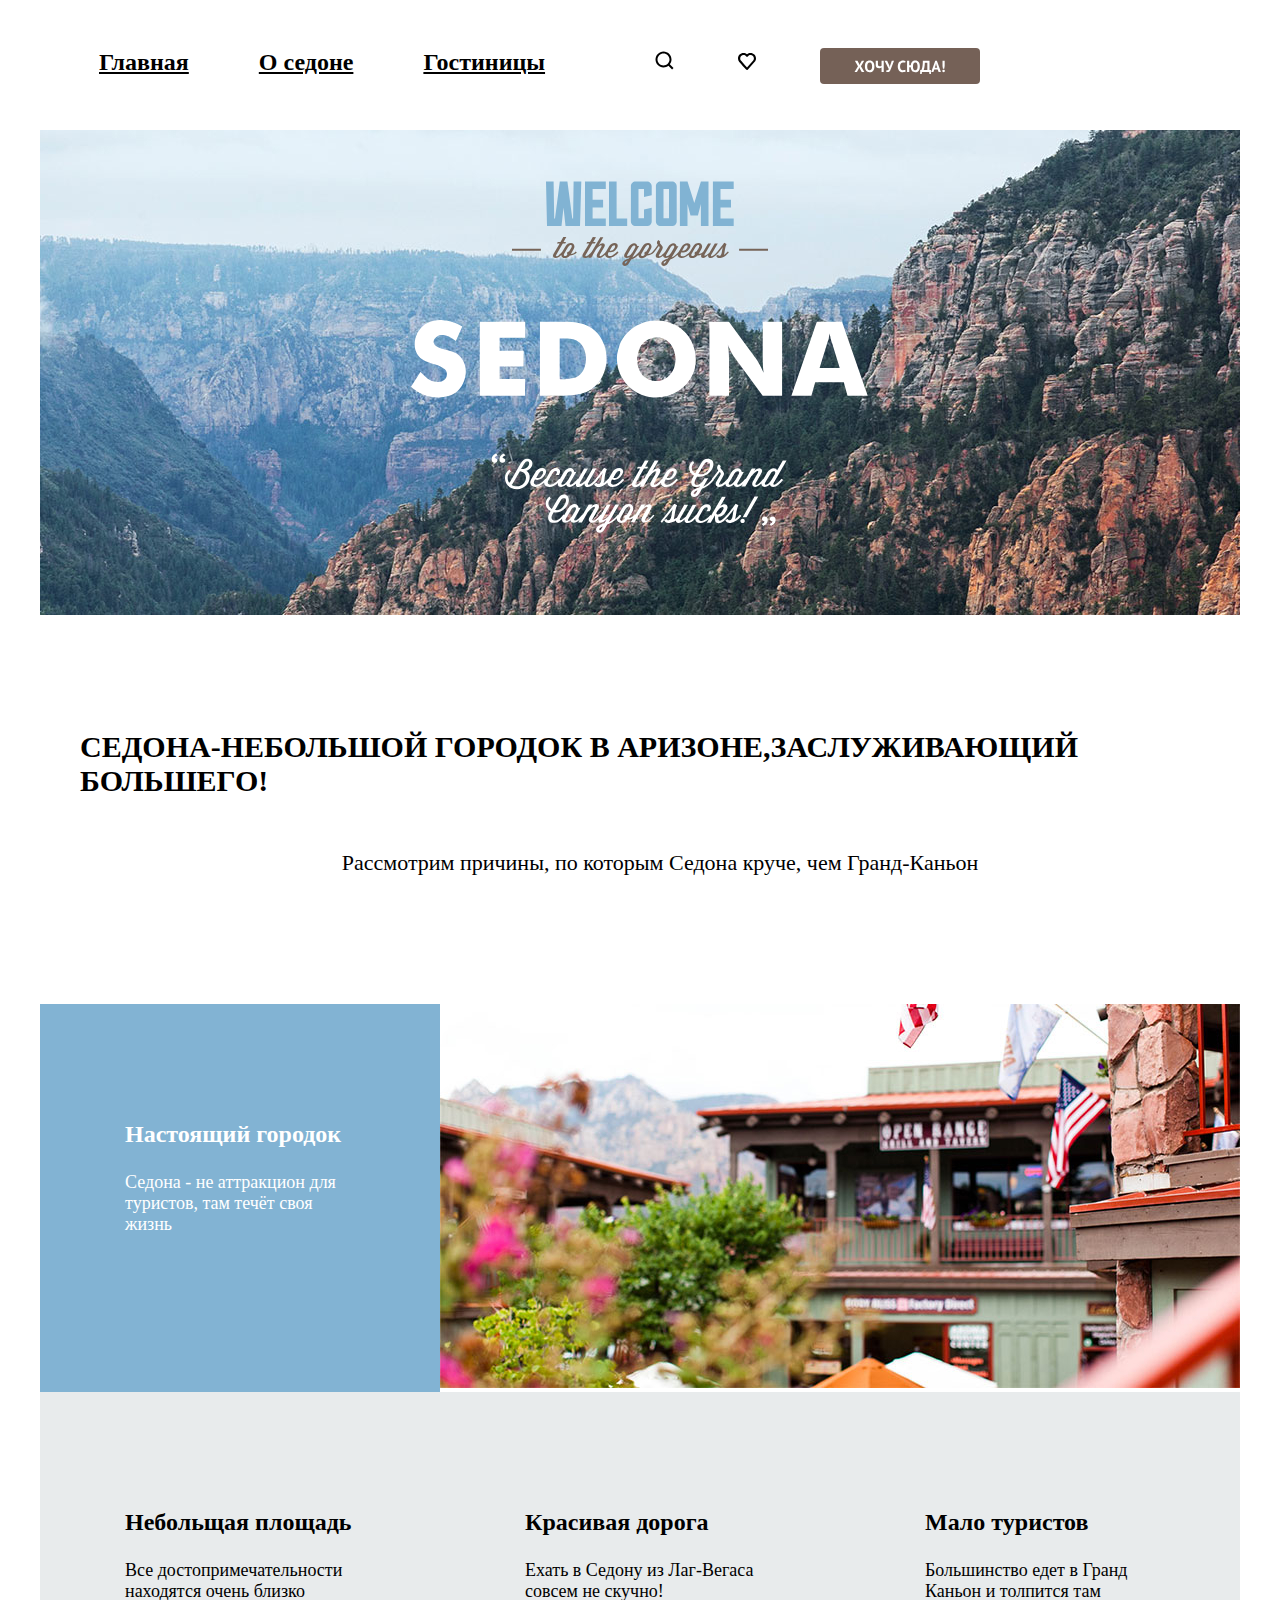
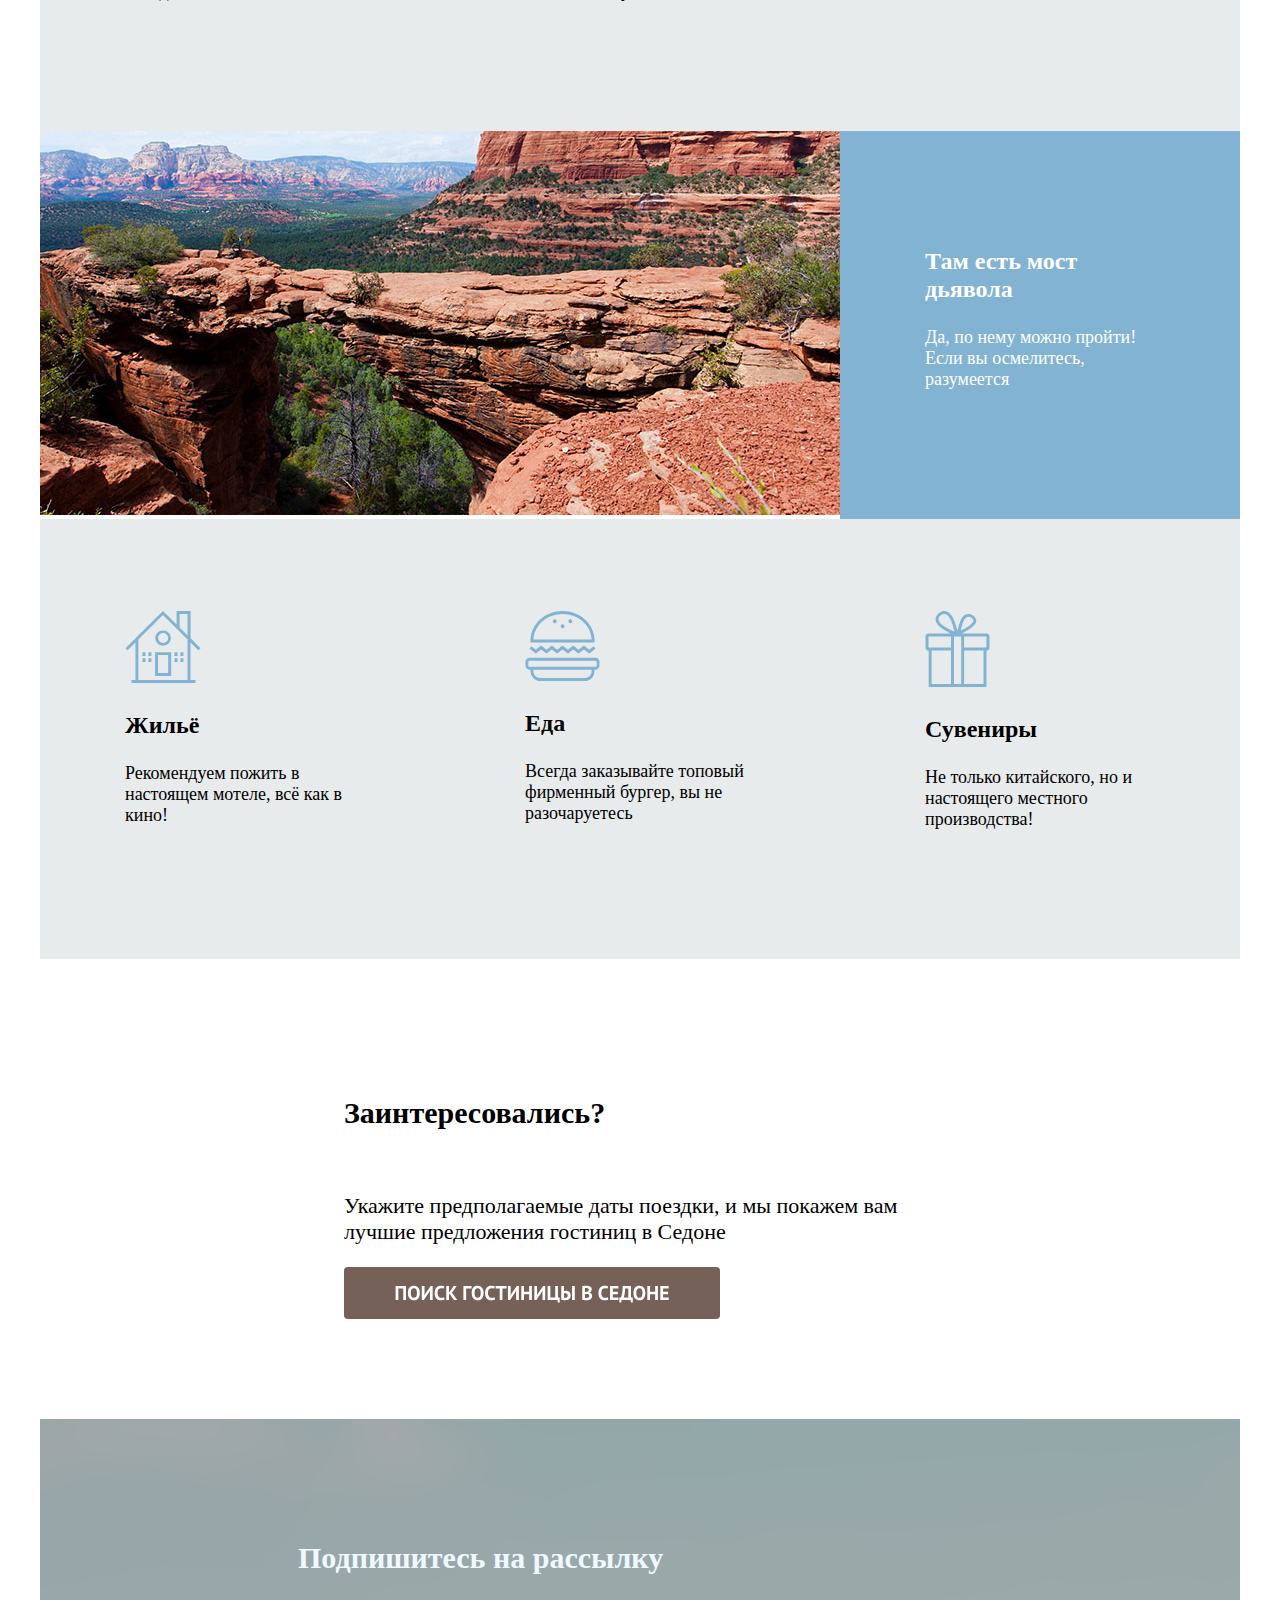
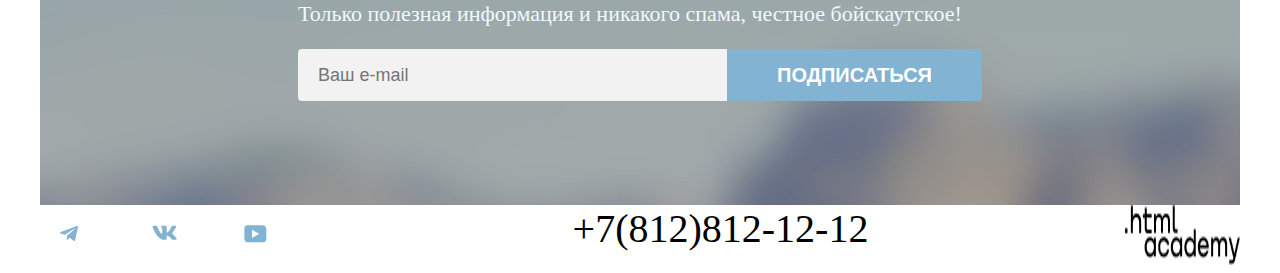
<file: index.html>
<!DOCTYPE html>
<html lang="ru">

  <head>
    <meta charset="utf-8">
    <title>HTML Academy: Седона</title>
    <link rel="stylesheet" href="styles/styles.css">
  </head>

  <body>
    <div class="wrapper">
      <header class="page-header">
        <nav class="navigation">
          <ul class="navigation-list">
            <li class="navigation-item">
              <a href="#" class="navigation-link"> Главная</a>
            </li>
            <li class="navigation-item">
              <a href="#" class="navigation-link"> О седоне</a>
            </li>
            <li class="navigation-item">
              <a href="#" class="navigation-link"> Гостиницы</a>
            </li>
          </ul>
          <ul class="menu-list">
            <li class="menu-item-icon">
              <a class="menu-link" href="#">
                <svg aria-hidden="true" focusable="false" width="19" height="19" viewBox="0 0 19 19" fill="none"
                  xmlns="http://www.w3.org/2000/svg">
                  <path
                    d="M18.5 17.0083L14.8 13.3287C15.8 12.0359 16.5 10.3453 16.5 8.4558C16.5 4.08011 12.9 0.5 8.5 0.5C4.1 0.5 0.5 4.17956 0.5 8.55525C0.5 12.9309 4.1 16.511 8.5 16.511C10.3 16.511 12 15.9144 13.4 14.8204L17.1 18.5L18.5 17.0083ZM8.5 14.5221C5.2 14.5221 2.5 11.837 2.5 8.55525C2.5 5.27348 5.2 2.5884 8.5 2.5884C11.8 2.5884 14.5 5.27348 14.5 8.55525C14.5 11.837 11.8 14.5221 8.5 14.5221Z"
                    fill="black" />
                </svg>
                <span class="visually-hidden">Поиск</span>
              </a>
            </li>
            <li class="menu-item-icon">
              <a class="menu-link" href="#">
                <svg aria-hidden="true" focusable="false" width="18" height="17" viewBox="0 0 18 17" fill="none"
                  xmlns="http://www.w3.org/2000/svg">
                  <path
                    d="M8.9 17C8.6 17 8.3 16.9 8.1 16.6C2.7 10.5 1.4 9.1 1.1 8.7C0.4 7.8 0 6.6 0 5.4C0 2.4 2.4 0 5.5 0C6.8 0 8 0.5 9 1.3C10 0.5 11.3 0 12.5 0C15.5 0 18 2.4 18 5.4C18 6.7 17.5 7.9 16.7 8.8L9.7 16.7C9.5 16.9 9.3 17 8.9 17ZM2.9 7.5C3.2 7.9 6.4 11.5 9 14.4L15.2 7.4C15.7 6.9 15.9 6.2 15.9 5.4C15.9 3.6 14.4 2.1 12.6 2.1C11.6 2.1 10.6 2.6 9.9 3.4C9.6 3.7 9.3 3.8 9 3.8C8.7 3.8 8.4 3.6 8.2 3.4C7.5 2.6 6.5 2.1 5.5 2.1C3.7 2.1 2.2 3.6 2.2 5.4C2.1 6.3 2.5 7 2.9 7.5C2.8 7.5 2.8 7.5 2.9 7.5Z"
                    fill="black" />
                </svg>
                <span class="visually-hidden">Понравилось</span>
              </a>
            </li>
            <li class="menu-item-icon">
              <a class="menu-link" href="#">
                <svg aria-hidden="true" focusable="false" width="160" height="36" viewBox="0 0 160 36" fill="none"
                  xmlns="http://www.w3.org/2000/svg">
                  <rect width="160" height="36" rx="4" fill="#756157" />
                  <path
                    d="M37.9828 18.304L34.8628 12.8H37.5028L39.2308 16.032L39.6148 17.168L39.9828 16.032L41.7908 12.8H44.1748L40.9428 18.192L44.3348 24H41.7268L39.7588 20.544L39.3268 19.36L38.9108 20.544L36.9268 24H34.5428L37.9828 18.304ZM44.8971 18.4C44.8971 16.5333 45.3077 15.0987 46.1291 14.096C46.9504 13.0827 48.1237 12.576 49.6491 12.576C50.4491 12.576 51.1477 12.7147 51.7451 12.992C52.3424 13.2693 52.8384 13.664 53.2331 14.176C53.6277 14.688 53.9211 15.3013 54.1131 16.016C54.3051 16.7307 54.4011 17.5253 54.4011 18.4C54.4011 20.2667 53.9851 21.7067 53.1531 22.72C52.3317 23.7227 51.1637 24.224 49.6491 24.224C48.8384 24.224 48.1344 24.0853 47.5371 23.808C46.9397 23.5307 46.4437 23.136 46.0491 22.624C45.6651 22.112 45.3771 21.4987 45.1851 20.784C44.9931 20.0693 44.8971 19.2747 44.8971 18.4ZM47.2011 18.4C47.2011 18.9653 47.2491 19.488 47.3451 19.968C47.4411 20.4373 47.5851 20.8427 47.7771 21.184C47.9797 21.5253 48.2357 21.792 48.5451 21.984C48.8544 22.176 49.2224 22.272 49.6491 22.272C50.4277 22.272 51.0304 21.968 51.4571 21.36C51.8837 20.752 52.0971 19.7653 52.0971 18.4C52.0971 17.856 52.0491 17.3493 51.9531 16.88C51.8677 16.4107 51.7291 16 51.5371 15.648C51.3451 15.296 51.0944 15.024 50.7851 14.832C50.4757 14.6293 50.0971 14.528 49.6491 14.528C48.8704 14.528 48.2677 14.8427 47.8411 15.472C47.4144 16.0907 47.2011 17.0667 47.2011 18.4ZM57.9358 12.8V16.352C57.9358 16.992 58.0585 17.472 58.3038 17.792C58.5598 18.1013 58.9758 18.256 59.5518 18.256C59.9571 18.256 60.3358 18.2133 60.6878 18.128C61.0505 18.032 61.3385 17.8933 61.5518 17.712V12.8H63.7438V24H61.5518V19.488C61.2745 19.648 60.9011 19.7973 60.4318 19.936C59.9731 20.064 59.4238 20.128 58.7838 20.128C58.3358 20.128 57.9251 20.0747 57.5518 19.968C57.1891 19.8507 56.8691 19.6693 56.5918 19.424C56.3251 19.168 56.1171 18.848 55.9678 18.464C55.8185 18.0693 55.7438 17.5947 55.7438 17.04V12.8H57.9358ZM69.4149 17.744L69.7349 19.2H69.8309L70.0869 17.696L71.7669 12.8H74.0229L71.0469 20.544C70.8123 21.152 70.5829 21.68 70.3589 22.128C70.1456 22.576 69.9109 22.9493 69.6549 23.248C69.4096 23.536 69.1323 23.7547 68.8229 23.904C68.5136 24.0427 68.1509 24.112 67.7349 24.112C67.3829 24.112 67.0949 24.0853 66.8709 24.032C66.6576 23.9893 66.4229 23.888 66.1669 23.728L66.7269 21.952C66.9083 22.048 67.0736 22.1067 67.2229 22.128C67.3723 22.1493 67.5323 22.16 67.7029 22.16C68.2043 22.16 68.5563 21.7653 68.7589 20.976L64.5669 12.8H67.1429L69.4149 17.744ZM85.7081 23.536C85.3667 23.7813 84.9294 23.9573 84.3961 24.064C83.8734 24.1707 83.3347 24.224 82.7801 24.224C82.1081 24.224 81.4681 24.1227 80.8601 23.92C80.2627 23.7067 79.7347 23.3707 79.2761 22.912C78.8174 22.4427 78.4494 21.84 78.1721 21.104C77.9054 20.3573 77.7721 19.456 77.7721 18.4C77.7721 17.3013 77.9214 16.384 78.2201 15.648C78.5294 14.9013 78.9241 14.304 79.4041 13.856C79.8947 13.3973 80.4387 13.072 81.0361 12.88C81.6334 12.6773 82.2307 12.576 82.8281 12.576C83.4681 12.576 84.0067 12.6187 84.4441 12.704C84.8921 12.7893 85.2601 12.8907 85.5481 13.008L85.1161 14.864C84.8707 14.7467 84.5774 14.6613 84.2361 14.608C83.9054 14.5547 83.5001 14.528 83.0201 14.528C82.1347 14.528 81.4201 14.8427 80.8761 15.472C80.3427 16.1013 80.0761 17.0773 80.0761 18.4C80.0761 18.976 80.1401 19.504 80.2681 19.984C80.3961 20.4533 80.5881 20.8587 80.8441 21.2C81.1107 21.5307 81.4361 21.792 81.8201 21.984C82.2147 22.1653 82.6681 22.256 83.1801 22.256C83.6601 22.256 84.0654 22.208 84.3961 22.112C84.7267 22.016 85.0147 21.8933 85.2601 21.744L85.7081 23.536ZM89.2536 17.36H90.7416C90.8802 15.8347 91.3282 14.656 92.0856 13.824C92.8429 12.992 93.9042 12.576 95.2696 12.576C96.0802 12.576 96.7736 12.7147 97.3496 12.992C97.9256 13.2693 98.3949 13.664 98.7576 14.176C99.1309 14.688 99.4029 15.3013 99.5736 16.016C99.7549 16.7307 99.8456 17.5253 99.8456 18.4C99.8456 20.2667 99.4616 21.7067 98.6936 22.72C97.9256 23.7227 96.7842 24.224 95.2696 24.224C94.5656 24.224 93.9416 24.1067 93.3976 23.872C92.8642 23.6373 92.4109 23.3067 92.0376 22.88C91.6642 22.4533 91.3709 21.936 91.1576 21.328C90.9442 20.72 90.8056 20.048 90.7416 19.312H89.2536V24H87.0616V12.8H89.2536V17.36ZM92.9816 18.4C92.9816 18.9653 93.0189 19.488 93.0936 19.968C93.1789 20.4373 93.3069 20.8427 93.4776 21.184C93.6589 21.5253 93.8936 21.792 94.1816 21.984C94.4802 22.176 94.8429 22.272 95.2696 22.272C96.0482 22.272 96.6189 21.968 96.9816 21.36C97.3549 20.752 97.5416 19.7653 97.5416 18.4C97.5416 17.856 97.5042 17.3493 97.4296 16.88C97.3656 16.4107 97.2482 16 97.0776 15.648C96.9069 15.296 96.6722 15.024 96.3736 14.832C96.0856 14.6293 95.7176 14.528 95.2696 14.528C94.5016 14.528 93.9256 14.8427 93.5416 15.472C93.1682 16.0907 92.9816 17.0667 92.9816 18.4ZM110.948 26H109.396L109.156 24H101.956L101.716 26H100.164V22.048H101.348C101.423 21.9307 101.545 21.6693 101.716 21.264C101.887 20.8587 102.057 20.288 102.228 19.552C102.399 18.8053 102.543 17.8773 102.66 16.768C102.777 15.648 102.831 14.3253 102.82 12.8H109.524V22.048H110.948V26ZM107.332 22.048V14.752H104.852C104.788 16.6507 104.633 18.208 104.388 19.424C104.153 20.6293 103.913 21.504 103.668 22.048H107.332ZM117.707 21.52H114.267L113.419 24H111.227L115.259 12.72H116.875L120.907 24H118.603L117.707 21.52ZM114.827 19.76H117.227L116.395 17.264L116.059 15.504H115.979L115.643 17.28L114.827 19.76ZM122.514 12.8H124.658V18.064L124.242 20.672H122.93L122.514 18.064V12.8ZM122.29 22.944C122.29 22.5707 122.407 22.2773 122.642 22.064C122.877 21.84 123.186 21.728 123.57 21.728C123.975 21.728 124.295 21.84 124.53 22.064C124.765 22.2773 124.882 22.5707 124.882 22.944C124.882 23.3173 124.765 23.616 124.53 23.84C124.295 24.064 123.975 24.176 123.57 24.176C123.186 24.176 122.877 24.064 122.642 23.84C122.407 23.616 122.29 23.3173 122.29 22.944Z"
                    fill="white" />
                </svg>
                <span class="visually-hidden">ХОЧУ СЮДА!</span>
              </a>
            </li>
          </ul>
        </nav>
      </header>

      <main class="main-page">
        <h1 class="visually-hidden">Sedona</h1>
        <section class="intro"> <img class="intro-img" src="images/welcome.svg" width="458" height="352"
            alt="Welcome Sedona"></section>
        <section>
          <ul class="text-logo">
            <p class="logo-text-big">СЕДОНА-НЕБОЛЬШОЙ ГОРОДОК В АРИЗОНЕ,ЗАСЛУЖИВАЮЩИЙ БОЛЬШЕГО!</p>
            <p class="logo-text">Рассмотрим причины, по которым Седона круче, чем Гранд-Каньон</p>
          </ul>
          <h2 class="visually-hidden">Причины поездки в Седону</h2>
          <ul class="advantages-list">
            <li class="advantages-item-blue">
              <h3 class="advantages-title">Настоящий городок</h3>
              <p class="advantages-description">Седона - не аттракцион для туристов, там течёт своя жизнь</p>
            </li>
            <li class="advantages-img">
              <img src="images/small-country.jpg" width="800" height="384" alt="Небольшой городок Седона">
            </li>
            <li class="advantages-item">
              <h3 class="advantages-title">Небольщая площадь</h3>
              <p class="advantages-description">Все достопримечательности находятся очень близко</p>
            </li>
            <li class="advantages-item">
              <h3 class="advantages-title">Красивая дорога</h3>
              <p class="advantages-description">Ехать в Седону из Лаг-Вегаса совсем не скучно!</p>
            </li>
            <li class="advantages-item">
              <h3 class="advantages-title">Мало туристов</h3>
              <p class="advantages-description">Большинство едет в Гранд Каньон и толпится там</p>
            </li>
            <li class="advantages-img">
              <img src="images/photo-mountains.jpg" width="800" height="384">
            </li>
            <li class="advantages-item-blue">
              <h3 class="advantages-title">Там есть мост дьявола</h3>
              <p class="advantages-description">Да, по нему можно пройти! Если вы осмелитесь, разумеется</p>
            </li>
            <li class="advantages-item">
              <svg aria-hidden="true" focusable="false" width="76" height="72" fill="none"
                xmlns="http://www.w3.org/2000/svg">
                <path d="M30.1185 65h16.0642V41.2H30.1185V65Zm2.9116-20.9h10.1406v18H33.0301v-18Z" fill="#83B3D3" />
                <path
                  d="M73.3916 39.3 75.5 37.2l-9.9398-9.9V0H51.6044v13.6L37.9498 0 .5 37.2l2.10843 2.1 7.83137-7.8v37.6H6.42369V72H70.5803v-2.9h-5.1205V31.5l7.9318 7.8ZM62.5482 69.1H13.3514V28.5L37.9498 4.1l24.5984 24.4v40.6Zm0-44.7-7.9317-7.9V2.9h7.9317v21.5Z"
                  fill="#83B3D3" />
                <path
                  d="M30.3193 27.1c0 4.3 3.514 7.7 7.7309 7.7 4.3173 0 7.8313-3.5 7.8313-7.7 0-4.3-3.514-7.7-7.8313-7.7-4.2169 0-7.7309 3.4-7.7309 7.7Zm7.8313-5c2.7108 0 5.0201 2.2 5.0201 4.9s-2.2089 4.9-5.0201 4.9c-2.7108 0-5.0201-2.2-5.0201-4.9s2.2089-4.9 5.0201-4.9ZM20.4799 41.2h-3.012v3.9h3.012v-3.9ZM26.4036 41.2h-3.012v3.9h3.012v-3.9ZM20.4799 47.2h-3.012v3.9h3.012v-3.9ZM26.4036 47.2h-3.012v3.9h3.012v-3.9ZM52.508 41.2h-3.012v3.9h3.012v-3.9ZM58.4317 41.2h-3.012v3.9h3.012v-3.9ZM52.508 47.2h-3.012v3.9h3.012v-3.9ZM58.4317 47.2h-3.012v3.9h3.012v-3.9Z"
                  fill="#83B3D3" />
              </svg>
              <h3 class="advantages-title">Жильё</h3>
              <p class="advantages-description">Рекомендуем пожить в настоящем мотеле, всё как в кино!</p>
            </li>
            <li class="advantages-item">
              <svg aria-hidden="true" focusable="false" width="75" height="70" viewBox="0 0 75 70" fill="none"
                xmlns="http://www.w3.org/2000/svg">
                <path
                  d="M70.5757 46.7H4.6103C2.30452 46.7 0.5 48.6 0.5 51V54.5C0.5 56.9 2.40477 58.8 4.6103 58.8H5.51257V59.9C5.51257 65.4 9.82337 70 15.1367 70H59.8488C65.1621 70 69.4729 65.5 69.4729 59.9V58.8H70.3752C72.681 58.8 74.4855 56.9 74.4855 54.5V51C74.686 48.7 72.7812 46.7 70.5757 46.7ZM66.6659 59.9C66.6659 63.8 63.6583 66.9 59.949 66.9H15.1367C11.4274 66.9 8.41985 63.7 8.41985 59.9V58.8H66.6659V59.9ZM71.7787 54.5C71.7787 55.2 71.1772 55.8 70.5757 55.8H4.51005C3.80829 55.8 3.30704 55.2 3.30704 54.5V51C3.30704 50.3 3.90855 49.7 4.51005 49.7H70.4754C71.1772 49.7 71.6784 50.3 71.6784 51C71.7787 51 71.7787 54.5 71.7787 54.5Z"
                  fill="#83B3D3" />
                <path
                  d="M16.1392 38.4L21.5528 42.5L26.8661 38.4L32.1794 42.5L37.4927 38.4L42.9063 42.5L48.2196 38.4L53.5329 42.5L58.9465 38.4L64.2598 42.5L70.4754 37.8L68.7711 35.3L64.2598 38.7L58.9465 34.6L53.5329 38.7L48.2196 34.6L42.9063 38.7L37.4927 34.6L32.1794 38.7L26.8661 34.6L21.5528 38.7L16.1392 34.6L10.8259 38.7L6.31458 35.3L4.6103 37.8L10.8259 42.5L16.1392 38.4Z"
                  fill="#83B3D3" />
                <path
                  d="M8.52011 31.5H69.4729C69.4729 30.9 69.5732 30.3 69.5732 29.6C69.5732 29.2 69.5732 28.8 69.5732 28.4C68.8714 12.7 54.8362 0 37.593 0C20.2495 0 6.21432 12.7 5.51257 28.5C5.51257 28.9 5.51257 29.3 5.51257 29.7C5.51257 30.3 5.50815 30.9 5.6084 31.5H8.52011ZM37.593 3C53.2322 3 66.0644 14.3 66.6659 28.5H8.52011C9.12161 14.4 21.9538 3 37.593 3Z"
                  fill="#83B3D3" />
                <path
                  d="M37.593 17.3C38.645 17.3 39.4978 16.4046 39.4978 15.3C39.4978 14.1954 38.645 13.3 37.593 13.3C36.541 13.3 35.6882 14.1954 35.6882 15.3C35.6882 16.4046 36.541 17.3 37.593 17.3Z"
                  fill="#83B3D3" />
                <path
                  d="M29.7734 12.2C30.8254 12.2 31.6782 11.3046 31.6782 10.2C31.6782 9.09543 30.8254 8.2 29.7734 8.2C28.7214 8.2 27.8686 9.09543 27.8686 10.2C27.8686 11.3046 28.7214 12.2 29.7734 12.2Z"
                  fill="#83B3D3" />
                <path
                  d="M45.3123 12.2C46.3643 12.2 47.2171 11.3046 47.2171 10.2C47.2171 9.09543 46.3643 8.2 45.3123 8.2C44.2604 8.2 43.4076 9.09543 43.4076 10.2C43.4076 11.3046 44.2604 12.2 45.3123 12.2Z"
                  fill="#83B3D3" />
              </svg>

              <h3 class="advantages-title">Еда</h3>
              <p class="advantages-description">Всегда заказывайте топовый фирменный бургер, вы не разочаруетесь</p>
            </li>
            <li class="advantages-item">
              <svg aria-hidden="true" focusable="false" width="65" height="76" fill="none"
                xmlns="http://www.w3.org/2000/svg">
                <path
                  d="M61.6 22.4625H36.8c13.8-6.9049 14.9-11.3079 14.4-13.70962-1.2-4.00281-5.7-7.00491-10-5.40379-5.6 2.10147-7.1 10.40731-8.6 16.41151-2-6.1043-3.8-13.80969-8.2-17.71242C23.1.947407 21.3-.253434 18.6.0467764 14.6.447057 8.8 5.45056 11.1 11.0545c2.3 5.4038 9.7 8.8062 14.6 11.5081H3.4c-1.6 0-2.9 1.3009-2.9 2.902v11.3079c0 1.6011 1.3 2.902 2.9 2.902h.3V76h57.8V39.5745h.1c1.6 0 2.9-1.3009 2.9-2.9021V25.3645c0-1.6011-1.3-2.902-2.9-2.902ZM42.9 5.85084c2.1-.30021 5 1.30092 5.3 3.20225.4 2.80201-3.4 5.30371-5.1 6.40451-2.5 1.7012-4.9 2.6018-7.3 4.1028.9-3.7025 2.5-13.00907 7.1-13.70956ZM20 15.8579c-2.2-1.5011-6.5-4.4031-6.4-7.80551.1-3.60253 5.7-6.60463 8.8-3.90274 3.9 3.40238 5.7 11.10775 7.1 16.61165-3.2-1.5011-6.3-2.802-9.5-4.9034Zm6 57.14H6.6V39.5745H26v33.4234Zm0-36.5256H3.5V25.4646H26v11.0077Zm10.2 0v36.5256H29V25.5647h7.2v10.9076Zm22.3 36.5256H39.1V39.5745h19.4v33.4234Zm2.9-36.5256H39.1V25.4646h22.3v11.0077Z"
                  fill="#83B3D3" />
              </svg>
              <h3 class="advantages-title">Сувениры</h3>
              <p class="advantages-description">Не только китайского, но и настоящего местного производства!</p>
            </li>
          </ul>
        </section>
        <section class="interesting">
          <h4 class="interesting-title">Заинтересовались?</h4>
          <p class="interesing-prg">Укажите предполагаемые даты поездки, и мы покажем вам лучшие предложения гостиниц в
            Седоне</p>
          <a class="button" href="#">
            <svg aria-hidden="true" focusable="false" width="376" height="52" viewBox="0 0 376 52" fill="none"
              xmlns="http://www.w3.org/2000/svg">
              <rect width="376" height="52" rx="4" fill="#756157" />
              <path
                d="M59.2521 21.44H54.3521V33H51.6121V19H61.9921V33H59.2521V21.44ZM63.9455 26C63.9455 23.6667 64.4589 21.8733 65.4855 20.62C66.5122 19.3533 67.9789 18.72 69.8855 18.72C70.8855 18.72 71.7589 18.8933 72.5055 19.24C73.2522 19.5867 73.8722 20.08 74.3655 20.72C74.8589 21.36 75.2255 22.1267 75.4655 23.02C75.7055 23.9133 75.8255 24.9067 75.8255 26C75.8255 28.3333 75.3055 30.1333 74.2655 31.4C73.2389 32.6533 71.7789 33.28 69.8855 33.28C68.8722 33.28 67.9922 33.1067 67.2455 32.76C66.4989 32.4133 65.8789 31.92 65.3855 31.28C64.9055 30.64 64.5455 29.8733 64.3055 28.98C64.0655 28.0867 63.9455 27.0933 63.9455 26ZM66.8255 26C66.8255 26.7067 66.8855 27.36 67.0055 27.96C67.1255 28.5467 67.3055 29.0533 67.5455 29.48C67.7989 29.9067 68.1189 30.24 68.5055 30.48C68.8922 30.72 69.3522 30.84 69.8855 30.84C70.8589 30.84 71.6122 30.46 72.1455 29.7C72.6789 28.94 72.9455 27.7067 72.9455 26C72.9455 25.32 72.8855 24.6867 72.7655 24.1C72.6589 23.5133 72.4855 23 72.2455 22.56C72.0055 22.12 71.6922 21.78 71.3055 21.54C70.9189 21.2867 70.4455 21.16 69.8855 21.16C68.9122 21.16 68.1589 21.5533 67.6255 22.34C67.0922 23.1133 66.8255 24.3333 66.8255 26ZM85.944 25.24L86.104 23.42H86.004L85.064 25.3L79.844 33H77.784V19H80.524V26.62L80.324 28.5H80.444L81.424 26.56L86.644 19H88.684V33H85.944V25.24ZM100.584 32.42C100.158 32.7267 99.611 32.9467 98.9443 33.08C98.291 33.2133 97.6176 33.28 96.9243 33.28C96.0843 33.28 95.2843 33.1533 94.5243 32.9C93.7776 32.6333 93.1176 32.2133 92.5443 31.64C91.971 31.0533 91.511 30.3 91.1643 29.38C90.831 28.4467 90.6643 27.32 90.6643 26C90.6643 24.6267 90.851 23.48 91.2243 22.56C91.611 21.6267 92.1043 20.88 92.7043 20.32C93.3176 19.7467 93.9976 19.34 94.7443 19.1C95.491 18.8467 96.2376 18.72 96.9843 18.72C97.7843 18.72 98.4576 18.7733 99.0043 18.88C99.5643 18.9867 100.024 19.1133 100.384 19.26L99.8443 21.58C99.5376 21.4333 99.171 21.3267 98.7443 21.26C98.331 21.1933 97.8243 21.16 97.2243 21.16C96.1176 21.16 95.2243 21.5533 94.5443 22.34C93.8776 23.1267 93.5443 24.3467 93.5443 26C93.5443 26.72 93.6243 27.38 93.7843 27.98C93.9443 28.5667 94.1843 29.0733 94.5043 29.5C94.8376 29.9133 95.2443 30.24 95.7243 30.48C96.2176 30.7067 96.7843 30.82 97.4243 30.82C98.0243 30.82 98.531 30.76 98.9443 30.64C99.3576 30.52 99.7176 30.3667 100.024 30.18L100.584 32.42ZM105.736 27.02H105.016V33H102.276V19H105.016V25.2L105.656 24.92L109.516 19H112.636L108.556 24.88L107.476 25.64L108.596 26.42L113.256 33H109.876L105.736 27.02ZM127.545 21.44H122.145V33H119.405V19H127.545V21.44ZM127.696 26C127.696 23.6667 128.209 21.8733 129.236 20.62C130.262 19.3533 131.729 18.72 133.636 18.72C134.636 18.72 135.509 18.8933 136.256 19.24C137.002 19.5867 137.622 20.08 138.116 20.72C138.609 21.36 138.976 22.1267 139.216 23.02C139.456 23.9133 139.576 24.9067 139.576 26C139.576 28.3333 139.056 30.1333 138.016 31.4C136.989 32.6533 135.529 33.28 133.636 33.28C132.622 33.28 131.742 33.1067 130.996 32.76C130.249 32.4133 129.629 31.92 129.136 31.28C128.656 30.64 128.296 29.8733 128.056 28.98C127.816 28.0867 127.696 27.0933 127.696 26ZM130.576 26C130.576 26.7067 130.636 27.36 130.756 27.96C130.876 28.5467 131.056 29.0533 131.296 29.48C131.549 29.9067 131.869 30.24 132.256 30.48C132.642 30.72 133.102 30.84 133.636 30.84C134.609 30.84 135.362 30.46 135.896 29.7C136.429 28.94 136.696 27.7067 136.696 26C136.696 25.32 136.636 24.6867 136.516 24.1C136.409 23.5133 136.236 23 135.996 22.56C135.756 22.12 135.442 21.78 135.056 21.54C134.669 21.2867 134.196 21.16 133.636 21.16C132.662 21.16 131.909 21.5533 131.376 22.34C130.842 23.1133 130.576 24.3333 130.576 26ZM151.014 32.42C150.587 32.7267 150.041 32.9467 149.374 33.08C148.721 33.2133 148.047 33.28 147.354 33.28C146.514 33.28 145.714 33.1533 144.954 32.9C144.207 32.6333 143.547 32.2133 142.974 31.64C142.401 31.0533 141.941 30.3 141.594 29.38C141.261 28.4467 141.094 27.32 141.094 26C141.094 24.6267 141.281 23.48 141.654 22.56C142.041 21.6267 142.534 20.88 143.134 20.32C143.747 19.7467 144.427 19.34 145.174 19.1C145.921 18.8467 146.667 18.72 147.414 18.72C148.214 18.72 148.887 18.7733 149.434 18.88C149.994 18.9867 150.454 19.1133 150.814 19.26L150.274 21.58C149.967 21.4333 149.601 21.3267 149.174 21.26C148.761 21.1933 148.254 21.16 147.654 21.16C146.547 21.16 145.654 21.5533 144.974 22.34C144.307 23.1267 143.974 24.3467 143.974 26C143.974 26.72 144.054 27.38 144.214 27.98C144.374 28.5667 144.614 29.0733 144.934 29.5C145.267 29.9133 145.674 30.24 146.154 30.48C146.647 30.7067 147.214 30.82 147.854 30.82C148.454 30.82 148.961 30.76 149.374 30.64C149.787 30.52 150.147 30.3667 150.454 30.18L151.014 32.42ZM162.529 21.44H158.449V33H155.709V21.44H151.609V19H162.529V21.44ZM172.116 25.24L172.276 23.42H172.176L171.236 25.3L166.016 33H163.956V19H166.696V26.62L166.496 28.5H166.616L167.596 26.56L172.816 19H174.856V33H172.116V25.24ZM185.136 27.14H180.016V33H177.276V19H180.016V24.7H185.136V19H187.876V33H185.136V27.14ZM198.464 25.24L198.624 23.42H198.524L197.584 25.3L192.364 33H190.304V19H193.044V26.62L192.844 28.5H192.964L193.944 26.56L199.164 19H201.204V33H198.464V25.24ZM215.724 35.5H213.784L213.484 33H203.624V19H206.364V30.56H211.184V19H213.924V30.56H215.724V35.5ZM228.057 19H230.797V33H228.057V19ZM217.257 19H219.997V24.02C220.143 23.9933 220.377 23.96 220.697 23.92C221.017 23.88 221.33 23.86 221.637 23.86C222.303 23.86 222.937 23.9267 223.537 24.06C224.15 24.1933 224.683 24.4333 225.137 24.78C225.59 25.1133 225.95 25.5733 226.217 26.16C226.483 26.7333 226.617 27.46 226.617 28.34C226.617 29.9667 226.143 31.1867 225.197 32C224.25 32.8 222.843 33.2 220.977 33.2C220.79 33.2 220.55 33.1933 220.257 33.18C219.963 33.18 219.643 33.1667 219.297 33.14C218.963 33.1133 218.617 33.08 218.257 33.04C217.897 33 217.563 32.94 217.257 32.86V19ZM221.177 30.76C221.937 30.76 222.55 30.5867 223.017 30.24C223.497 29.88 223.737 29.2867 223.737 28.46C223.737 28.02 223.67 27.66 223.537 27.38C223.403 27.1 223.223 26.88 222.997 26.72C222.77 26.56 222.503 26.4533 222.197 26.4C221.89 26.3333 221.557 26.3 221.197 26.3C221.01 26.3 220.79 26.32 220.537 26.36C220.283 26.3867 220.103 26.42 219.997 26.46V30.64C220.143 30.68 220.317 30.7133 220.517 30.74C220.73 30.7533 220.95 30.76 221.177 30.76ZM247.692 22.26C247.692 22.6067 247.646 22.9533 247.552 23.3C247.472 23.6467 247.332 23.9667 247.132 24.26C246.932 24.54 246.672 24.7933 246.352 25.02C246.032 25.2333 245.646 25.3933 245.192 25.5V25.62C245.592 25.6867 245.972 25.8 246.332 25.96C246.692 26.12 247.006 26.34 247.272 26.62C247.539 26.9 247.746 27.24 247.892 27.64C248.052 28.04 248.132 28.5133 248.132 29.06C248.132 29.78 247.979 30.4067 247.672 30.94C247.366 31.46 246.952 31.8867 246.432 32.22C245.926 32.5533 245.346 32.8 244.692 32.96C244.039 33.12 243.366 33.2 242.672 33.2C242.446 33.2 242.152 33.2 241.792 33.2C241.446 33.2 241.066 33.1867 240.652 33.16C240.252 33.1467 239.839 33.12 239.412 33.08C238.999 33.04 238.619 32.98 238.272 32.9V19.1C238.526 19.06 238.812 19.02 239.132 18.98C239.466 18.94 239.819 18.9067 240.192 18.88C240.566 18.8533 240.946 18.8333 241.332 18.82C241.732 18.8067 242.126 18.8 242.512 18.8C243.166 18.8 243.799 18.8533 244.412 18.96C245.039 19.0533 245.592 19.2267 246.072 19.48C246.566 19.7333 246.959 20.0867 247.252 20.54C247.546 20.9933 247.692 21.5667 247.692 22.26ZM242.692 30.94C243.026 30.94 243.346 30.9 243.652 30.82C243.972 30.74 244.252 30.62 244.492 30.46C244.732 30.2867 244.926 30.0733 245.072 29.82C245.219 29.5667 245.292 29.2667 245.292 28.92C245.292 28.48 245.206 28.1333 245.032 27.88C244.859 27.6267 244.632 27.4333 244.352 27.3C244.072 27.1533 243.759 27.06 243.412 27.02C243.066 26.98 242.719 26.96 242.372 26.96H240.912V30.82C240.979 30.8467 241.086 30.8667 241.232 30.88C241.379 30.8933 241.532 30.9067 241.692 30.92C241.866 30.92 242.039 30.9267 242.212 30.94C242.399 30.94 242.559 30.94 242.692 30.94ZM241.792 24.88C241.979 24.88 242.192 24.8733 242.432 24.86C242.686 24.8467 242.892 24.8267 243.052 24.8C243.559 24.64 243.992 24.4 244.352 24.08C244.726 23.76 244.912 23.34 244.912 22.82C244.912 22.4733 244.846 22.1867 244.712 21.96C244.579 21.7333 244.399 21.5533 244.172 21.42C243.959 21.2867 243.712 21.1933 243.432 21.14C243.152 21.0867 242.859 21.06 242.552 21.06C242.206 21.06 241.886 21.0667 241.592 21.08C241.299 21.0933 241.072 21.1133 240.912 21.14V24.88H241.792ZM264.373 32.42C263.947 32.7267 263.4 32.9467 262.733 33.08C262.08 33.2133 261.407 33.28 260.713 33.28C259.873 33.28 259.073 33.1533 258.313 32.9C257.567 32.6333 256.907 32.2133 256.333 31.64C255.76 31.0533 255.3 30.3 254.953 29.38C254.62 28.4467 254.453 27.32 254.453 26C254.453 24.6267 254.64 23.48 255.013 22.56C255.4 21.6267 255.893 20.88 256.493 20.32C257.107 19.7467 257.787 19.34 258.533 19.1C259.28 18.8467 260.027 18.72 260.773 18.72C261.573 18.72 262.247 18.7733 262.793 18.88C263.353 18.9867 263.813 19.1133 264.173 19.26L263.633 21.58C263.327 21.4333 262.96 21.3267 262.533 21.26C262.12 21.1933 261.613 21.16 261.013 21.16C259.907 21.16 259.013 21.5533 258.333 22.34C257.667 23.1267 257.333 24.3467 257.333 26C257.333 26.72 257.413 27.38 257.573 27.98C257.733 28.5667 257.973 29.0733 258.293 29.5C258.627 29.9133 259.033 30.24 259.513 30.48C260.007 30.7067 260.573 30.82 261.213 30.82C261.813 30.82 262.32 30.76 262.733 30.64C263.147 30.52 263.507 30.3667 263.813 30.18L264.373 32.42ZM266.065 19H274.365V21.44H268.805V24.7H273.865V27.14H268.805V30.56H274.465V33H266.065V19ZM288.794 35.5H286.854L286.554 33H277.554L277.254 35.5H275.314V30.56H276.794C276.888 30.4133 277.041 30.0867 277.254 29.58C277.468 29.0733 277.681 28.36 277.894 27.44C278.108 26.5067 278.288 25.3467 278.434 23.96C278.581 22.56 278.648 20.9067 278.634 19H287.014V30.56H288.794V35.5ZM284.274 30.56V21.44H281.174C281.094 23.8133 280.901 25.76 280.594 27.28C280.301 28.7867 280.001 29.88 279.694 30.56H284.274ZM289.473 26C289.473 23.6667 289.986 21.8733 291.013 20.62C292.04 19.3533 293.506 18.72 295.413 18.72C296.413 18.72 297.286 18.8933 298.033 19.24C298.78 19.5867 299.4 20.08 299.893 20.72C300.386 21.36 300.753 22.1267 300.993 23.02C301.233 23.9133 301.353 24.9067 301.353 26C301.353 28.3333 300.833 30.1333 299.793 31.4C298.766 32.6533 297.306 33.28 295.413 33.28C294.4 33.28 293.52 33.1067 292.773 32.76C292.026 32.4133 291.406 31.92 290.913 31.28C290.433 30.64 290.073 29.8733 289.833 28.98C289.593 28.0867 289.473 27.0933 289.473 26ZM292.353 26C292.353 26.7067 292.413 27.36 292.533 27.96C292.653 28.5467 292.833 29.0533 293.073 29.48C293.326 29.9067 293.646 30.24 294.033 30.48C294.42 30.72 294.88 30.84 295.413 30.84C296.386 30.84 297.14 30.46 297.673 29.7C298.206 28.94 298.473 27.7067 298.473 26C298.473 25.32 298.413 24.6867 298.293 24.1C298.186 23.5133 298.013 23 297.773 22.56C297.533 22.12 297.22 21.78 296.833 21.54C296.446 21.2867 295.973 21.16 295.413 21.16C294.44 21.16 293.686 21.5533 293.153 22.34C292.62 23.1133 292.353 24.3333 292.353 26ZM311.171 27.14H306.051V33H303.311V19H306.051V24.7H311.171V19H313.911V33H311.171V27.14ZM316.339 19H324.639V21.44H319.079V24.7H324.139V27.14H319.079V30.56H324.739V33H316.339V19Z"
                fill="white" />
            </svg>
          </a>
        </section>
        <section class="mailing">
          <h2 class="page-footer-title">Подпишитесь на рассылку</h2>
          <p class="page-footer123">Только полезная информация и никакого спама, честное бойскаутское!</p>
          <form class="mailing-form" action="https://echo.htmlacademy.ru/" method="post">
            <input class="field" placeholder="Ваш e-mail" type="email" name="newsletter-email" id="newsletter-email"
              required>
            <button class="button-newsletter-button" type="submit">
              <span>ПОДПИСАТЬСЯ</span>
            </button>
          </form>
        </section>
      </main>
      <footer class="footer">
        <ul class="footer-social-list">
          <li class="footer-social-item">
            <a class="button" href="#">
              <svg aria-hidden="true" focusable="false" width="18" height="16" viewBox="0 0 18 16" fill="none"
                xmlns="http://www.w3.org/2000/svg">
                <path
                  d="M16.785 0.955705L0.840489 7.1042C-0.247661 7.54126 -0.241365 8.14828 0.640845 8.41897L4.73445 9.69597L14.2058 3.72014C14.6537 3.44766 15.0629 3.59424 14.7265 3.89281L7.05283 10.8183H7.05103L7.05283 10.8192L6.77045 15.0387C7.18413 15.0387 7.36669 14.8489 7.59871 14.625L9.58705 12.6915L13.7229 15.7464C14.4855 16.1664 15.0332 15.9506 15.2229 15.0405L17.9379 2.2453C18.2158 1.13107 17.5126 0.626562 16.785 0.955705Z"
                  fill="#83B3D3" />
              </svg>
              <span class="visually-hidden">Телеграм</span>
            </a>
          </li>
          <li class="footer-social-item">
            <a class="button" href="#">
              <svg aria-hidden="true" focusable="false" width="25" height="15" viewBox="0 0 25 15" fill="none"
                xmlns="http://www.w3.org/2000/svg">
                <path fill-rule="evenodd" clip-rule="evenodd"
                  d="M24.1164 1.80445C24.2824 1.25845 24.1164 0.856445 23.3214 0.856445H20.6964C20.0284 0.856445 19.7204 1.20345 19.5534 1.58645C19.5534 1.58645 18.2184 4.78245 16.3274 6.85845C15.7154 7.46045 15.4374 7.65145 15.1034 7.65145C14.9364 7.65145 14.6854 7.46045 14.6854 6.91345V1.80445C14.6854 1.14845 14.5014 0.856445 13.9454 0.856445H9.81738C9.40038 0.856445 9.14938 1.16045 9.14938 1.44945C9.14938 2.07045 10.0954 2.21445 10.1924 3.96245V7.76045C10.1924 8.59345 10.0394 8.74444 9.70538 8.74444C8.81538 8.74444 6.65038 5.53345 5.36538 1.85945C5.11638 1.14445 4.86438 0.856445 4.19338 0.856445H1.56638C0.816382 0.856445 0.666382 1.20345 0.666382 1.58645C0.666382 2.26845 1.55638 5.65645 4.81138 10.1374C6.98138 13.1974 10.0364 14.8564 12.8194 14.8564C14.4884 14.8564 14.6944 14.4884 14.6944 13.8534V11.5404C14.6944 10.8034 14.8524 10.6564 15.3814 10.6564C15.7714 10.6564 16.4384 10.8484 17.9964 12.3234C19.7764 14.0724 20.0694 14.8564 21.0714 14.8564H23.6964C24.4464 14.8564 24.8224 14.4884 24.6064 13.7604C24.3684 13.0364 23.5184 11.9854 22.3914 10.7384C21.7794 10.0284 20.8614 9.26345 20.5824 8.88045C20.1934 8.38945 20.3044 8.17044 20.5824 7.73345C20.5824 7.73345 23.7824 3.30745 24.1154 1.80445H24.1164Z"
                  fill="#83B3D3" />
              </svg>
              <span class="visually-hidden">ВК</span>
            </a>
          </li>
          <li class="footer-social-item">
            <a class="button" href="#">
              <svg aria-hidden="true" focusable="false" width="23" height="18" fill="none"
                xmlns="http://www.w3.org/2000/svg">
                <path
                  d="M18.9402.356445H3.50738C1.64668.356445.333252 1.9502.333252 3.75645V13.8502c0 1.9125 1.313428 3.5062 3.174128 3.5062H19.1591c1.6418 0 3.1742-1.5937 3.1742-3.4V3.75645C22.1143 1.9502 20.8009.356445 18.9402.356445ZM7.99494 12.8939V4.81894l7.33336 4.03751-7.33336 4.03745Z"
                  fill="#83B3D3" />
              </svg>
              <span class="visually-hidden">Ютуб</span>
            </a>
          </li>
        </ul>
        <a class="phone" href="#">
          <span>+7(812)812-12-12</span>
        </a>
        <img src="images/html-academy.png" alt="Логотип html.academy">
      </footer>
      <div class="modal-container modal-container-closed">
        <div class="modal modal-auth">
          <button class="modal-close-button">
            <span class="visually-hidden">Закрыть</span>
          </button>
          <section class="modal-content">
            <h2 class="modal-title">Поиск гостиницы в седоне</h2>
            <form class="auth-form" action="https://echo.htmlacademy.ru/" method="post">
              <p class="field-group">
                <label class="description-ex-en">Дата Заезда:
                  <input class="auth-form-field" type="text" id="auth-entrance" name="auth-entrance"
                    placeholder="00.00.00">
                  <button class="calendar"><svg width="16" height="15" viewBox="0 0 16 15" fill="none"
                      xmlns="http://www.w3.org/2000/svg">
                      <path
                        d="M5.75 10C6.05 10 6.25 9.8 6.25 9.5C6.25 9.2 6.05 9 5.75 9C5.45 9 5.25 9.2 5.25 9.5C5.25 9.8 5.45 10 5.75 10Z"
                        fill="black" />
                      <path
                        d="M15 2H13V0H12V2H4V0H3V2H1C0.4 2 0 2.4 0 3V14C0 14.5 0.4 15 1 15H15C15.5 15 16 14.5 16 14V3C16 2.4 15.5 2 15 2ZM15 14H1V7H15V14ZM1 6V3H3V5H4V3H12V5H13V3H15V6H1Z"
                        fill="black" />
                      <path
                        d="M8 10C8.3 10 8.5 9.8 8.5 9.5C8.5 9.2 8.3 9 8 9C7.7 9 7.5 9.2 7.5 9.5C7.5 9.8 7.7 10 8 10Z"
                        fill="black" />
                      <path
                        d="M10.25 10C10.55 10 10.75 9.8 10.75 9.5C10.75 9.2 10.55 9 10.25 9C9.95 9 9.75 9.2 9.75 9.5C9.75 9.8 9.95 10 10.25 10Z"
                        fill="black" />
                      <path
                        d="M5.75 11C5.45 11 5.25 11.2 5.25 11.5C5.25 11.8 5.45 12 5.75 12C6.05 12 6.25 11.8 6.25 11.5C6.25 11.2 6.05 11 5.75 11Z"
                        fill="black" />
                      <path d="M3.5 10C3.8 10 4 9.8 4 9.5C4 9.2 3.8 9 3.5 9C3.2 9 3 9.2 3 9.5C3 9.8 3.2 10 3.5 10Z"
                        fill="black" />
                      <path
                        d="M3.5 11C3.2 11 3 11.2 3 11.5C3 11.8 3.2 12 3.5 12C3.8 12 4 11.8 4 11.5C4 11.2 3.8 11 3.5 11Z"
                        fill="black" />
                      <path
                        d="M8 11C7.7 11 7.5 11.2 7.5 11.5C7.5 11.8 7.7 12 8 12C8.3 12 8.5 11.8 8.5 11.5C8.5 11.2 8.3 11 8 11Z"
                        fill="black" />
                      <path
                        d="M10.25 11C9.95 11 9.75 11.2 9.75 11.5C9.75 11.8 9.95 12 10.25 12C10.55 12 10.75 11.8 10.75 11.5C10.75 11.2 10.55 11 10.25 11Z"
                        fill="black" />
                      <path
                        d="M12.5 10C12.8 10 13 9.8 13 9.5C13 9.2 12.8 9 12.5 9C12.2 9 12 9.2 12 9.5C12 9.8 12.2 10 12.5 10Z"
                        fill="black" />
                      <path
                        d="M12.5 11C12.2 11 12 11.2 12 11.5C12 11.8 12.2 12 12.5 12C12.8 12 13 11.8 13 11.5C13 11.2 12.8 11 12.5 11Z"
                        fill="black" />
                    </svg>
                  </button>
                </label>
              </p>
              <div class="field-group">
                <label class="description-ex-en">Дата Выезда:
                  <input class="auth-form-field" type="exit" id="auth-exit" name="auth-exit" placeholder="00.00.00">
                  <button class="calendar"><svg width="16" height="15" viewBox="0 0 16 15" fill="none"
                      xmlns="http://www.w3.org/2000/svg">
                      <path
                        d="M5.75 10C6.05 10 6.25 9.8 6.25 9.5C6.25 9.2 6.05 9 5.75 9C5.45 9 5.25 9.2 5.25 9.5C5.25 9.8 5.45 10 5.75 10Z"
                        fill="black" />
                      <path
                        d="M15 2H13V0H12V2H4V0H3V2H1C0.4 2 0 2.4 0 3V14C0 14.5 0.4 15 1 15H15C15.5 15 16 14.5 16 14V3C16 2.4 15.5 2 15 2ZM15 14H1V7H15V14ZM1 6V3H3V5H4V3H12V5H13V3H15V6H1Z"
                        fill="black" />
                      <path
                        d="M8 10C8.3 10 8.5 9.8 8.5 9.5C8.5 9.2 8.3 9 8 9C7.7 9 7.5 9.2 7.5 9.5C7.5 9.8 7.7 10 8 10Z"
                        fill="black" />
                      <path
                        d="M10.25 10C10.55 10 10.75 9.8 10.75 9.5C10.75 9.2 10.55 9 10.25 9C9.95 9 9.75 9.2 9.75 9.5C9.75 9.8 9.95 10 10.25 10Z"
                        fill="black" />
                      <path
                        d="M5.75 11C5.45 11 5.25 11.2 5.25 11.5C5.25 11.8 5.45 12 5.75 12C6.05 12 6.25 11.8 6.25 11.5C6.25 11.2 6.05 11 5.75 11Z"
                        fill="black" />
                      <path d="M3.5 10C3.8 10 4 9.8 4 9.5C4 9.2 3.8 9 3.5 9C3.2 9 3 9.2 3 9.5C3 9.8 3.2 10 3.5 10Z"
                        fill="black" />
                      <path
                        d="M3.5 11C3.2 11 3 11.2 3 11.5C3 11.8 3.2 12 3.5 12C3.8 12 4 11.8 4 11.5C4 11.2 3.8 11 3.5 11Z"
                        fill="black" />
                      <path
                        d="M8 11C7.7 11 7.5 11.2 7.5 11.5C7.5 11.8 7.7 12 8 12C8.3 12 8.5 11.8 8.5 11.5C8.5 11.2 8.3 11 8 11Z"
                        fill="black" />
                      <path
                        d="M10.25 11C9.95 11 9.75 11.2 9.75 11.5C9.75 11.8 9.95 12 10.25 12C10.55 12 10.75 11.8 10.75 11.5C10.75 11.2 10.55 11 10.25 11Z"
                        fill="black" />
                      <path
                        d="M12.5 10C12.8 10 13 9.8 13 9.5C13 9.2 12.8 9 12.5 9C12.2 9 12 9.2 12 9.5C12 9.8 12.2 10 12.5 10Z"
                        fill="black" />
                      <path
                        d="M12.5 11C12.2 11 12 11.2 12 11.5C12 11.8 12.2 12 12.5 12C12.8 12 13 11.8 13 11.5C13 11.2 12.8 11 12.5 11Z"
                        fill="black" />
                    </svg>
                  </button>
                </label>
              </div>
              <div class="field-group">
                <label class="description-family">Взрослые:
                  <div class="form-button-wrapper">
                    <button class="button">-</button>
                    <input class="auth-form-field input-count" type="exit" id="auth-exit" name="auth-exit"
                      placeholder="0">
                    <button class="button">+</button>
                  </div>
                </label>
                <label class="description-family">Дети:
                  <span class="tooltip">
                    <button class="tooltip-toggle" type="button">
                      <svg width="26" height="26" viewBox="0 0 26 26" fill="none" xmlns="http://www.w3.org/2000/svg">
                        <circle cx="13" cy="13" r="13" fill="#83B3D3"/>
                        <path fill-rule="evenodd" clip-rule="evenodd" d="M12 7H14V9H12V7ZM14 19H12V10H14V19Z" fill="white"/>
                        </svg>
                    </button>
                    <span class="tooltip-text">Укажите количество детей, которые будут с вами, возраст которых от 6 до 18 лет. Дети до 6 лет размещаются бесплатно.</span>
                  </span>
                  <div class="form-button-wrapper">
                    <button class="button">-</button>
                    <input class="auth-form-field input-count" type="exit" id="auth-exit" name="auth-exit"
                      placeholder="0">
                    <button class="button">+</button>
                  </div>
                </label>
              </div>
              <a class="button" href="#">
                <svg aria-hidden="true" focusable="false" width="577" height="60" viewBox="0 0 577 60" fill="none"
                  xmlns="http://www.w3.org/2000/svg">
                  <rect width="577" height="60" rx="10" fill="#83B3D3" />
                  <path
                    d="M265.988 31.14H260.868V37H258.128V23H260.868V28.7H265.988V23H268.728V37H265.988V31.14ZM278.055 33.9H273.755L272.695 37H269.955L274.995 22.9H277.015L282.055 37H279.175L278.055 33.9ZM274.455 31.7H277.455L276.415 28.58L275.995 26.38H275.895L275.475 28.6L274.455 31.7ZM291.424 29.24L291.584 27.42H291.484L290.544 29.3L285.324 37H283.264V23H286.004V30.62L285.804 32.5H285.924L286.904 30.56L292.124 23H294.164V37H291.424V29.24ZM287.524 19.52C287.578 19.9467 287.731 20.2533 287.984 20.44C288.251 20.6267 288.591 20.72 289.004 20.72C289.898 20.72 290.391 20.3267 290.484 19.54L292.704 19.88C292.558 20.72 292.171 21.3333 291.544 21.72C290.931 22.1067 290.078 22.3 288.984 22.3C288.438 22.3 287.938 22.26 287.484 22.18C287.031 22.1 286.631 21.9733 286.284 21.8C285.951 21.6133 285.671 21.3667 285.444 21.06C285.231 20.7533 285.098 20.3733 285.044 19.92L287.524 19.52ZM306.525 25.44H302.445V37H299.705V25.44H295.605V23H306.525V25.44ZM316.112 29.24L316.272 27.42H316.172L315.232 29.3L310.012 37H307.952V23H310.692V30.62L310.492 32.5H310.612L311.592 30.56L316.812 23H318.852V37H316.112V29.24Z"
                    fill="white" />
                </svg>
                <span class="visually-hidden">Поиск</span>
              </a>
              </p>
            </form>
          </section>
        </div>
      </div>
  </body>

</html>
</file>
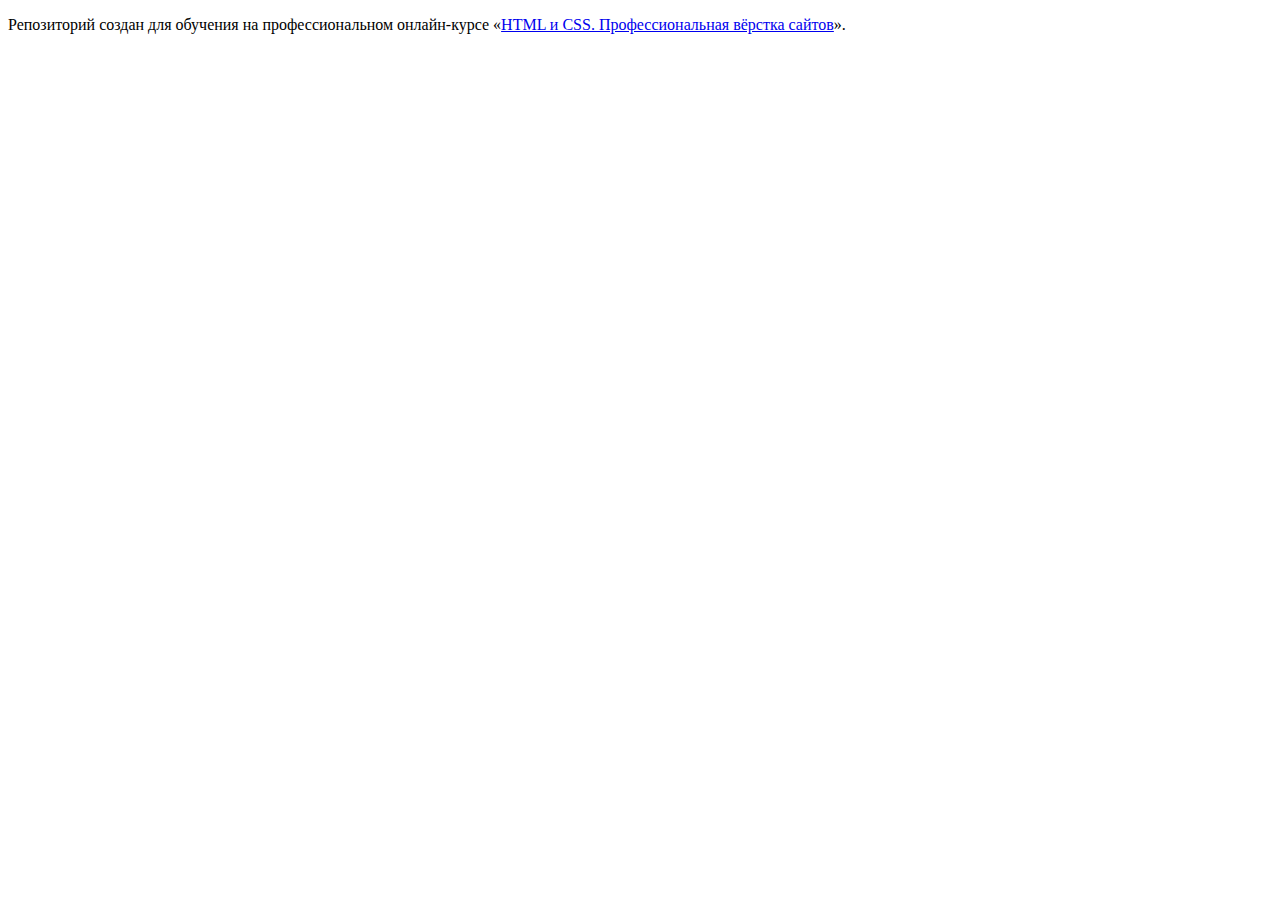
<file: 1/index.html>
<!DOCTYPE html>
<html lang="ru">
  <head>
    <meta charset="utf-8">
    <title>HTML Academy: Седона</title>
    <base href="https://htmlacademy-htmlcss.github.io/2150401-sedona-35/1/">
</head>
  <body>

    <p>Репозиторий создан для обучения на профессиональном онлайн‑курсе «<a href="https://htmlacademy.ru/intensive/htmlcss">HTML и CSS. Профессиональная вёрстка сайтов</a>».</p>

  </body>
</html>
</file>
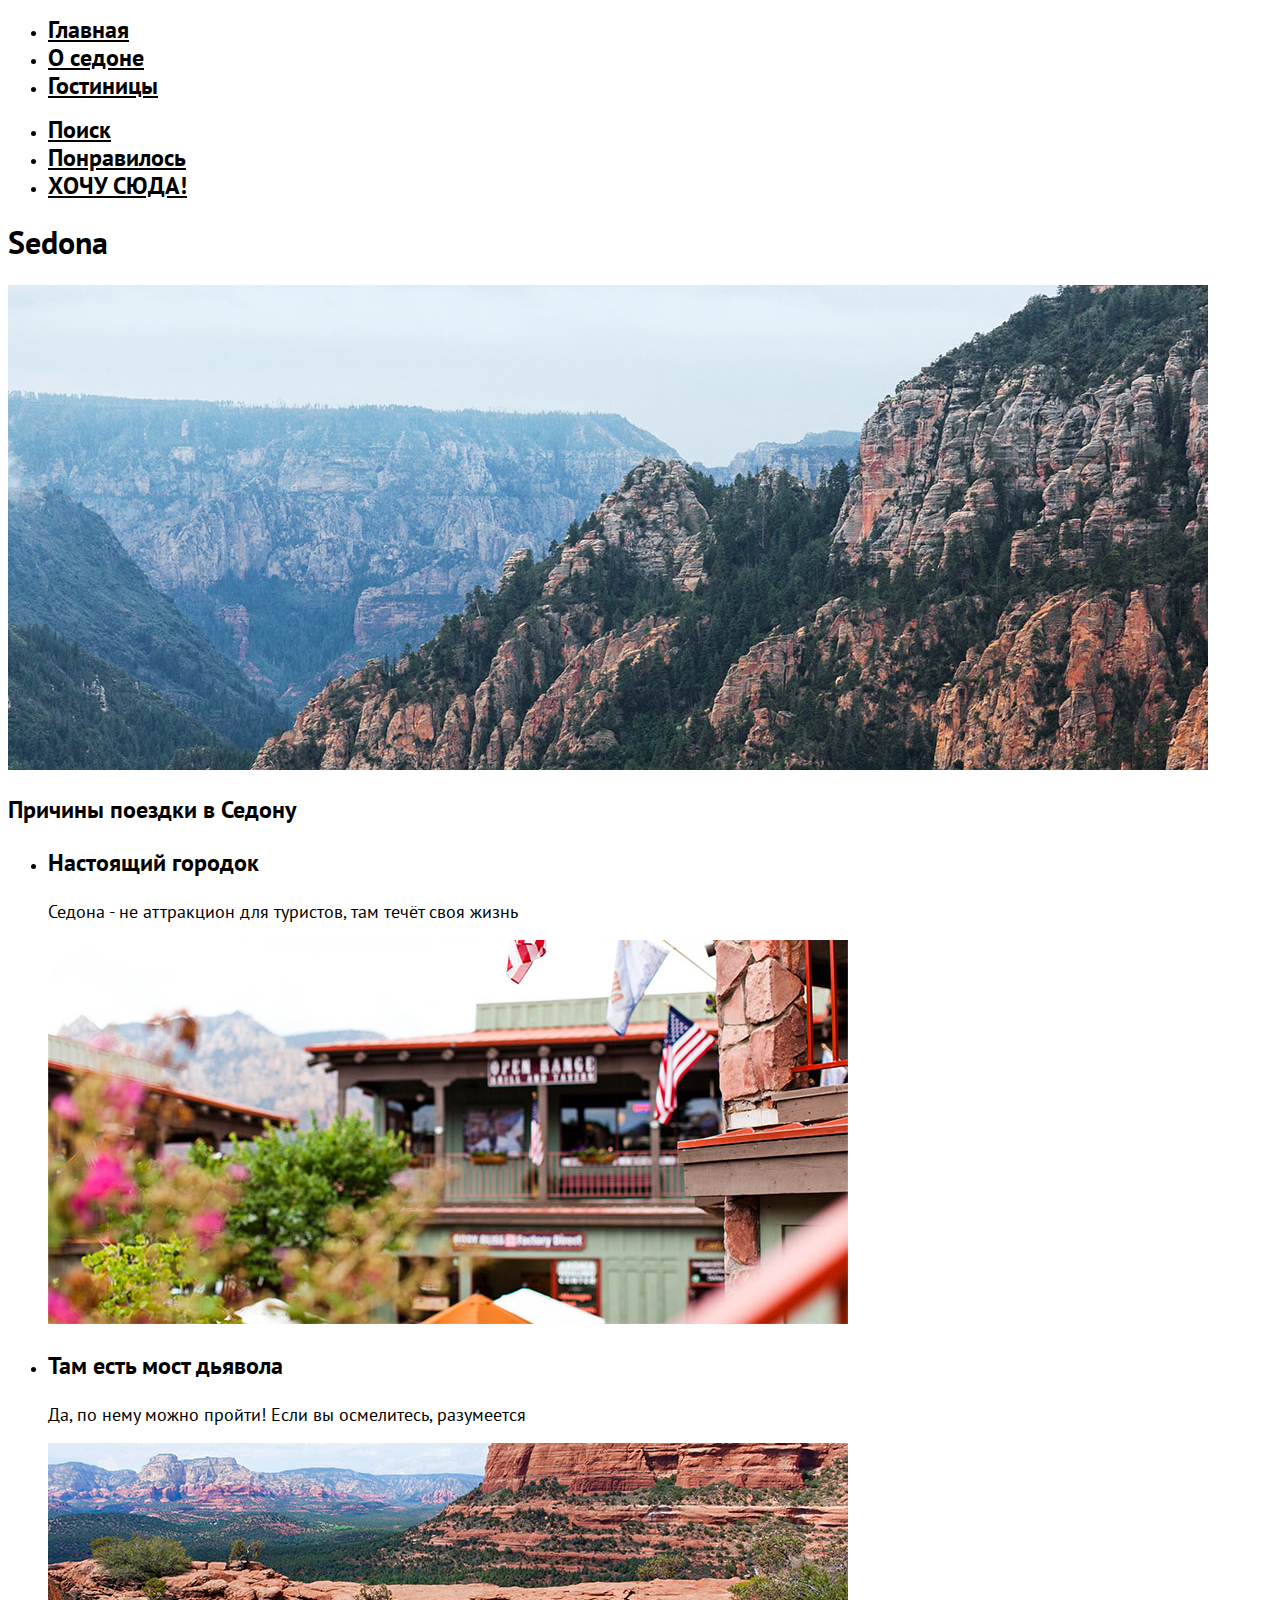
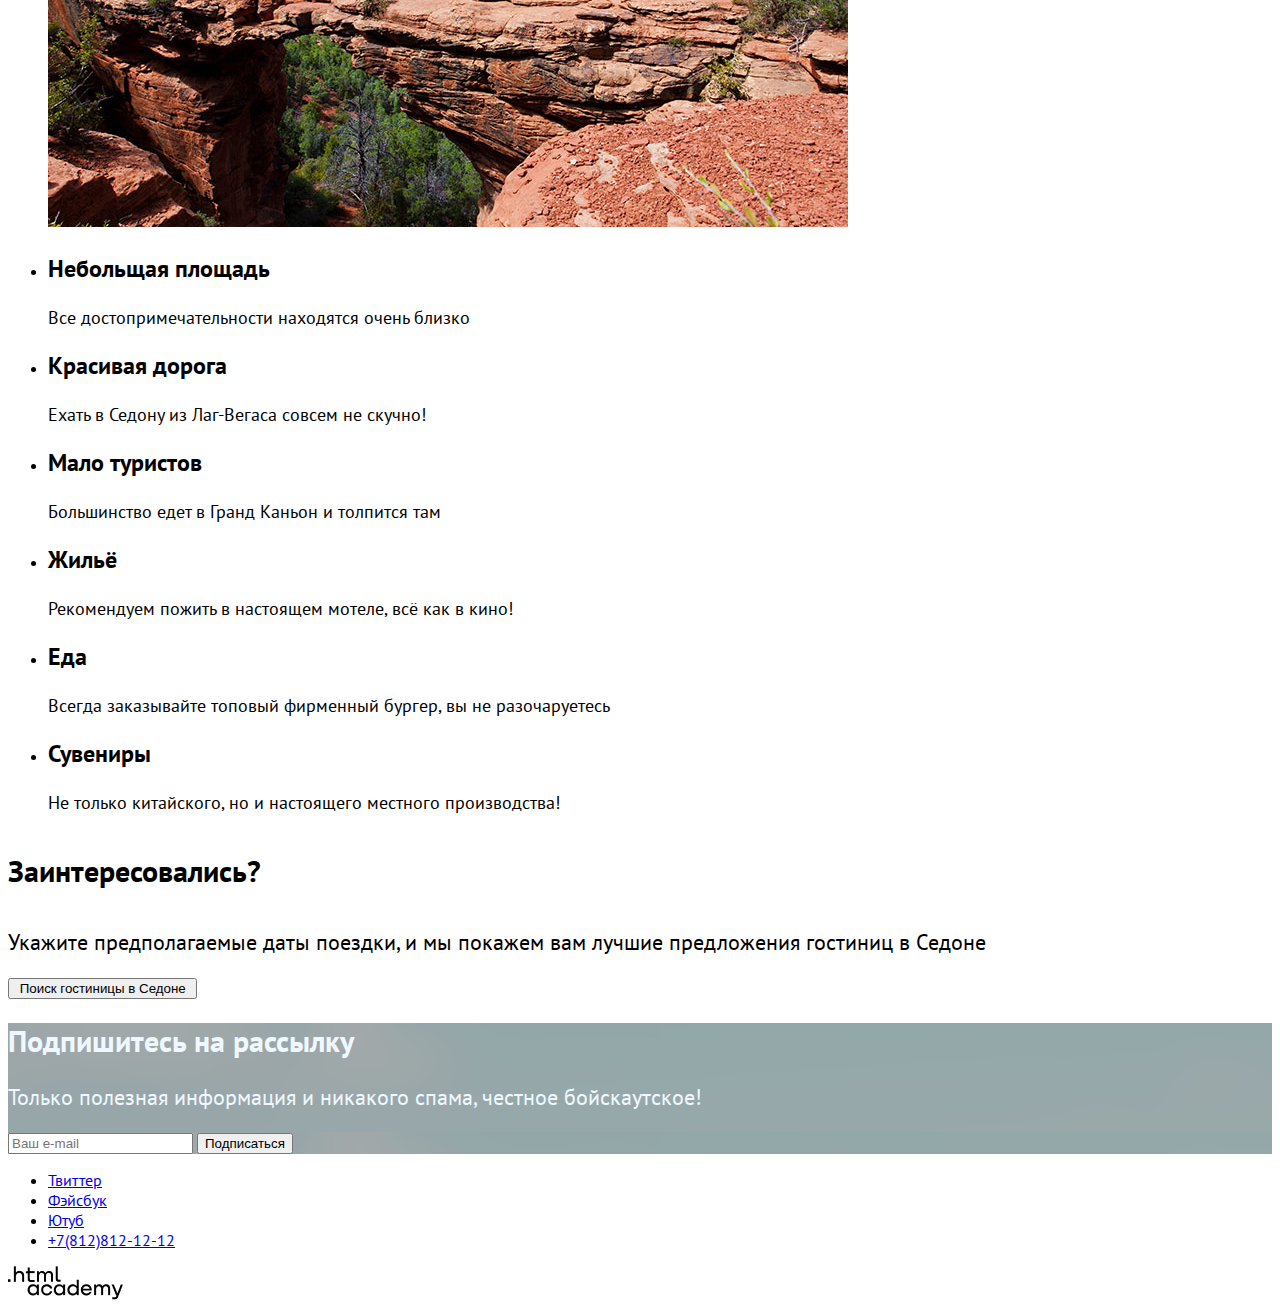
<file: 4/index.html>
<!DOCTYPE html>
<html lang="ru">

  <head>
    <meta charset="utf-8">
    <title>HTML Academy: Седона</title>
    <link rel="stylesheet" href="styles/styles.css">
    <base href="https://htmlacademy-htmlcss.github.io/2150401-sedona-35/4/">
</head>

  <body>
    <header class="page-header">
      <nav class="navigation">
        <ul class="navigation-list">
          <li class="navigation-item">
            <a href="#" class="navigation-link"> Главная</a>
          </li>
          <li class="navigation-item">
            <a href="#" class="navigation-link"> О седоне</a>
          </li>
          <li class="navigation-item">
            <a href="#" class="navigation-link"> Гостиницы</a>
          </li>
        </ul>
        <ul class="menu-list">
          <li class="menu-item icon">
            <span class="visually-hidden">
              <a class="menu-link" href="#">Поиск</a>
            </span>
          </li>
          <li class="menu-item icon">
            <span class="visually-hidden">
              <a class="menu-link" href="#">Понравилось</a>
            </span>
          </li>
          <li class="menu-item icon">
            <span class="visually-hidden">
              <a class="menu-link" href="#">ХОЧУ СЮДА!</a>
            </span>
          </li>
        </ul>
      </nav>
    </header>

    <main class="main-page">
      <h1 class="visually-hidden">Sedona</h1>
      <section>
      <img class="logo" src="images/index-background (1).jpg" width="1200" height="485" alt="Логотип Sedona">
      <h2 class="visually-hidden">Причины поездки в Седону</h2>
      <ul class="advantages-list">
        <li class="advantages-item">
          <h3 class="advantages-title">Настоящий городок</h3>
          <p class="advantages-description">Седона - не аттракцион для туристов, там течёт своя жизнь</p>
          <img src="images/small-country.jpg" width="800" height="384" alt="Небольшой городок Седона">
        <li class="advantages-item">
          <h3 class="advantages-title">Там есть мост дьявола</h3>
          <p class="advantages-description">Да, по нему можно пройти! Если вы осмелитесь, разумеется</p>
          <img src="images/photo-mountains.jpg" width="800" height="384">
        </li>
        <li class="advantages-item">
          <h3 class="advantages-title">Небольщая площадь</h3>
          <p class="advantages-description">Все достопримечательности находятся очень близко</p>
        </li>
        <li class="advantages-item">
          <h3 class="advantages-title">Красивая дорога</h3>
          <p class="advantages-description">Ехать в Седону из Лаг-Вегаса совсем не скучно!</p>
        </li>
        <li class="advantages-item">
          <h3 class="advantages-title">Мало туристов</h3>
          <p class="advantages-description">Большинство едет в Гранд Каньон и толпится там</p>
        </li>
        <li class="advantages-item">
          <h3 class="advantages-title">Жильё</h3>
          <p class="advantages-description">Рекомендуем пожить в настоящем мотеле, всё как в кино!</p>
        </li>
        <li class="advantages-item">
          <h3 class="advantages-title">Еда</h3>
          <p class="advantages-description">Всегда заказывайте топовый фирменный бургер, вы не разочаруетесь</p>
        </li>
        <li class="advantages-item">
          <h3 class="advantages-title">Сувениры</h3>
          <p class="advantages-description">Не только китайского, но и настоящего местного производства!</p>
        </li>
      </ul>
      </section>
      <section class="interesting">
        <h4 class="interesting-title">Заинтересовались?</h4>
        <p class="interesing-prg">Укажите предполагаемые даты поездки, и мы покажем вам лучшие предложения гостиниц в
          Седоне</p>
        <p><input type="button" value=" Поиск гостиницы в Седоне "></p>
      </section>
      <section class="mailing">
        <h2 class="page-footer-title">Подпишитесь на рассылку</h2>
        <p class="page-footer123">Только полезная информация и никакого спама, честное бойскаутское!</p>
        <form class="mailing" action="https://echo.htmlacademy.ru/" method="post">
          <input class="field" placeholder="Ваш e-mail" type="email" name="newsletter-email" id="newsletter-email"
            required>
          <button class="button newsletter-button" type="submit">
            <span class="visually-hidden">Подписаться</span>
          </button>
        </form>
      </section>
      <footer class="social-networks">
        <ul class="footer-social-list">
          <li class="footer-social-item">
            <a class="button" href="#">
              <span class="visually-hidden">Твиттер</span>
            </a>
          </li>
          <li class="footer-social-item">
            <a class="button" href="#">
              <span class="visually-hidden">Фэйсбук</span>
            </a>
          </li>
          <li class="footer-social-item">
            <a class="button" href="#">
              <span class="visually-hidden">Ютуб</span>
            </a>
          </li>
          <li class="footer-social-item">
            <a class="button" href="#">
              <span class="visually-hidden">+7(812)812-12-12</span>
            </a>
        </ul>
        <img src="images/html-academy.png" alt="Логотип html.academy">
        </ul>
      </footer>
    </main>
  </body>
</html>
</file>
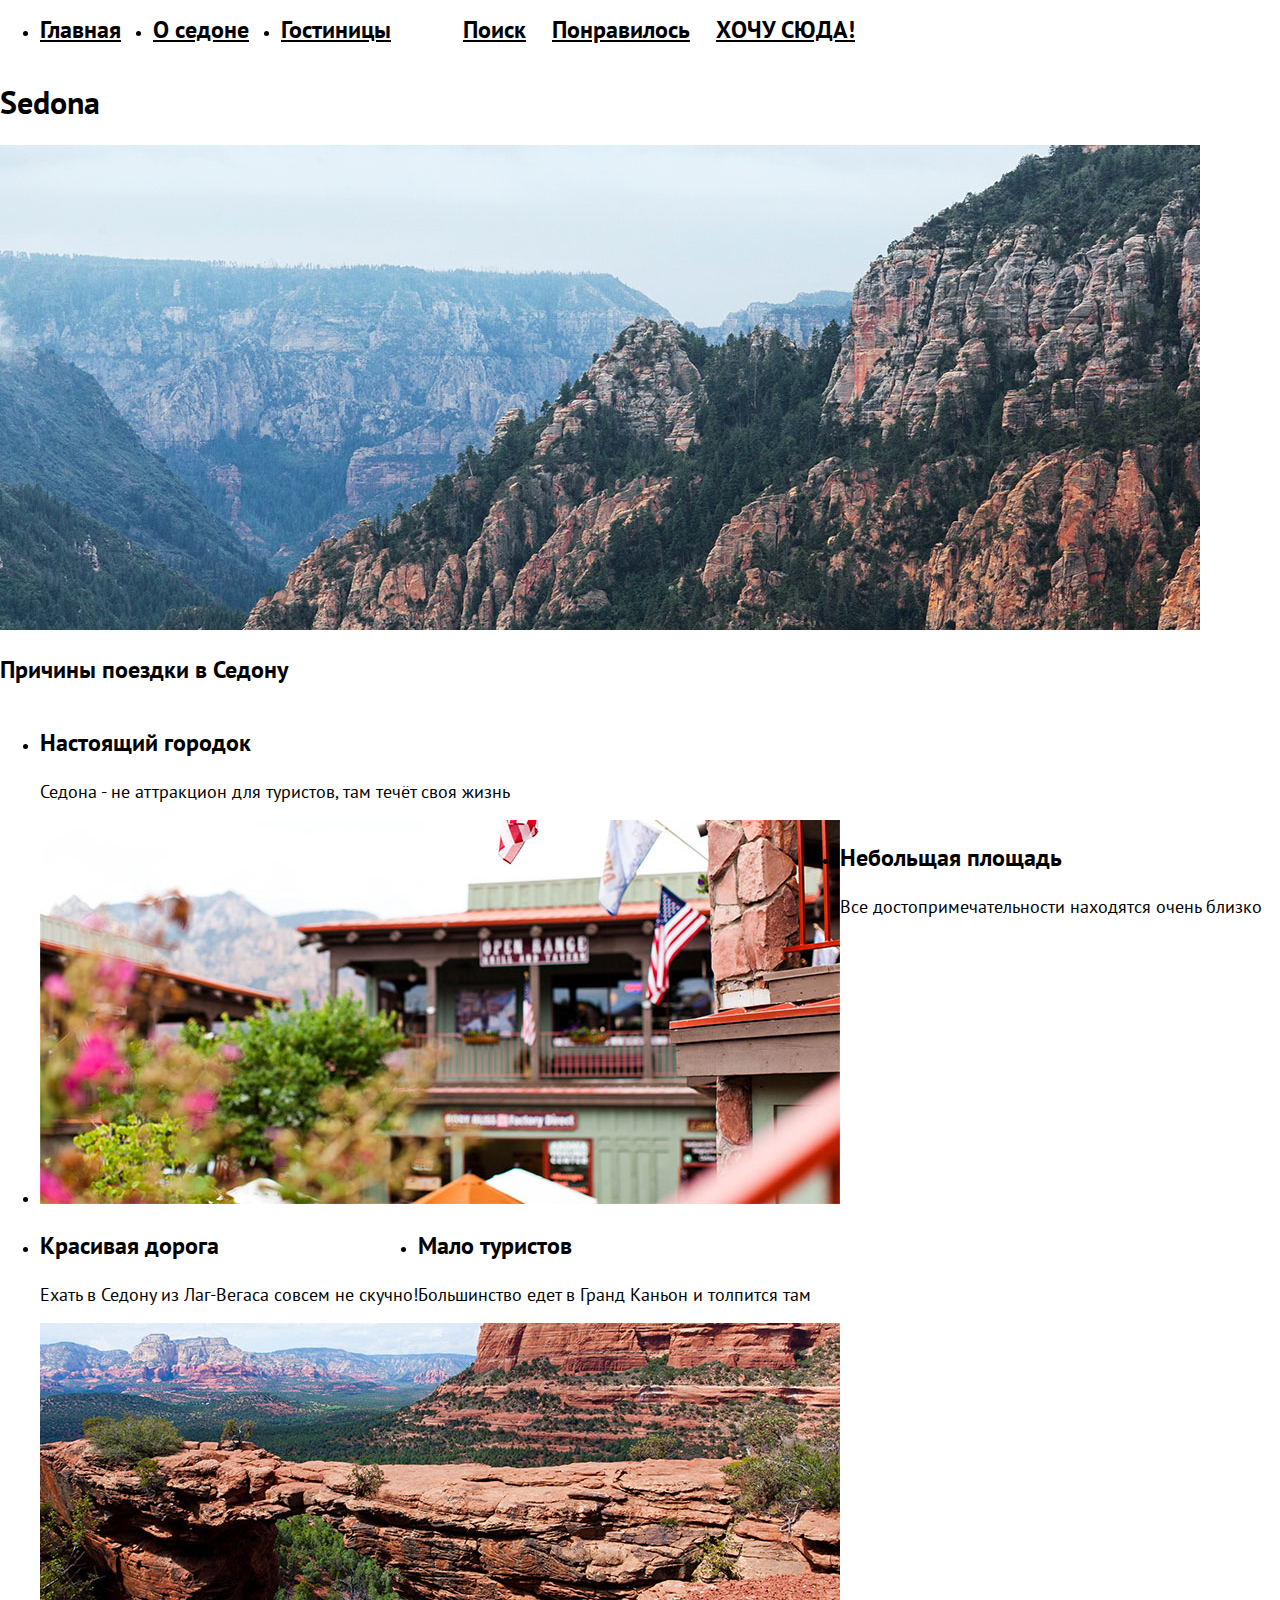
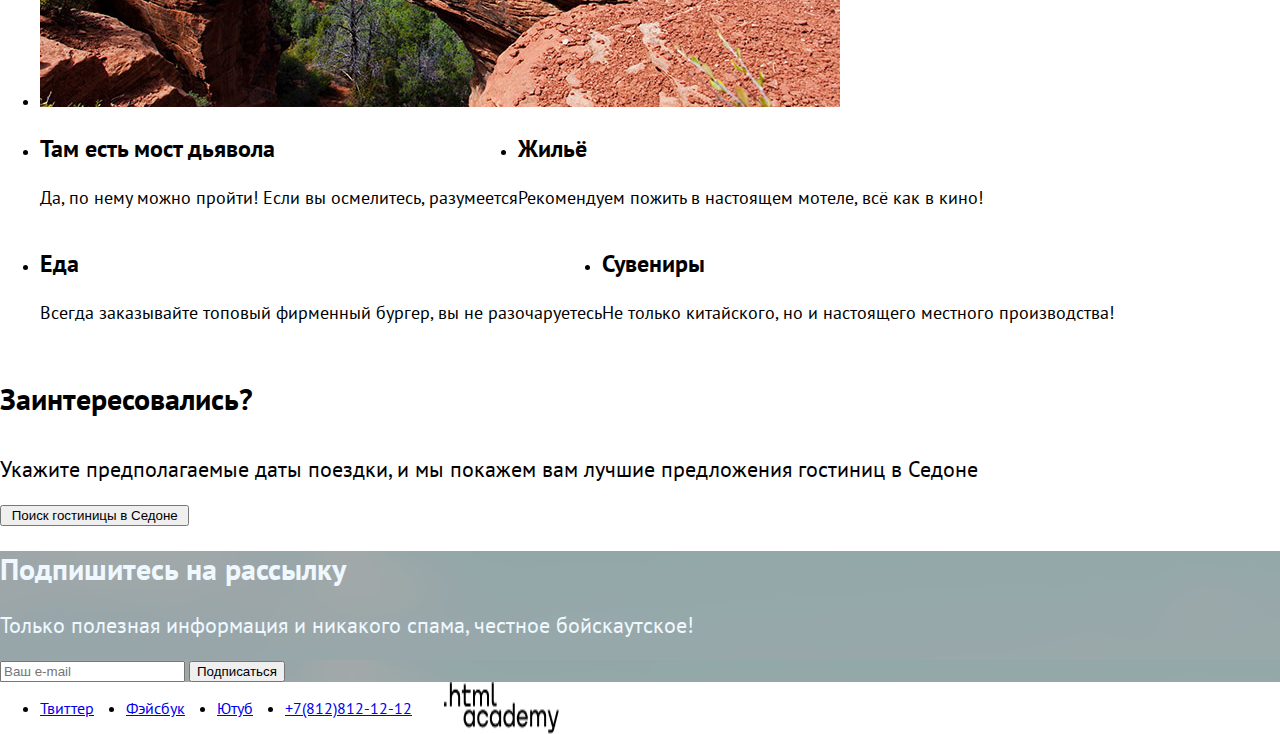
<file: 5/index.html>
<!DOCTYPE html>
<html lang="ru">

  <head>
    <meta charset="utf-8">
    <title>HTML Academy: Седона</title>
    <link rel="stylesheet" href="styles/styles.css">
    <base href="https://htmlacademy-htmlcss.github.io/2150401-sedona-35/5/">
</head>

  <body>
    <header class="page-header">
      <nav class="navigation">
        <ul class="navigation-list">
          <li class="navigation-item">
            <a href="#" class="navigation-link"> Главная</a>
          </li>
          <li class="navigation-item">
            <a href="#" class="navigation-link"> О седоне</a>
          </li>
          <li class="navigation-item">
            <a href="#" class="navigation-link"> Гостиницы</a>
          </li>
        </ul>
        <ul class="menu-list">
          <li class="menu-item-icon">
            <span class="visually-hidden">
              <a class="menu-link" href="#">Поиск</a>
            </span>
          </li>
          <li class="menu-item-icon">
            <span class="visually-hidden">
              <a class="menu-link" href="#">Понравилось</a>
            </span>
          </li>
          <li class="menu-item-icon">
            <span class="visually-hidden">
              <a class="menu-link" href="#">ХОЧУ СЮДА!</a>
            </span>
          </li>
        </ul>
      </nav>
    </header>

    <main class="main-page">
      <h1 class="visually-hidden">Sedona</h1>
      <section>
      <img class="logo" src="images/index-background (1).jpg" width="1200" height="485" alt="Логотип Sedona">
      <h2 class="visually-hidden">Причины поездки в Седону</h2>
      <ul class="advantages-list">
        <li class="advantages-item">
          <h3 class="advantages-title">Настоящий городок</h3>
          <p class="advantages-description">Седона - не аттракцион для туристов, там течёт своя жизнь</p>
        </li>
        <li class="advantages-img">
          <img src="images/small-country.jpg" width="800" height="384" alt="Небольшой городок Седона">
        </li>
        <li class="advantages-item">
          <h3 class="advantages-title">Небольщая площадь</h3>
          <p class="advantages-description">Все достопримечательности находятся очень близко</p>
        </li>
        <li class="advantages-item">
          <h3 class="advantages-title">Красивая дорога</h3>
          <p class="advantages-description">Ехать в Седону из Лаг-Вегаса совсем не скучно!</p>
        </li>
        <li class="advantages-item">
          <h3 class="advantages-title">Мало туристов</h3>
          <p class="advantages-description">Большинство едет в Гранд Каньон и толпится там</p>
        </li>
        <li class="advantages-img">
          <img src="images/photo-mountains.jpg" width="800" height="384">
        </li>
        <li class="advantages-item">
          <h3 class="advantages-title">Там есть мост дьявола</h3>
          <p class="advantages-description">Да, по нему можно пройти! Если вы осмелитесь, разумеется</p>
        </li>
        <li class="advantages-item">
          <h3 class="advantages-title">Жильё</h3>
          <p class="advantages-description">Рекомендуем пожить в настоящем мотеле, всё как в кино!</p>
        </li>
        <li class="advantages-item">
          <h3 class="advantages-title">Еда</h3>
          <p class="advantages-description">Всегда заказывайте топовый фирменный бургер, вы не разочаруетесь</p>
        </li>
        <li class="advantages-item">
          <h3 class="advantages-title">Сувениры</h3>
          <p class="advantages-description">Не только китайского, но и настоящего местного производства!</p>
        </li>
      </ul>
      </section>
      <section class="interesting">
        <h4 class="interesting-title">Заинтересовались?</h4>
        <p class="interesing-prg">Укажите предполагаемые даты поездки, и мы покажем вам лучшие предложения гостиниц в
          Седоне</p>
        <p><input type="button" value=" Поиск гостиницы в Седоне "></p>
      </section>
      <section class="mailing">
        <h2 class="page-footer-title">Подпишитесь на рассылку</h2>
        <p class="page-footer123">Только полезная информация и никакого спама, честное бойскаутское!</p>
        <form class="mailing" action="https://echo.htmlacademy.ru/" method="post">
          <input class="field" placeholder="Ваш e-mail" type="email" name="newsletter-email" id="newsletter-email"
            required>
          <button class="button newsletter-button" type="submit">
            <span class="visually-hidden">Подписаться</span>
          </button>
        </form>
      </section>
      <footer class="social-networks">
        <ul class="footer-social-list">
          <li class="footer-social-item">
            <a class="button" href="#">
              <span class="visually-hidden">Твиттер</span>
            </a>
          </li>
          <li class="footer-social-item">
            <a class="button" href="#">
              <span class="visually-hidden">Фэйсбук</span>
            </a>
          </li>
          <li class="footer-social-item">
            <a class="button" href="#">
              <span class="visually-hidden">Ютуб</span>
            </a>
          </li>
          <li class="footer-social-item">
            <a class="button" href="#">
              <span class="visually-hidden">+7(812)812-12-12</span>
            </a>
        </ul>
        <img src="images/html-academy.png" alt="Логотип html.academy">
        </ul>
      </footer>
    </main>
  </body>
</html>
</file>
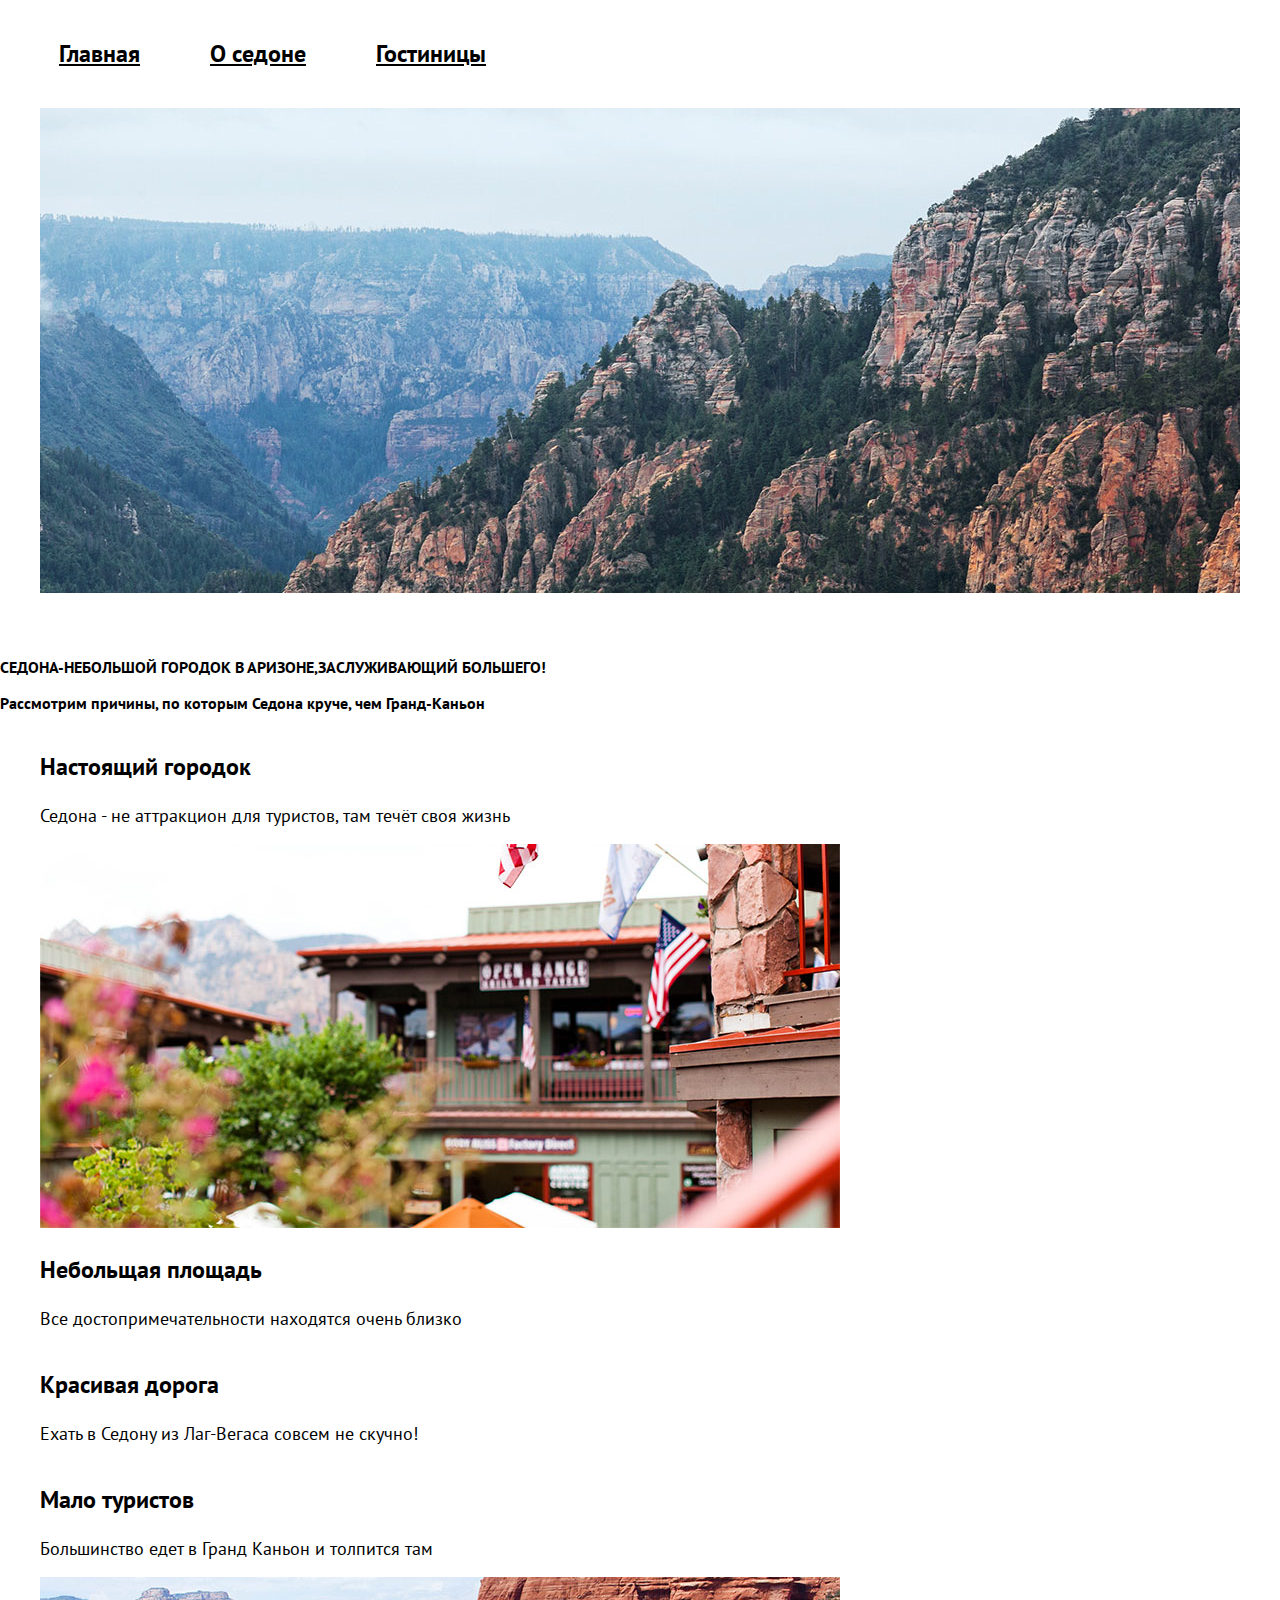
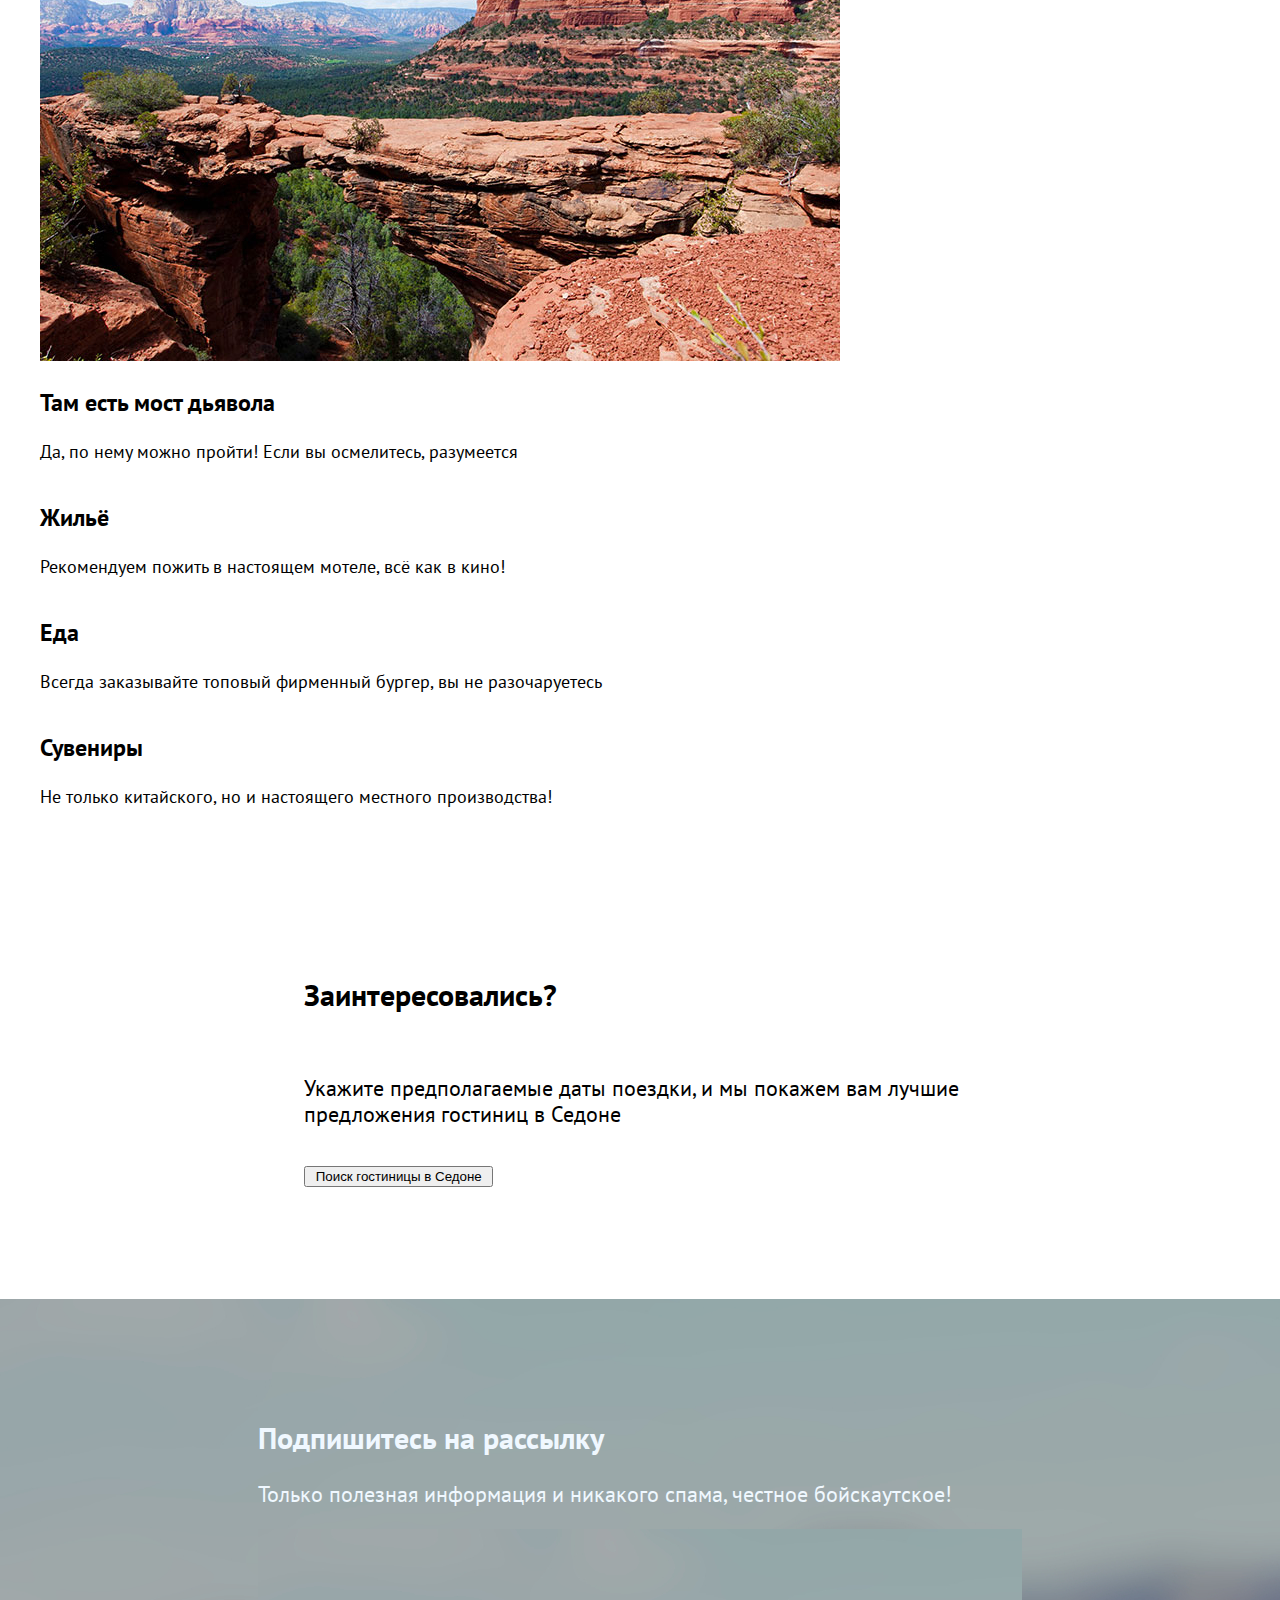
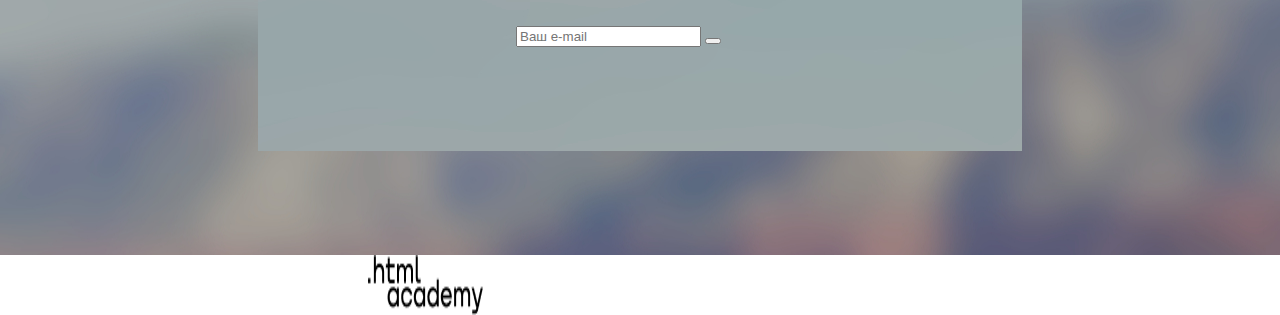
<file: 6/index.html>
<!DOCTYPE html>
<html lang="ru">

  <head>
    <meta charset="utf-8">
    <title>HTML Academy: Седона</title>
    <link rel="stylesheet" href="styles/styles.css">
    <base href="https://htmlacademy-htmlcss.github.io/2150401-sedona-35/6/">
</head>

  <body>
    <header class="page-header">
      <nav class="navigation">
        <ul class="navigation-list">
          <li class="navigation-item">
            <a href="#" class="navigation-link"> Главная</a>
          </li>
          <li class="navigation-item">
            <a href="#" class="navigation-link"> О седоне</a>
          </li>
          <li class="navigation-item">
            <a href="#" class="navigation-link"> Гостиницы</a>
          </li>
        </ul>
        <ul class="menu-list">
          <li class="menu-item-icon">
            <span class="visually-hidden">
              <a class="menu-link" href="#">Поиск</a>
            </span>
          </li>
          <li class="menu-item-icon">
            <span class="visually-hidden">
              <a class="menu-link" href="#">Понравилось</a>
            </span>
          </li>
          <li class="menu-item-icon">
            <span class="visually-hidden">
              <a class="menu-link" href="#">ХОЧУ СЮДА!</a>
            </span>
          </li>
        </ul>
      </nav>
    </header>

    <main class="main-page">
      <h1 class="visually-hidden">Sedona</h1>
      <section>
      <img class="logo" src="images/index-background (1).jpg" width="1200" height="485" alt="Логотип Sedona">
      <p class="logo-text">СЕДОНА-НЕБОЛЬШОЙ ГОРОДОК В АРИЗОНЕ,ЗАСЛУЖИВАЮЩИЙ БОЛЬШЕГО!</p>
      <p class="logo-text">Рассмотрим причины, по которым Седона круче, чем Гранд-Каньон</p>
      <h2 class="visually-hidden">Причины поездки в Седону</h2>
      <ul class="advantages-list">
        <li class="advantages-item">
          <h3 class="advantages-title">Настоящий городок</h3>
          <p class="advantages-description">Седона - не аттракцион для туристов, там течёт своя жизнь</p>
        </li>
        <li class="advantages-img">
          <img src="images/small-country.jpg" width="800" height="384" alt="Небольшой городок Седона">
        </li>
        <li class="advantages-item">
          <h3 class="advantages-title">Небольщая площадь</h3>
          <p class="advantages-description">Все достопримечательности находятся очень близко</p>
        </li>
        <li class="advantages-item">
          <h3 class="advantages-title">Красивая дорога</h3>
          <p class="advantages-description">Ехать в Седону из Лаг-Вегаса совсем не скучно!</p>
        </li>
        <li class="advantages-item">
          <h3 class="advantages-title">Мало туристов</h3>
          <p class="advantages-description">Большинство едет в Гранд Каньон и толпится там</p>
        </li>
        <li class="advantages-img">
          <img src="images/photo-mountains.jpg" width="800" height="384">
        </li>
        <li class="advantages-item">
          <h3 class="advantages-title">Там есть мост дьявола</h3>
          <p class="advantages-description">Да, по нему можно пройти! Если вы осмелитесь, разумеется</p>
        </li>
        <li class="advantages-item">
          <h3 class="advantages-title">Жильё</h3>
          <p class="advantages-description">Рекомендуем пожить в настоящем мотеле, всё как в кино!</p>
        </li>
        <li class="advantages-item">
          <h3 class="advantages-title">Еда</h3>
          <p class="advantages-description">Всегда заказывайте топовый фирменный бургер, вы не разочаруетесь</p>
        </li>
        <li class="advantages-item">
          <h3 class="advantages-title">Сувениры</h3>
          <p class="advantages-description">Не только китайского, но и настоящего местного производства!</p>
        </li>
      </ul>
      </section>
      <section class="interesting">
        <h4 class="interesting-title">Заинтересовались?</h4>
        <p class="interesing-prg">Укажите предполагаемые даты поездки, и мы покажем вам лучшие предложения гостиниц в
          Седоне</p>
        <p><input type="button" value=" Поиск гостиницы в Седоне "></p>
      </section>
      <section class="mailing">
        <h2 class="page-footer-title">Подпишитесь на рассылку</h2>
        <p class="page-footer123">Только полезная информация и никакого спама, честное бойскаутское!</p>
        <form class="mailing" action="https://echo.htmlacademy.ru/" method="post">
          <input class="field" placeholder="Ваш e-mail" type="email" name="newsletter-email" id="newsletter-email"
            required>
          <button class="button newsletter-button" type="submit">
            <span class="visually-hidden">Подписаться</span>
          </button>
        </form>
      </section>
      <footer class="social-networks">
        <ul class="footer-social-list">
          <li class="footer-social-item">
            <a class="button" href="#">
              <span class="visually-hidden">Твиттер</span>
            </a>
          </li>
          <li class="footer-social-item">
            <a class="button" href="#">
              <span class="visually-hidden">Фэйсбук</span>
            </a>
          </li>
          <li class="footer-social-item">
            <a class="button" href="#">
              <span class="visually-hidden">Ютуб</span>
            </a>
          </li>
          <li class="footer-social-item">
            <a class="button" href="#">
              <span class="visually-hidden">+7(812)812-12-12</span>
            </a>
        </ul>
        <img src="images/html-academy.png" alt="Логотип html.academy">
        </ul>
      </footer>
    </main>
  </body>
</html>
</file>
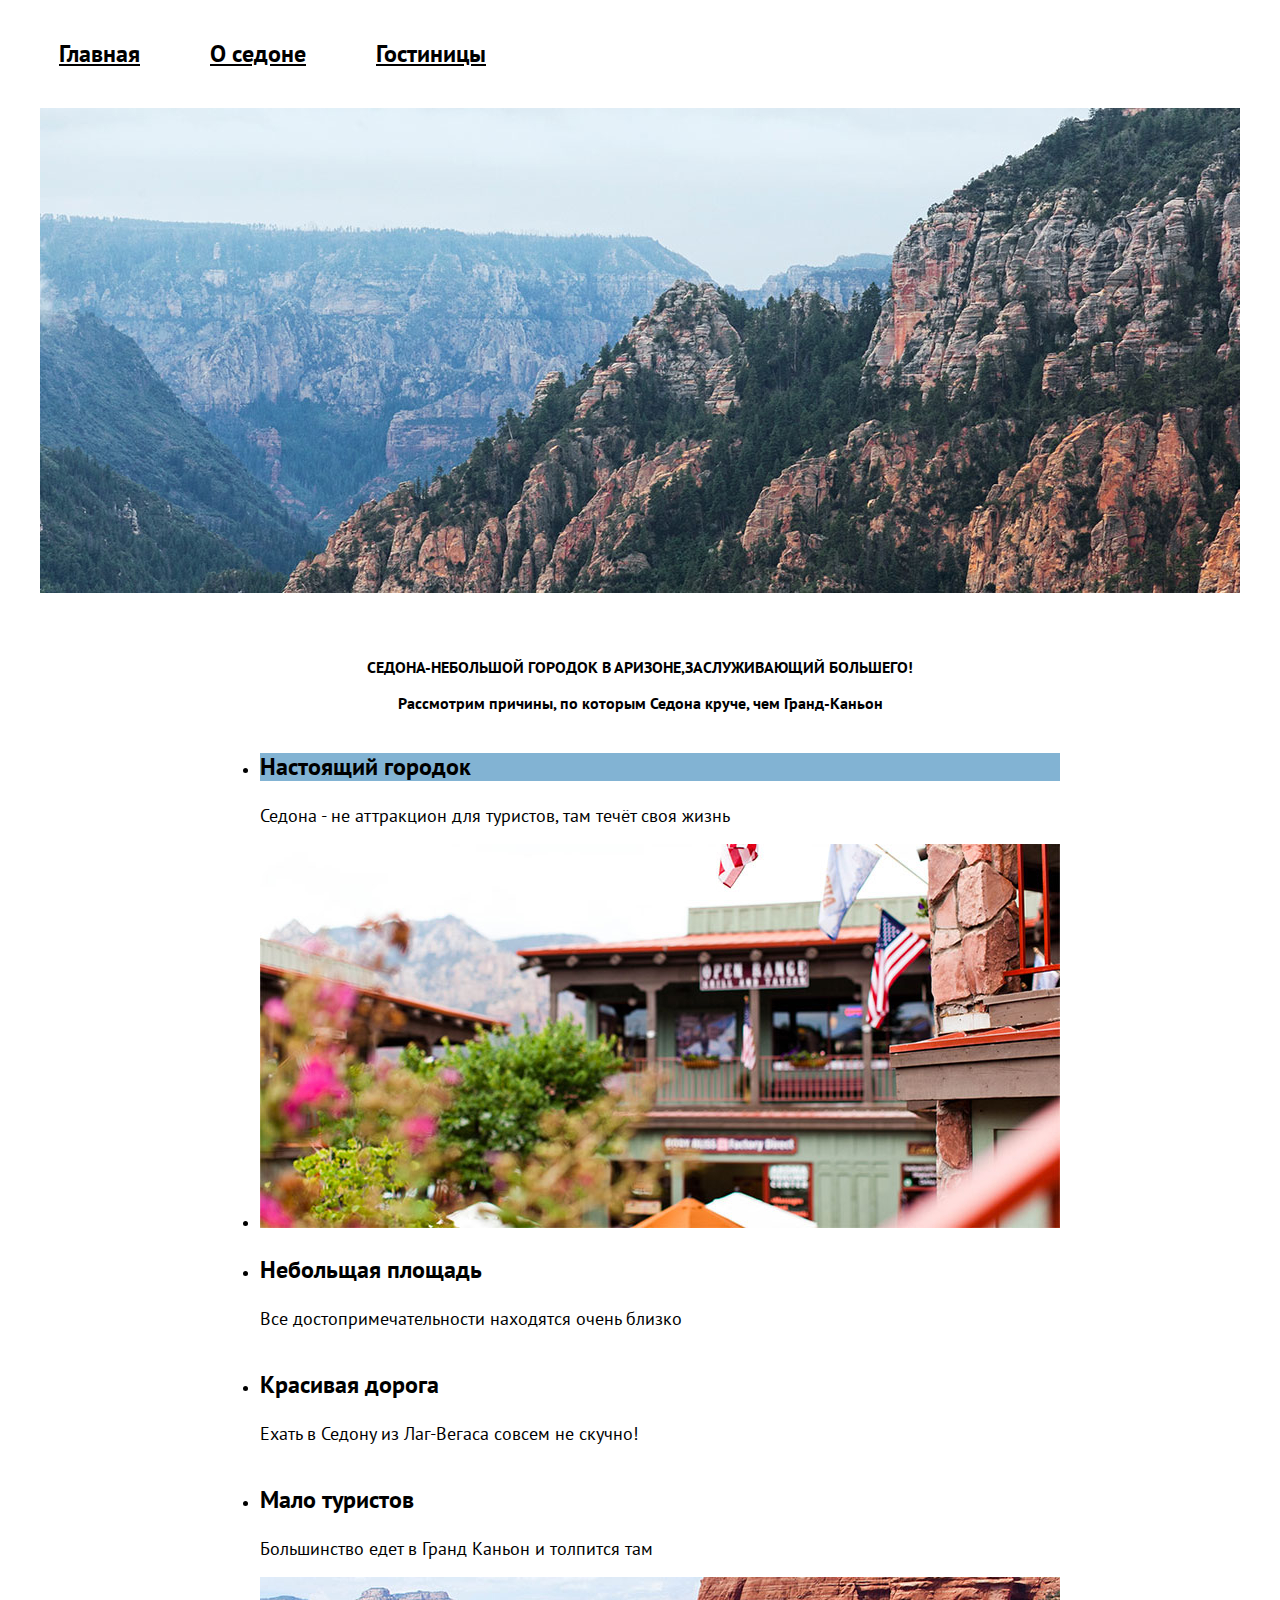
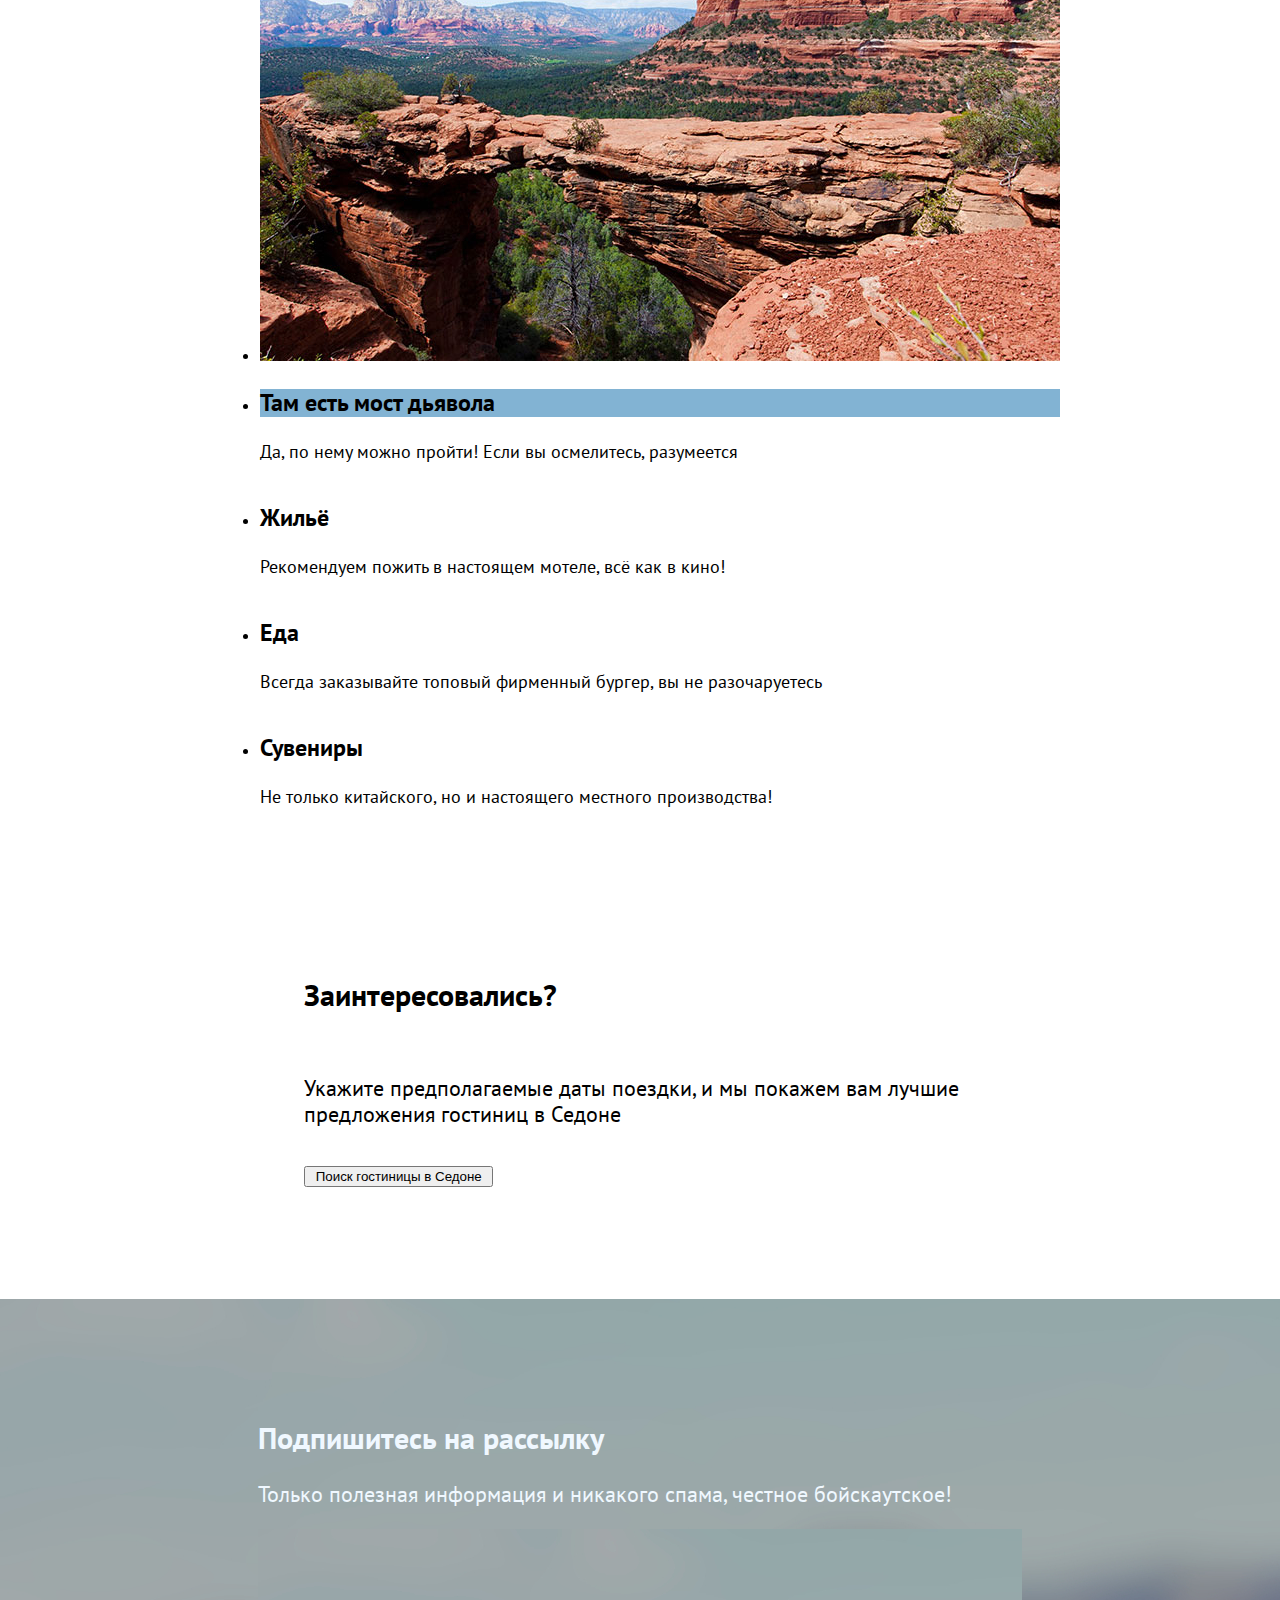
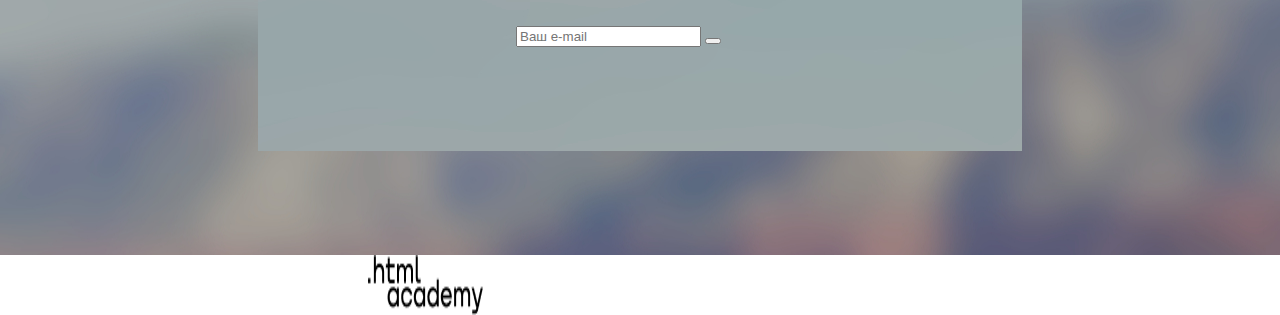
<file: 7/index.html>
<!DOCTYPE html>
<html lang="ru">

  <head>
    <meta charset="utf-8">
    <title>HTML Academy: Седона</title>
    <link rel="stylesheet" href="styles/styles.css">
    <base href="https://htmlacademy-htmlcss.github.io/2150401-sedona-35/7/">
</head>

  <body>
    <header class="page-header">
      <nav class="navigation">
        <ul class="navigation-list">
          <li class="navigation-item">
            <a href="#" class="navigation-link"> Главная</a>
          </li>
          <li class="navigation-item">
            <a href="#" class="navigation-link"> О седоне</a>
          </li>
          <li class="navigation-item">
            <a href="#" class="navigation-link"> Гостиницы</a>
          </li>
        </ul>
        <ul class="menu-list">
          <li class="menu-item-icon">
            <span class="visually-hidden">
              <a class="menu-link" href="#">Поиск</a>
            </span>
          </li>
          <li class="menu-item-icon">
            <span class="visually-hidden">
              <a class="menu-link" href="#">Понравилось</a>
            </span>
          </li>
          <li class="menu-item-icon">
            <span class="visually-hidden">
              <a class="menu-link" href="#">ХОЧУ СЮДА!</a>
            </span>
          </li>
        </ul>
      </nav>
    </header>

    <main class="main-page">
      <h1 class="visually-hidden">Sedona</h1>
      <section>
      <img class="logo" src="images/index-background (1).jpg" width="1200" height="485" alt="Логотип Sedona">
      <p class="logo-text">СЕДОНА-НЕБОЛЬШОЙ ГОРОДОК В АРИЗОНЕ,ЗАСЛУЖИВАЮЩИЙ БОЛЬШЕГО!</p>
      <p class="logo-text">Рассмотрим причины, по которым Седона круче, чем Гранд-Каньон</p>
      <h2 class="visually-hidden">Причины поездки в Седону</h2>
      <ul class="advantages-list">
        <li class="advantages-item">
          <h3 class="advantages-title-blue">Настоящий городок</h3>
          <p class="advantages-description">Седона - не аттракцион для туристов, там течёт своя жизнь</p>
        </li>
        <li class="advantages-img">
          <img src="images/small-country.jpg" width="800" height="384" alt="Небольшой городок Седона">
        </li>
        <li class="advantages-item">
          <h3 class="advantages-title">Небольщая площадь</h3>
          <p class="advantages-description">Все достопримечательности находятся очень близко</p>
        </li>
        <li class="advantages-item">
          <h3 class="advantages-title">Красивая дорога</h3>
          <p class="advantages-description">Ехать в Седону из Лаг-Вегаса совсем не скучно!</p>
        </li>
        <li class="advantages-item">
          <h3 class="advantages-title">Мало туристов</h3>
          <p class="advantages-description">Большинство едет в Гранд Каньон и толпится там</p>
        </li>
        <li class="advantages-img">
          <img src="images/photo-mountains.jpg" width="800" height="384">
        </li>
        <li class="advantages-item">
          <h3 class="advantages-title-blue">Там есть мост дьявола</h3>
          <p class="advantages-description">Да, по нему можно пройти! Если вы осмелитесь, разумеется</p>
        </li>
        <li class="advantages-item">
          <h3 class="advantages-title">Жильё</h3>
          <p class="advantages-description">Рекомендуем пожить в настоящем мотеле, всё как в кино!</p>
        </li>
        <li class="advantages-item">
          <h3 class="advantages-title">Еда</h3>
          <p class="advantages-description">Всегда заказывайте топовый фирменный бургер, вы не разочаруетесь</p>
        </li>
        <li class="advantages-item">
          <h3 class="advantages-title">Сувениры</h3>
          <p class="advantages-description">Не только китайского, но и настоящего местного производства!</p>
        </li>
      </ul>
      </section>
      <section class="interesting">
        <h4 class="interesting-title">Заинтересовались?</h4>
        <p class="interesing-prg">Укажите предполагаемые даты поездки, и мы покажем вам лучшие предложения гостиниц в
          Седоне</p>
        <p><input type="button" value=" Поиск гостиницы в Седоне "></p>
      </section>
      <section class="mailing">
        <h2 class="page-footer-title">Подпишитесь на рассылку</h2>
        <p class="page-footer123">Только полезная информация и никакого спама, честное бойскаутское!</p>
        <form class="mailing" action="https://echo.htmlacademy.ru/" method="post">
          <input class="field" placeholder="Ваш e-mail" type="email" name="newsletter-email" id="newsletter-email"
            required>
          <button class="button newsletter-button" type="submit">
            <span class="visually-hidden">Подписаться</span>
          </button>
        </form>
      </section>
      <footer class="social-networks">
        <ul class="footer-social-list">
          <li class="footer-social-item">
            <a class="button" href="#">
              <span class="visually-hidden">Твиттер</span>
            </a>
          </li>
          <li class="footer-social-item">
            <a class="button" href="#">
              <span class="visually-hidden">Фэйсбук</span>
            </a>
          </li>
          <li class="footer-social-item">
            <a class="button" href="#">
              <span class="visually-hidden">Ютуб</span>
            </a>
          </li>
          <li class="footer-social-item">
            <a class="button" href="#">
              <span class="visually-hidden">+7(812)812-12-12</span>
            </a>
        </ul>
        <img src="images/html-academy.png" alt="Логотип html.academy">
        </ul>
      </footer>
    </main>
  </body>
</html>
</file>
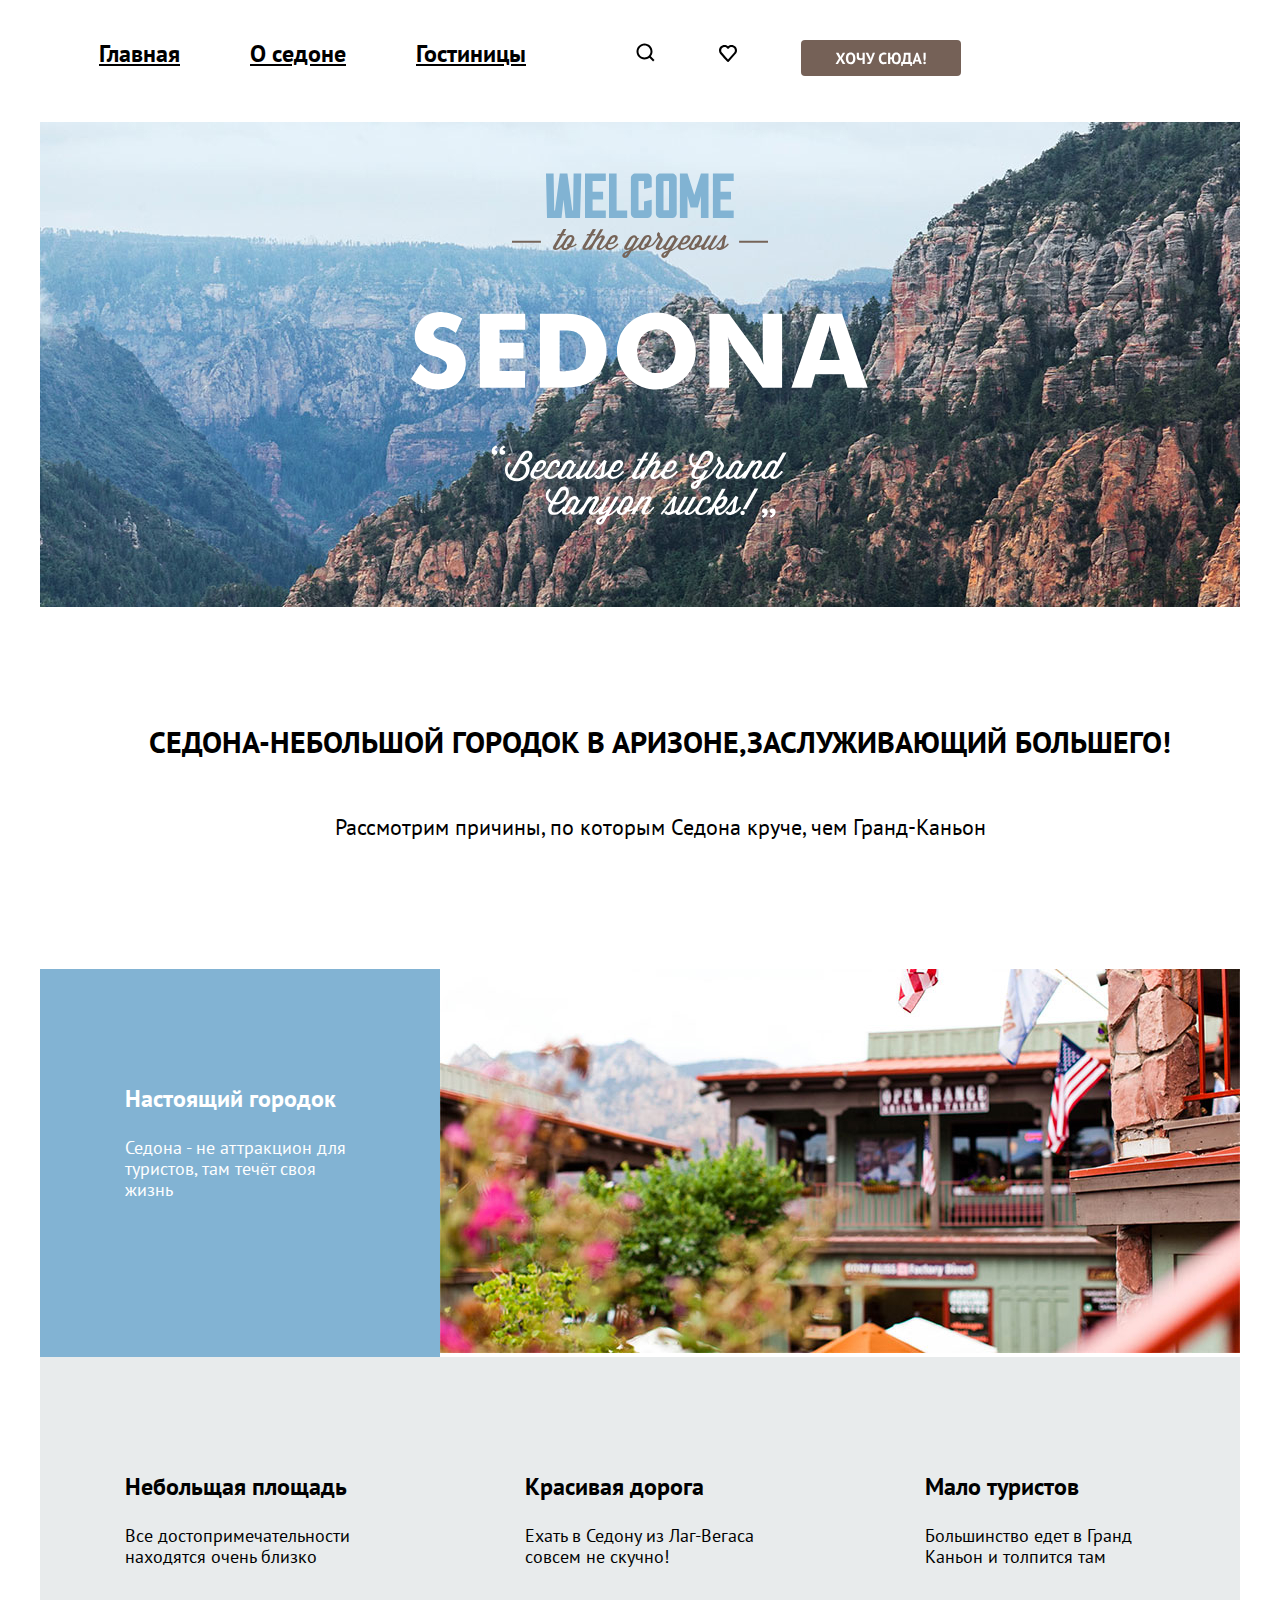
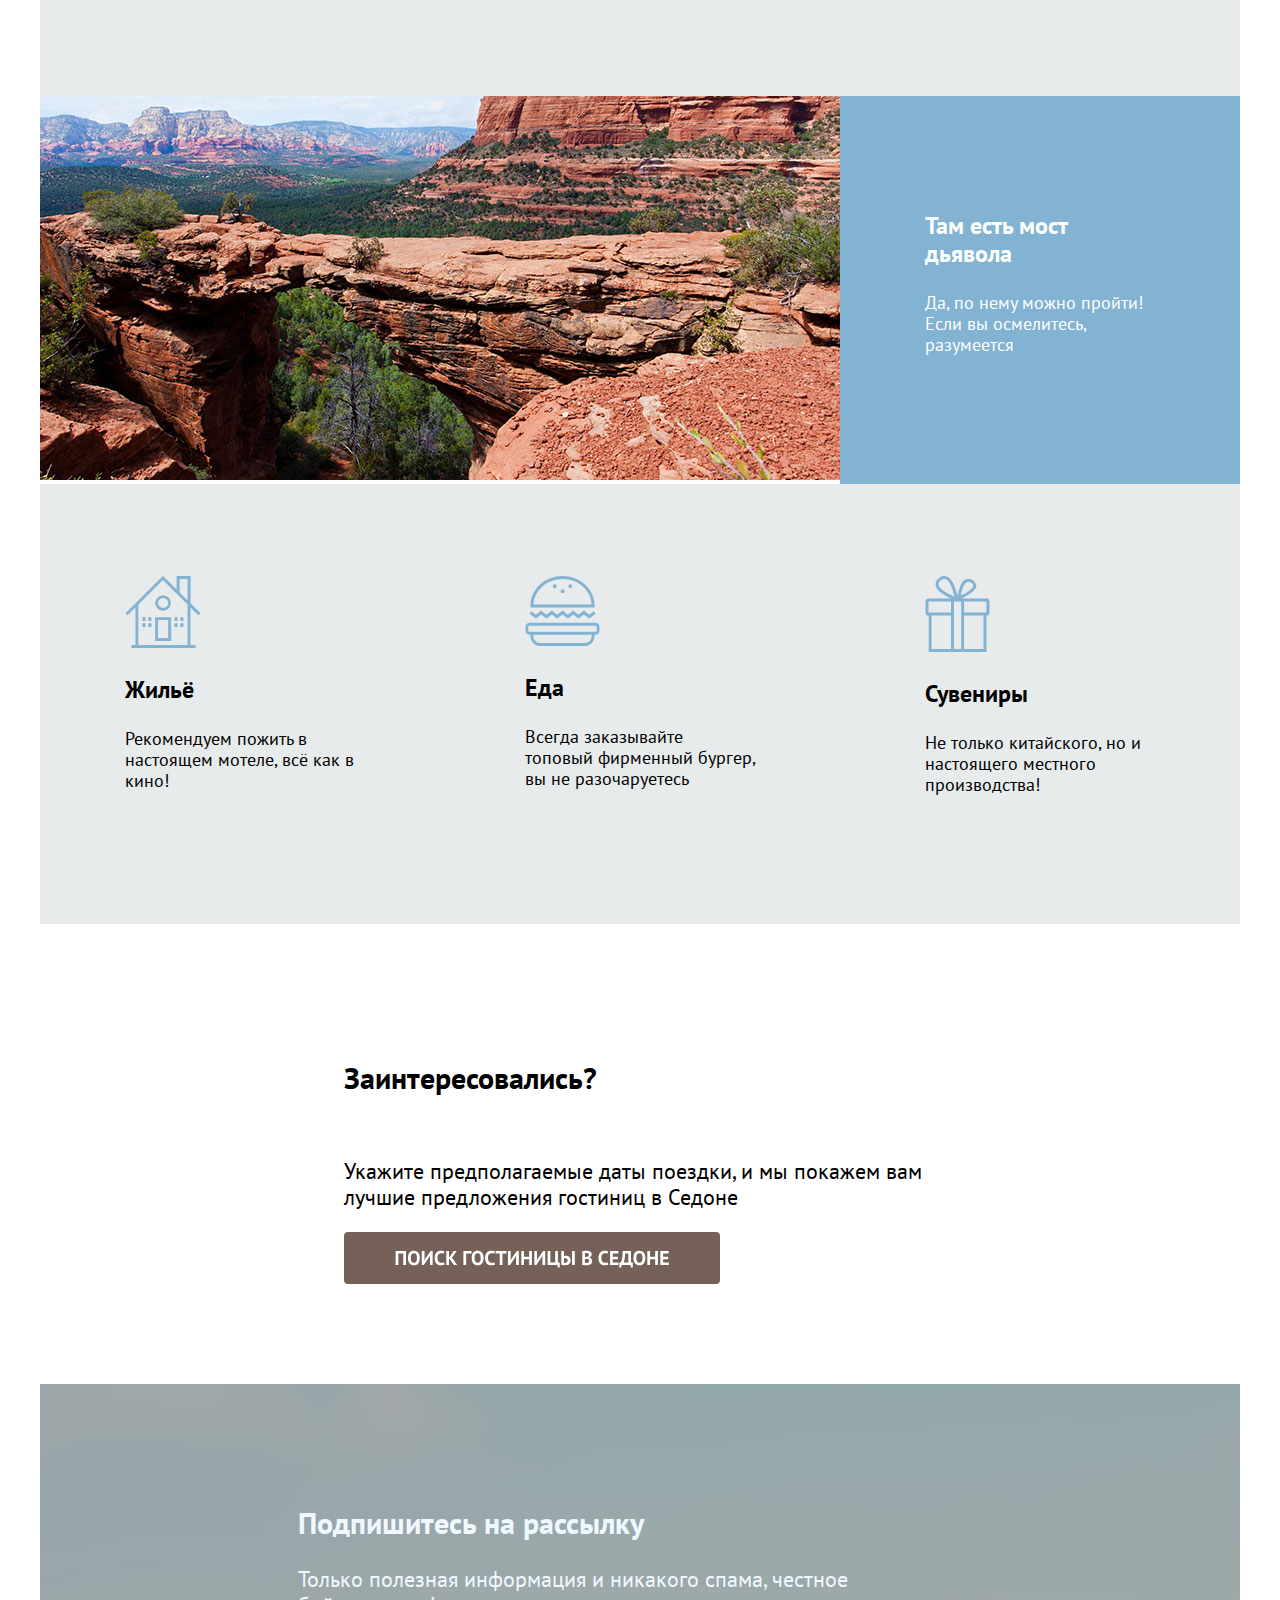
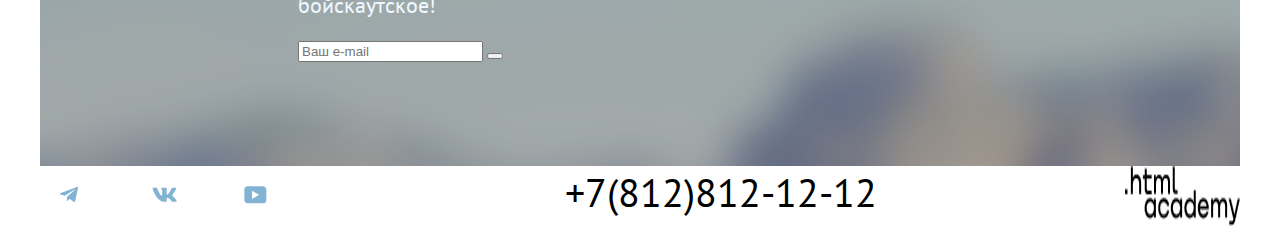
<file: 8/index.html>
<!DOCTYPE html>
<html lang="ru">

  <head>
    <meta charset="utf-8">
    <title>HTML Academy: Седона</title>
    <link rel="stylesheet" href="styles/styles.css">
    <base href="https://htmlacademy-htmlcss.github.io/2150401-sedona-35/8/">
</head>
  <body>
<div class="wrapper">    <header class="page-header">
  <nav class="navigation">
    <ul class="navigation-list">
      <li class="navigation-item">
        <a href="#" class="navigation-link"> Главная</a>
      </li>
      <li class="navigation-item">
        <a href="#" class="navigation-link"> О седоне</a>
      </li>
      <li class="navigation-item">
        <a href="#" class="navigation-link"> Гостиницы</a>
      </li>
    </ul>
    <ul class="menu-list">
      <li class="menu-item-icon">
          <a class="menu-link" href="#">
            <svg aria-hidden="true" focusable="false" width="19" height="19" viewBox="0 0 19 19" fill="none" xmlns="http://www.w3.org/2000/svg">
            <path d="M18.5 17.0083L14.8 13.3287C15.8 12.0359 16.5 10.3453 16.5 8.4558C16.5 4.08011 12.9 0.5 8.5 0.5C4.1 0.5 0.5 4.17956 0.5 8.55525C0.5 12.9309 4.1 16.511 8.5 16.511C10.3 16.511 12 15.9144 13.4 14.8204L17.1 18.5L18.5 17.0083ZM8.5 14.5221C5.2 14.5221 2.5 11.837 2.5 8.55525C2.5 5.27348 5.2 2.5884 8.5 2.5884C11.8 2.5884 14.5 5.27348 14.5 8.55525C14.5 11.837 11.8 14.5221 8.5 14.5221Z" fill="black"/>
            </svg>
          <span class="visually-hidden">Поиск</span>
      </a>
      </li>
      <li class="menu-item-icon">
          <a class="menu-link" href="#">
            <svg aria-hidden="true" focusable="false" width="18" height="17" viewBox="0 0 18 17" fill="none" xmlns="http://www.w3.org/2000/svg">
              <path d="M8.9 17C8.6 17 8.3 16.9 8.1 16.6C2.7 10.5 1.4 9.1 1.1 8.7C0.4 7.8 0 6.6 0 5.4C0 2.4 2.4 0 5.5 0C6.8 0 8 0.5 9 1.3C10 0.5 11.3 0 12.5 0C15.5 0 18 2.4 18 5.4C18 6.7 17.5 7.9 16.7 8.8L9.7 16.7C9.5 16.9 9.3 17 8.9 17ZM2.9 7.5C3.2 7.9 6.4 11.5 9 14.4L15.2 7.4C15.7 6.9 15.9 6.2 15.9 5.4C15.9 3.6 14.4 2.1 12.6 2.1C11.6 2.1 10.6 2.6 9.9 3.4C9.6 3.7 9.3 3.8 9 3.8C8.7 3.8 8.4 3.6 8.2 3.4C7.5 2.6 6.5 2.1 5.5 2.1C3.7 2.1 2.2 3.6 2.2 5.4C2.1 6.3 2.5 7 2.9 7.5C2.8 7.5 2.8 7.5 2.9 7.5Z" fill="black"/>
              </svg>
            <span class="visually-hidden">Понравилось</span>
        </a>
      </li>
      <li class="menu-item-icon">
          <a class="menu-link" href="#">
            <svg aria-hidden="true" focusable="false" width="160" height="36" viewBox="0 0 160 36" fill="none" xmlns="http://www.w3.org/2000/svg">
              <rect width="160" height="36" rx="4" fill="#756157"/>
              <path d="M37.9828 18.304L34.8628 12.8H37.5028L39.2308 16.032L39.6148 17.168L39.9828 16.032L41.7908 12.8H44.1748L40.9428 18.192L44.3348 24H41.7268L39.7588 20.544L39.3268 19.36L38.9108 20.544L36.9268 24H34.5428L37.9828 18.304ZM44.8971 18.4C44.8971 16.5333 45.3077 15.0987 46.1291 14.096C46.9504 13.0827 48.1237 12.576 49.6491 12.576C50.4491 12.576 51.1477 12.7147 51.7451 12.992C52.3424 13.2693 52.8384 13.664 53.2331 14.176C53.6277 14.688 53.9211 15.3013 54.1131 16.016C54.3051 16.7307 54.4011 17.5253 54.4011 18.4C54.4011 20.2667 53.9851 21.7067 53.1531 22.72C52.3317 23.7227 51.1637 24.224 49.6491 24.224C48.8384 24.224 48.1344 24.0853 47.5371 23.808C46.9397 23.5307 46.4437 23.136 46.0491 22.624C45.6651 22.112 45.3771 21.4987 45.1851 20.784C44.9931 20.0693 44.8971 19.2747 44.8971 18.4ZM47.2011 18.4C47.2011 18.9653 47.2491 19.488 47.3451 19.968C47.4411 20.4373 47.5851 20.8427 47.7771 21.184C47.9797 21.5253 48.2357 21.792 48.5451 21.984C48.8544 22.176 49.2224 22.272 49.6491 22.272C50.4277 22.272 51.0304 21.968 51.4571 21.36C51.8837 20.752 52.0971 19.7653 52.0971 18.4C52.0971 17.856 52.0491 17.3493 51.9531 16.88C51.8677 16.4107 51.7291 16 51.5371 15.648C51.3451 15.296 51.0944 15.024 50.7851 14.832C50.4757 14.6293 50.0971 14.528 49.6491 14.528C48.8704 14.528 48.2677 14.8427 47.8411 15.472C47.4144 16.0907 47.2011 17.0667 47.2011 18.4ZM57.9358 12.8V16.352C57.9358 16.992 58.0585 17.472 58.3038 17.792C58.5598 18.1013 58.9758 18.256 59.5518 18.256C59.9571 18.256 60.3358 18.2133 60.6878 18.128C61.0505 18.032 61.3385 17.8933 61.5518 17.712V12.8H63.7438V24H61.5518V19.488C61.2745 19.648 60.9011 19.7973 60.4318 19.936C59.9731 20.064 59.4238 20.128 58.7838 20.128C58.3358 20.128 57.9251 20.0747 57.5518 19.968C57.1891 19.8507 56.8691 19.6693 56.5918 19.424C56.3251 19.168 56.1171 18.848 55.9678 18.464C55.8185 18.0693 55.7438 17.5947 55.7438 17.04V12.8H57.9358ZM69.4149 17.744L69.7349 19.2H69.8309L70.0869 17.696L71.7669 12.8H74.0229L71.0469 20.544C70.8123 21.152 70.5829 21.68 70.3589 22.128C70.1456 22.576 69.9109 22.9493 69.6549 23.248C69.4096 23.536 69.1323 23.7547 68.8229 23.904C68.5136 24.0427 68.1509 24.112 67.7349 24.112C67.3829 24.112 67.0949 24.0853 66.8709 24.032C66.6576 23.9893 66.4229 23.888 66.1669 23.728L66.7269 21.952C66.9083 22.048 67.0736 22.1067 67.2229 22.128C67.3723 22.1493 67.5323 22.16 67.7029 22.16C68.2043 22.16 68.5563 21.7653 68.7589 20.976L64.5669 12.8H67.1429L69.4149 17.744ZM85.7081 23.536C85.3667 23.7813 84.9294 23.9573 84.3961 24.064C83.8734 24.1707 83.3347 24.224 82.7801 24.224C82.1081 24.224 81.4681 24.1227 80.8601 23.92C80.2627 23.7067 79.7347 23.3707 79.2761 22.912C78.8174 22.4427 78.4494 21.84 78.1721 21.104C77.9054 20.3573 77.7721 19.456 77.7721 18.4C77.7721 17.3013 77.9214 16.384 78.2201 15.648C78.5294 14.9013 78.9241 14.304 79.4041 13.856C79.8947 13.3973 80.4387 13.072 81.0361 12.88C81.6334 12.6773 82.2307 12.576 82.8281 12.576C83.4681 12.576 84.0067 12.6187 84.4441 12.704C84.8921 12.7893 85.2601 12.8907 85.5481 13.008L85.1161 14.864C84.8707 14.7467 84.5774 14.6613 84.2361 14.608C83.9054 14.5547 83.5001 14.528 83.0201 14.528C82.1347 14.528 81.4201 14.8427 80.8761 15.472C80.3427 16.1013 80.0761 17.0773 80.0761 18.4C80.0761 18.976 80.1401 19.504 80.2681 19.984C80.3961 20.4533 80.5881 20.8587 80.8441 21.2C81.1107 21.5307 81.4361 21.792 81.8201 21.984C82.2147 22.1653 82.6681 22.256 83.1801 22.256C83.6601 22.256 84.0654 22.208 84.3961 22.112C84.7267 22.016 85.0147 21.8933 85.2601 21.744L85.7081 23.536ZM89.2536 17.36H90.7416C90.8802 15.8347 91.3282 14.656 92.0856 13.824C92.8429 12.992 93.9042 12.576 95.2696 12.576C96.0802 12.576 96.7736 12.7147 97.3496 12.992C97.9256 13.2693 98.3949 13.664 98.7576 14.176C99.1309 14.688 99.4029 15.3013 99.5736 16.016C99.7549 16.7307 99.8456 17.5253 99.8456 18.4C99.8456 20.2667 99.4616 21.7067 98.6936 22.72C97.9256 23.7227 96.7842 24.224 95.2696 24.224C94.5656 24.224 93.9416 24.1067 93.3976 23.872C92.8642 23.6373 92.4109 23.3067 92.0376 22.88C91.6642 22.4533 91.3709 21.936 91.1576 21.328C90.9442 20.72 90.8056 20.048 90.7416 19.312H89.2536V24H87.0616V12.8H89.2536V17.36ZM92.9816 18.4C92.9816 18.9653 93.0189 19.488 93.0936 19.968C93.1789 20.4373 93.3069 20.8427 93.4776 21.184C93.6589 21.5253 93.8936 21.792 94.1816 21.984C94.4802 22.176 94.8429 22.272 95.2696 22.272C96.0482 22.272 96.6189 21.968 96.9816 21.36C97.3549 20.752 97.5416 19.7653 97.5416 18.4C97.5416 17.856 97.5042 17.3493 97.4296 16.88C97.3656 16.4107 97.2482 16 97.0776 15.648C96.9069 15.296 96.6722 15.024 96.3736 14.832C96.0856 14.6293 95.7176 14.528 95.2696 14.528C94.5016 14.528 93.9256 14.8427 93.5416 15.472C93.1682 16.0907 92.9816 17.0667 92.9816 18.4ZM110.948 26H109.396L109.156 24H101.956L101.716 26H100.164V22.048H101.348C101.423 21.9307 101.545 21.6693 101.716 21.264C101.887 20.8587 102.057 20.288 102.228 19.552C102.399 18.8053 102.543 17.8773 102.66 16.768C102.777 15.648 102.831 14.3253 102.82 12.8H109.524V22.048H110.948V26ZM107.332 22.048V14.752H104.852C104.788 16.6507 104.633 18.208 104.388 19.424C104.153 20.6293 103.913 21.504 103.668 22.048H107.332ZM117.707 21.52H114.267L113.419 24H111.227L115.259 12.72H116.875L120.907 24H118.603L117.707 21.52ZM114.827 19.76H117.227L116.395 17.264L116.059 15.504H115.979L115.643 17.28L114.827 19.76ZM122.514 12.8H124.658V18.064L124.242 20.672H122.93L122.514 18.064V12.8ZM122.29 22.944C122.29 22.5707 122.407 22.2773 122.642 22.064C122.877 21.84 123.186 21.728 123.57 21.728C123.975 21.728 124.295 21.84 124.53 22.064C124.765 22.2773 124.882 22.5707 124.882 22.944C124.882 23.3173 124.765 23.616 124.53 23.84C124.295 24.064 123.975 24.176 123.57 24.176C123.186 24.176 122.877 24.064 122.642 23.84C122.407 23.616 122.29 23.3173 122.29 22.944Z" fill="white"/>
              </svg>
        <span class="visually-hidden">ХОЧУ СЮДА!</span>
        </a>
      </li>
    </ul>
  </nav>
</header>

<main class="main-page">
  <h1 class="visually-hidden">Sedona</h1>
  <section class="intro">  <img class="intro-img" src="images/welcome.svg" width="458" height="352" alt="Welcome Sedona"></section>
  <section>
   <ul class="text-logo">
  <p class="logo-text-big">СЕДОНА-НЕБОЛЬШОЙ ГОРОДОК В АРИЗОНЕ,ЗАСЛУЖИВАЮЩИЙ БОЛЬШЕГО!</p>
  <p class="logo-text">Рассмотрим причины, по которым Седона круче, чем Гранд-Каньон</p>
</ul>
  <h2 class="visually-hidden">Причины поездки в Седону</h2>
  <ul class="advantages-list">
    <li class="advantages-item-blue">
      <h3 class="advantages-title">Настоящий городок</h3>
      <p class="advantages-description">Седона - не аттракцион для туристов, там течёт своя жизнь</p>
    </li>
    <li class="advantages-img">
      <img src="images/small-country.jpg" width="800" height="384" alt="Небольшой городок Седона">
    </li>
    <li class="advantages-item">
      <h3 class="advantages-title">Небольщая площадь</h3>
      <p class="advantages-description">Все достопримечательности находятся очень близко</p>
    </li>
    <li class="advantages-item">
      <h3 class="advantages-title">Красивая дорога</h3>
      <p class="advantages-description">Ехать в Седону из Лаг-Вегаса совсем не скучно!</p>
    </li>
    <li class="advantages-item">
      <h3 class="advantages-title">Мало туристов</h3>
      <p class="advantages-description">Большинство едет в Гранд Каньон и толпится там</p>
    </li>
    <li class="advantages-img">
      <img src="images/photo-mountains.jpg" width="800" height="384">
    </li>
    <li class="advantages-item-blue">
      <h3 class="advantages-title">Там есть мост дьявола</h3>
      <p class="advantages-description">Да, по нему можно пройти! Если вы осмелитесь, разумеется</p>
    </li>
    <li class="advantages-item">
      <svg aria-hidden="true" focusable="false" width="76" height="72" fill="none" xmlns="http://www.w3.org/2000/svg"><path d="M30.1185 65h16.0642V41.2H30.1185V65Zm2.9116-20.9h10.1406v18H33.0301v-18Z" fill="#83B3D3"/><path d="M73.3916 39.3 75.5 37.2l-9.9398-9.9V0H51.6044v13.6L37.9498 0 .5 37.2l2.10843 2.1 7.83137-7.8v37.6H6.42369V72H70.5803v-2.9h-5.1205V31.5l7.9318 7.8ZM62.5482 69.1H13.3514V28.5L37.9498 4.1l24.5984 24.4v40.6Zm0-44.7-7.9317-7.9V2.9h7.9317v21.5Z" fill="#83B3D3"/><path d="M30.3193 27.1c0 4.3 3.514 7.7 7.7309 7.7 4.3173 0 7.8313-3.5 7.8313-7.7 0-4.3-3.514-7.7-7.8313-7.7-4.2169 0-7.7309 3.4-7.7309 7.7Zm7.8313-5c2.7108 0 5.0201 2.2 5.0201 4.9s-2.2089 4.9-5.0201 4.9c-2.7108 0-5.0201-2.2-5.0201-4.9s2.2089-4.9 5.0201-4.9ZM20.4799 41.2h-3.012v3.9h3.012v-3.9ZM26.4036 41.2h-3.012v3.9h3.012v-3.9ZM20.4799 47.2h-3.012v3.9h3.012v-3.9ZM26.4036 47.2h-3.012v3.9h3.012v-3.9ZM52.508 41.2h-3.012v3.9h3.012v-3.9ZM58.4317 41.2h-3.012v3.9h3.012v-3.9ZM52.508 47.2h-3.012v3.9h3.012v-3.9ZM58.4317 47.2h-3.012v3.9h3.012v-3.9Z" fill="#83B3D3"/></svg>
      <h3 class="advantages-title">Жильё</h3>
      <p class="advantages-description">Рекомендуем пожить в настоящем мотеле, всё как в кино!</p>
    </li>
    <li class="advantages-item">
      <svg aria-hidden="true" focusable="false" width="75" height="70" viewBox="0 0 75 70" fill="none" xmlns="http://www.w3.org/2000/svg">
        <path d="M70.5757 46.7H4.6103C2.30452 46.7 0.5 48.6 0.5 51V54.5C0.5 56.9 2.40477 58.8 4.6103 58.8H5.51257V59.9C5.51257 65.4 9.82337 70 15.1367 70H59.8488C65.1621 70 69.4729 65.5 69.4729 59.9V58.8H70.3752C72.681 58.8 74.4855 56.9 74.4855 54.5V51C74.686 48.7 72.7812 46.7 70.5757 46.7ZM66.6659 59.9C66.6659 63.8 63.6583 66.9 59.949 66.9H15.1367C11.4274 66.9 8.41985 63.7 8.41985 59.9V58.8H66.6659V59.9ZM71.7787 54.5C71.7787 55.2 71.1772 55.8 70.5757 55.8H4.51005C3.80829 55.8 3.30704 55.2 3.30704 54.5V51C3.30704 50.3 3.90855 49.7 4.51005 49.7H70.4754C71.1772 49.7 71.6784 50.3 71.6784 51C71.7787 51 71.7787 54.5 71.7787 54.5Z" fill="#83B3D3"/>
        <path d="M16.1392 38.4L21.5528 42.5L26.8661 38.4L32.1794 42.5L37.4927 38.4L42.9063 42.5L48.2196 38.4L53.5329 42.5L58.9465 38.4L64.2598 42.5L70.4754 37.8L68.7711 35.3L64.2598 38.7L58.9465 34.6L53.5329 38.7L48.2196 34.6L42.9063 38.7L37.4927 34.6L32.1794 38.7L26.8661 34.6L21.5528 38.7L16.1392 34.6L10.8259 38.7L6.31458 35.3L4.6103 37.8L10.8259 42.5L16.1392 38.4Z" fill="#83B3D3"/>
        <path d="M8.52011 31.5H69.4729C69.4729 30.9 69.5732 30.3 69.5732 29.6C69.5732 29.2 69.5732 28.8 69.5732 28.4C68.8714 12.7 54.8362 0 37.593 0C20.2495 0 6.21432 12.7 5.51257 28.5C5.51257 28.9 5.51257 29.3 5.51257 29.7C5.51257 30.3 5.50815 30.9 5.6084 31.5H8.52011ZM37.593 3C53.2322 3 66.0644 14.3 66.6659 28.5H8.52011C9.12161 14.4 21.9538 3 37.593 3Z" fill="#83B3D3"/>
        <path d="M37.593 17.3C38.645 17.3 39.4978 16.4046 39.4978 15.3C39.4978 14.1954 38.645 13.3 37.593 13.3C36.541 13.3 35.6882 14.1954 35.6882 15.3C35.6882 16.4046 36.541 17.3 37.593 17.3Z" fill="#83B3D3"/>
        <path d="M29.7734 12.2C30.8254 12.2 31.6782 11.3046 31.6782 10.2C31.6782 9.09543 30.8254 8.2 29.7734 8.2C28.7214 8.2 27.8686 9.09543 27.8686 10.2C27.8686 11.3046 28.7214 12.2 29.7734 12.2Z" fill="#83B3D3"/>
        <path d="M45.3123 12.2C46.3643 12.2 47.2171 11.3046 47.2171 10.2C47.2171 9.09543 46.3643 8.2 45.3123 8.2C44.2604 8.2 43.4076 9.09543 43.4076 10.2C43.4076 11.3046 44.2604 12.2 45.3123 12.2Z" fill="#83B3D3"/>
        </svg>

      <h3 class="advantages-title">Еда</h3>
      <p class="advantages-description">Всегда заказывайте топовый фирменный бургер, вы не разочаруетесь</p>
    </li>
    <li class="advantages-item">
      <svg aria-hidden="true" focusable="false" width="65" height="76" fill="none" xmlns="http://www.w3.org/2000/svg"><path d="M61.6 22.4625H36.8c13.8-6.9049 14.9-11.3079 14.4-13.70962-1.2-4.00281-5.7-7.00491-10-5.40379-5.6 2.10147-7.1 10.40731-8.6 16.41151-2-6.1043-3.8-13.80969-8.2-17.71242C23.1.947407 21.3-.253434 18.6.0467764 14.6.447057 8.8 5.45056 11.1 11.0545c2.3 5.4038 9.7 8.8062 14.6 11.5081H3.4c-1.6 0-2.9 1.3009-2.9 2.902v11.3079c0 1.6011 1.3 2.902 2.9 2.902h.3V76h57.8V39.5745h.1c1.6 0 2.9-1.3009 2.9-2.9021V25.3645c0-1.6011-1.3-2.902-2.9-2.902ZM42.9 5.85084c2.1-.30021 5 1.30092 5.3 3.20225.4 2.80201-3.4 5.30371-5.1 6.40451-2.5 1.7012-4.9 2.6018-7.3 4.1028.9-3.7025 2.5-13.00907 7.1-13.70956ZM20 15.8579c-2.2-1.5011-6.5-4.4031-6.4-7.80551.1-3.60253 5.7-6.60463 8.8-3.90274 3.9 3.40238 5.7 11.10775 7.1 16.61165-3.2-1.5011-6.3-2.802-9.5-4.9034Zm6 57.14H6.6V39.5745H26v33.4234Zm0-36.5256H3.5V25.4646H26v11.0077Zm10.2 0v36.5256H29V25.5647h7.2v10.9076Zm22.3 36.5256H39.1V39.5745h19.4v33.4234Zm2.9-36.5256H39.1V25.4646h22.3v11.0077Z" fill="#83B3D3"/></svg>
      <h3 class="advantages-title">Сувениры</h3>
      <p class="advantages-description">Не только китайского, но и настоящего местного производства!</p>
    </li>
  </ul>
  </section>
  <section class="interesting">
    <h4 class="interesting-title">Заинтересовались?</h4>
    <p class="interesing-prg">Укажите предполагаемые даты поездки, и мы покажем вам лучшие предложения гостиниц в
      Седоне</p>
      <a class="button" href="#">
        <svg aria-hidden="true" focusable="false" width="376" height="52" viewBox="0 0 376 52" fill="none" xmlns="http://www.w3.org/2000/svg">
          <rect width="376" height="52" rx="4" fill="#756157"/>
          <path d="M59.2521 21.44H54.3521V33H51.6121V19H61.9921V33H59.2521V21.44ZM63.9455 26C63.9455 23.6667 64.4589 21.8733 65.4855 20.62C66.5122 19.3533 67.9789 18.72 69.8855 18.72C70.8855 18.72 71.7589 18.8933 72.5055 19.24C73.2522 19.5867 73.8722 20.08 74.3655 20.72C74.8589 21.36 75.2255 22.1267 75.4655 23.02C75.7055 23.9133 75.8255 24.9067 75.8255 26C75.8255 28.3333 75.3055 30.1333 74.2655 31.4C73.2389 32.6533 71.7789 33.28 69.8855 33.28C68.8722 33.28 67.9922 33.1067 67.2455 32.76C66.4989 32.4133 65.8789 31.92 65.3855 31.28C64.9055 30.64 64.5455 29.8733 64.3055 28.98C64.0655 28.0867 63.9455 27.0933 63.9455 26ZM66.8255 26C66.8255 26.7067 66.8855 27.36 67.0055 27.96C67.1255 28.5467 67.3055 29.0533 67.5455 29.48C67.7989 29.9067 68.1189 30.24 68.5055 30.48C68.8922 30.72 69.3522 30.84 69.8855 30.84C70.8589 30.84 71.6122 30.46 72.1455 29.7C72.6789 28.94 72.9455 27.7067 72.9455 26C72.9455 25.32 72.8855 24.6867 72.7655 24.1C72.6589 23.5133 72.4855 23 72.2455 22.56C72.0055 22.12 71.6922 21.78 71.3055 21.54C70.9189 21.2867 70.4455 21.16 69.8855 21.16C68.9122 21.16 68.1589 21.5533 67.6255 22.34C67.0922 23.1133 66.8255 24.3333 66.8255 26ZM85.944 25.24L86.104 23.42H86.004L85.064 25.3L79.844 33H77.784V19H80.524V26.62L80.324 28.5H80.444L81.424 26.56L86.644 19H88.684V33H85.944V25.24ZM100.584 32.42C100.158 32.7267 99.611 32.9467 98.9443 33.08C98.291 33.2133 97.6176 33.28 96.9243 33.28C96.0843 33.28 95.2843 33.1533 94.5243 32.9C93.7776 32.6333 93.1176 32.2133 92.5443 31.64C91.971 31.0533 91.511 30.3 91.1643 29.38C90.831 28.4467 90.6643 27.32 90.6643 26C90.6643 24.6267 90.851 23.48 91.2243 22.56C91.611 21.6267 92.1043 20.88 92.7043 20.32C93.3176 19.7467 93.9976 19.34 94.7443 19.1C95.491 18.8467 96.2376 18.72 96.9843 18.72C97.7843 18.72 98.4576 18.7733 99.0043 18.88C99.5643 18.9867 100.024 19.1133 100.384 19.26L99.8443 21.58C99.5376 21.4333 99.171 21.3267 98.7443 21.26C98.331 21.1933 97.8243 21.16 97.2243 21.16C96.1176 21.16 95.2243 21.5533 94.5443 22.34C93.8776 23.1267 93.5443 24.3467 93.5443 26C93.5443 26.72 93.6243 27.38 93.7843 27.98C93.9443 28.5667 94.1843 29.0733 94.5043 29.5C94.8376 29.9133 95.2443 30.24 95.7243 30.48C96.2176 30.7067 96.7843 30.82 97.4243 30.82C98.0243 30.82 98.531 30.76 98.9443 30.64C99.3576 30.52 99.7176 30.3667 100.024 30.18L100.584 32.42ZM105.736 27.02H105.016V33H102.276V19H105.016V25.2L105.656 24.92L109.516 19H112.636L108.556 24.88L107.476 25.64L108.596 26.42L113.256 33H109.876L105.736 27.02ZM127.545 21.44H122.145V33H119.405V19H127.545V21.44ZM127.696 26C127.696 23.6667 128.209 21.8733 129.236 20.62C130.262 19.3533 131.729 18.72 133.636 18.72C134.636 18.72 135.509 18.8933 136.256 19.24C137.002 19.5867 137.622 20.08 138.116 20.72C138.609 21.36 138.976 22.1267 139.216 23.02C139.456 23.9133 139.576 24.9067 139.576 26C139.576 28.3333 139.056 30.1333 138.016 31.4C136.989 32.6533 135.529 33.28 133.636 33.28C132.622 33.28 131.742 33.1067 130.996 32.76C130.249 32.4133 129.629 31.92 129.136 31.28C128.656 30.64 128.296 29.8733 128.056 28.98C127.816 28.0867 127.696 27.0933 127.696 26ZM130.576 26C130.576 26.7067 130.636 27.36 130.756 27.96C130.876 28.5467 131.056 29.0533 131.296 29.48C131.549 29.9067 131.869 30.24 132.256 30.48C132.642 30.72 133.102 30.84 133.636 30.84C134.609 30.84 135.362 30.46 135.896 29.7C136.429 28.94 136.696 27.7067 136.696 26C136.696 25.32 136.636 24.6867 136.516 24.1C136.409 23.5133 136.236 23 135.996 22.56C135.756 22.12 135.442 21.78 135.056 21.54C134.669 21.2867 134.196 21.16 133.636 21.16C132.662 21.16 131.909 21.5533 131.376 22.34C130.842 23.1133 130.576 24.3333 130.576 26ZM151.014 32.42C150.587 32.7267 150.041 32.9467 149.374 33.08C148.721 33.2133 148.047 33.28 147.354 33.28C146.514 33.28 145.714 33.1533 144.954 32.9C144.207 32.6333 143.547 32.2133 142.974 31.64C142.401 31.0533 141.941 30.3 141.594 29.38C141.261 28.4467 141.094 27.32 141.094 26C141.094 24.6267 141.281 23.48 141.654 22.56C142.041 21.6267 142.534 20.88 143.134 20.32C143.747 19.7467 144.427 19.34 145.174 19.1C145.921 18.8467 146.667 18.72 147.414 18.72C148.214 18.72 148.887 18.7733 149.434 18.88C149.994 18.9867 150.454 19.1133 150.814 19.26L150.274 21.58C149.967 21.4333 149.601 21.3267 149.174 21.26C148.761 21.1933 148.254 21.16 147.654 21.16C146.547 21.16 145.654 21.5533 144.974 22.34C144.307 23.1267 143.974 24.3467 143.974 26C143.974 26.72 144.054 27.38 144.214 27.98C144.374 28.5667 144.614 29.0733 144.934 29.5C145.267 29.9133 145.674 30.24 146.154 30.48C146.647 30.7067 147.214 30.82 147.854 30.82C148.454 30.82 148.961 30.76 149.374 30.64C149.787 30.52 150.147 30.3667 150.454 30.18L151.014 32.42ZM162.529 21.44H158.449V33H155.709V21.44H151.609V19H162.529V21.44ZM172.116 25.24L172.276 23.42H172.176L171.236 25.3L166.016 33H163.956V19H166.696V26.62L166.496 28.5H166.616L167.596 26.56L172.816 19H174.856V33H172.116V25.24ZM185.136 27.14H180.016V33H177.276V19H180.016V24.7H185.136V19H187.876V33H185.136V27.14ZM198.464 25.24L198.624 23.42H198.524L197.584 25.3L192.364 33H190.304V19H193.044V26.62L192.844 28.5H192.964L193.944 26.56L199.164 19H201.204V33H198.464V25.24ZM215.724 35.5H213.784L213.484 33H203.624V19H206.364V30.56H211.184V19H213.924V30.56H215.724V35.5ZM228.057 19H230.797V33H228.057V19ZM217.257 19H219.997V24.02C220.143 23.9933 220.377 23.96 220.697 23.92C221.017 23.88 221.33 23.86 221.637 23.86C222.303 23.86 222.937 23.9267 223.537 24.06C224.15 24.1933 224.683 24.4333 225.137 24.78C225.59 25.1133 225.95 25.5733 226.217 26.16C226.483 26.7333 226.617 27.46 226.617 28.34C226.617 29.9667 226.143 31.1867 225.197 32C224.25 32.8 222.843 33.2 220.977 33.2C220.79 33.2 220.55 33.1933 220.257 33.18C219.963 33.18 219.643 33.1667 219.297 33.14C218.963 33.1133 218.617 33.08 218.257 33.04C217.897 33 217.563 32.94 217.257 32.86V19ZM221.177 30.76C221.937 30.76 222.55 30.5867 223.017 30.24C223.497 29.88 223.737 29.2867 223.737 28.46C223.737 28.02 223.67 27.66 223.537 27.38C223.403 27.1 223.223 26.88 222.997 26.72C222.77 26.56 222.503 26.4533 222.197 26.4C221.89 26.3333 221.557 26.3 221.197 26.3C221.01 26.3 220.79 26.32 220.537 26.36C220.283 26.3867 220.103 26.42 219.997 26.46V30.64C220.143 30.68 220.317 30.7133 220.517 30.74C220.73 30.7533 220.95 30.76 221.177 30.76ZM247.692 22.26C247.692 22.6067 247.646 22.9533 247.552 23.3C247.472 23.6467 247.332 23.9667 247.132 24.26C246.932 24.54 246.672 24.7933 246.352 25.02C246.032 25.2333 245.646 25.3933 245.192 25.5V25.62C245.592 25.6867 245.972 25.8 246.332 25.96C246.692 26.12 247.006 26.34 247.272 26.62C247.539 26.9 247.746 27.24 247.892 27.64C248.052 28.04 248.132 28.5133 248.132 29.06C248.132 29.78 247.979 30.4067 247.672 30.94C247.366 31.46 246.952 31.8867 246.432 32.22C245.926 32.5533 245.346 32.8 244.692 32.96C244.039 33.12 243.366 33.2 242.672 33.2C242.446 33.2 242.152 33.2 241.792 33.2C241.446 33.2 241.066 33.1867 240.652 33.16C240.252 33.1467 239.839 33.12 239.412 33.08C238.999 33.04 238.619 32.98 238.272 32.9V19.1C238.526 19.06 238.812 19.02 239.132 18.98C239.466 18.94 239.819 18.9067 240.192 18.88C240.566 18.8533 240.946 18.8333 241.332 18.82C241.732 18.8067 242.126 18.8 242.512 18.8C243.166 18.8 243.799 18.8533 244.412 18.96C245.039 19.0533 245.592 19.2267 246.072 19.48C246.566 19.7333 246.959 20.0867 247.252 20.54C247.546 20.9933 247.692 21.5667 247.692 22.26ZM242.692 30.94C243.026 30.94 243.346 30.9 243.652 30.82C243.972 30.74 244.252 30.62 244.492 30.46C244.732 30.2867 244.926 30.0733 245.072 29.82C245.219 29.5667 245.292 29.2667 245.292 28.92C245.292 28.48 245.206 28.1333 245.032 27.88C244.859 27.6267 244.632 27.4333 244.352 27.3C244.072 27.1533 243.759 27.06 243.412 27.02C243.066 26.98 242.719 26.96 242.372 26.96H240.912V30.82C240.979 30.8467 241.086 30.8667 241.232 30.88C241.379 30.8933 241.532 30.9067 241.692 30.92C241.866 30.92 242.039 30.9267 242.212 30.94C242.399 30.94 242.559 30.94 242.692 30.94ZM241.792 24.88C241.979 24.88 242.192 24.8733 242.432 24.86C242.686 24.8467 242.892 24.8267 243.052 24.8C243.559 24.64 243.992 24.4 244.352 24.08C244.726 23.76 244.912 23.34 244.912 22.82C244.912 22.4733 244.846 22.1867 244.712 21.96C244.579 21.7333 244.399 21.5533 244.172 21.42C243.959 21.2867 243.712 21.1933 243.432 21.14C243.152 21.0867 242.859 21.06 242.552 21.06C242.206 21.06 241.886 21.0667 241.592 21.08C241.299 21.0933 241.072 21.1133 240.912 21.14V24.88H241.792ZM264.373 32.42C263.947 32.7267 263.4 32.9467 262.733 33.08C262.08 33.2133 261.407 33.28 260.713 33.28C259.873 33.28 259.073 33.1533 258.313 32.9C257.567 32.6333 256.907 32.2133 256.333 31.64C255.76 31.0533 255.3 30.3 254.953 29.38C254.62 28.4467 254.453 27.32 254.453 26C254.453 24.6267 254.64 23.48 255.013 22.56C255.4 21.6267 255.893 20.88 256.493 20.32C257.107 19.7467 257.787 19.34 258.533 19.1C259.28 18.8467 260.027 18.72 260.773 18.72C261.573 18.72 262.247 18.7733 262.793 18.88C263.353 18.9867 263.813 19.1133 264.173 19.26L263.633 21.58C263.327 21.4333 262.96 21.3267 262.533 21.26C262.12 21.1933 261.613 21.16 261.013 21.16C259.907 21.16 259.013 21.5533 258.333 22.34C257.667 23.1267 257.333 24.3467 257.333 26C257.333 26.72 257.413 27.38 257.573 27.98C257.733 28.5667 257.973 29.0733 258.293 29.5C258.627 29.9133 259.033 30.24 259.513 30.48C260.007 30.7067 260.573 30.82 261.213 30.82C261.813 30.82 262.32 30.76 262.733 30.64C263.147 30.52 263.507 30.3667 263.813 30.18L264.373 32.42ZM266.065 19H274.365V21.44H268.805V24.7H273.865V27.14H268.805V30.56H274.465V33H266.065V19ZM288.794 35.5H286.854L286.554 33H277.554L277.254 35.5H275.314V30.56H276.794C276.888 30.4133 277.041 30.0867 277.254 29.58C277.468 29.0733 277.681 28.36 277.894 27.44C278.108 26.5067 278.288 25.3467 278.434 23.96C278.581 22.56 278.648 20.9067 278.634 19H287.014V30.56H288.794V35.5ZM284.274 30.56V21.44H281.174C281.094 23.8133 280.901 25.76 280.594 27.28C280.301 28.7867 280.001 29.88 279.694 30.56H284.274ZM289.473 26C289.473 23.6667 289.986 21.8733 291.013 20.62C292.04 19.3533 293.506 18.72 295.413 18.72C296.413 18.72 297.286 18.8933 298.033 19.24C298.78 19.5867 299.4 20.08 299.893 20.72C300.386 21.36 300.753 22.1267 300.993 23.02C301.233 23.9133 301.353 24.9067 301.353 26C301.353 28.3333 300.833 30.1333 299.793 31.4C298.766 32.6533 297.306 33.28 295.413 33.28C294.4 33.28 293.52 33.1067 292.773 32.76C292.026 32.4133 291.406 31.92 290.913 31.28C290.433 30.64 290.073 29.8733 289.833 28.98C289.593 28.0867 289.473 27.0933 289.473 26ZM292.353 26C292.353 26.7067 292.413 27.36 292.533 27.96C292.653 28.5467 292.833 29.0533 293.073 29.48C293.326 29.9067 293.646 30.24 294.033 30.48C294.42 30.72 294.88 30.84 295.413 30.84C296.386 30.84 297.14 30.46 297.673 29.7C298.206 28.94 298.473 27.7067 298.473 26C298.473 25.32 298.413 24.6867 298.293 24.1C298.186 23.5133 298.013 23 297.773 22.56C297.533 22.12 297.22 21.78 296.833 21.54C296.446 21.2867 295.973 21.16 295.413 21.16C294.44 21.16 293.686 21.5533 293.153 22.34C292.62 23.1133 292.353 24.3333 292.353 26ZM311.171 27.14H306.051V33H303.311V19H306.051V24.7H311.171V19H313.911V33H311.171V27.14ZM316.339 19H324.639V21.44H319.079V24.7H324.139V27.14H319.079V30.56H324.739V33H316.339V19Z" fill="white"/>
          </svg>
      </a>
  </section>
  <section class="mailing">
    <h2 class="page-footer-title">Подпишитесь на рассылку</h2>
    <p class="page-footer123">Только полезная информация и никакого спама, честное бойскаутское!</p>
    <form class="mailing-form" action="https://echo.htmlacademy.ru/" method="post">
      <input class="field" placeholder="Ваш e-mail" type="email" name="newsletter-email" id="newsletter-email"
        required>
      <button class="button-newsletter-button" type="submit">
        <span class="visually-hidden">Подписаться</span>
      </button>
    </form>
  </section>
</main>
<footer class="footer">
  <ul class="footer-social-list">
    <li class="footer-social-item">
      <a class="button" href="#">
        <svg aria-hidden="true" focusable="false" width="18" height="16" viewBox="0 0 18 16" fill="none" xmlns="http://www.w3.org/2000/svg">
          <path d="M16.785 0.955705L0.840489 7.1042C-0.247661 7.54126 -0.241365 8.14828 0.640845 8.41897L4.73445 9.69597L14.2058 3.72014C14.6537 3.44766 15.0629 3.59424 14.7265 3.89281L7.05283 10.8183H7.05103L7.05283 10.8192L6.77045 15.0387C7.18413 15.0387 7.36669 14.8489 7.59871 14.625L9.58705 12.6915L13.7229 15.7464C14.4855 16.1664 15.0332 15.9506 15.2229 15.0405L17.9379 2.2453C18.2158 1.13107 17.5126 0.626562 16.785 0.955705Z" fill="#83B3D3"/>
          </svg>
        <span class="visually-hidden">Телеграм</span>
      </a>
    </li>
    <li class="footer-social-item">
      <a class="button" href="#">
        <svg aria-hidden="true" focusable="false" width="25" height="15" viewBox="0 0 25 15" fill="none" xmlns="http://www.w3.org/2000/svg">
          <path fill-rule="evenodd" clip-rule="evenodd" d="M24.1164 1.80445C24.2824 1.25845 24.1164 0.856445 23.3214 0.856445H20.6964C20.0284 0.856445 19.7204 1.20345 19.5534 1.58645C19.5534 1.58645 18.2184 4.78245 16.3274 6.85845C15.7154 7.46045 15.4374 7.65145 15.1034 7.65145C14.9364 7.65145 14.6854 7.46045 14.6854 6.91345V1.80445C14.6854 1.14845 14.5014 0.856445 13.9454 0.856445H9.81738C9.40038 0.856445 9.14938 1.16045 9.14938 1.44945C9.14938 2.07045 10.0954 2.21445 10.1924 3.96245V7.76045C10.1924 8.59345 10.0394 8.74444 9.70538 8.74444C8.81538 8.74444 6.65038 5.53345 5.36538 1.85945C5.11638 1.14445 4.86438 0.856445 4.19338 0.856445H1.56638C0.816382 0.856445 0.666382 1.20345 0.666382 1.58645C0.666382 2.26845 1.55638 5.65645 4.81138 10.1374C6.98138 13.1974 10.0364 14.8564 12.8194 14.8564C14.4884 14.8564 14.6944 14.4884 14.6944 13.8534V11.5404C14.6944 10.8034 14.8524 10.6564 15.3814 10.6564C15.7714 10.6564 16.4384 10.8484 17.9964 12.3234C19.7764 14.0724 20.0694 14.8564 21.0714 14.8564H23.6964C24.4464 14.8564 24.8224 14.4884 24.6064 13.7604C24.3684 13.0364 23.5184 11.9854 22.3914 10.7384C21.7794 10.0284 20.8614 9.26345 20.5824 8.88045C20.1934 8.38945 20.3044 8.17044 20.5824 7.73345C20.5824 7.73345 23.7824 3.30745 24.1154 1.80445H24.1164Z" fill="#83B3D3"/>
          </svg>
        <span class="visually-hidden">ВК</span>
      </a>
    </li>
    <li class="footer-social-item">
      <a class="button" href="#">
        <svg aria-hidden="true" focusable="false" width="23" height="18" fill="none" xmlns="http://www.w3.org/2000/svg"><path d="M18.9402.356445H3.50738C1.64668.356445.333252 1.9502.333252 3.75645V13.8502c0 1.9125 1.313428 3.5062 3.174128 3.5062H19.1591c1.6418 0 3.1742-1.5937 3.1742-3.4V3.75645C22.1143 1.9502 20.8009.356445 18.9402.356445ZM7.99494 12.8939V4.81894l7.33336 4.03751-7.33336 4.03745Z" fill="#83B3D3"/></svg>
        <span class="visually-hidden">Ютуб</span>
      </a>
    </li>
  </ul>
  <a class="phone" href="#">
    <span>+7(812)812-12-12</span>
  </a>
  <img src="images/html-academy.png" alt="Логотип html.academy">

</footer></div>
  </body>
</html>
</file>
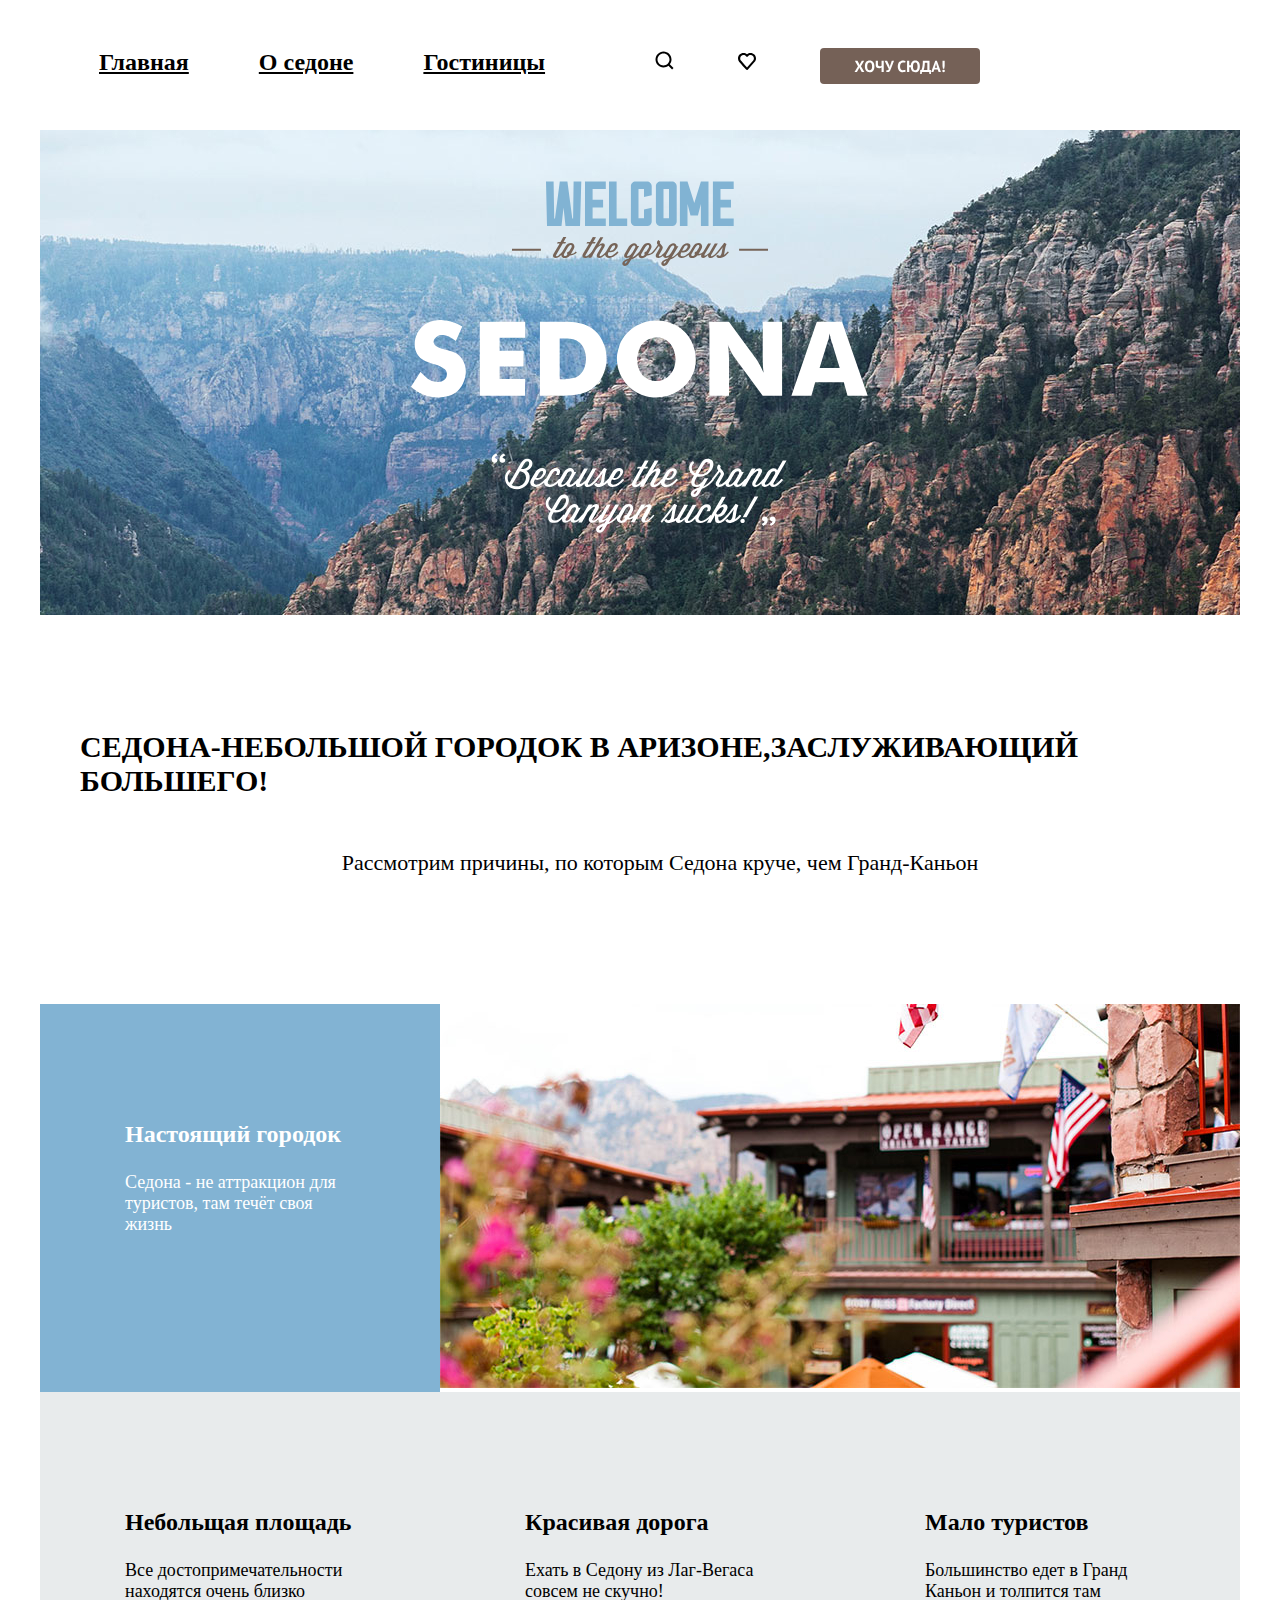
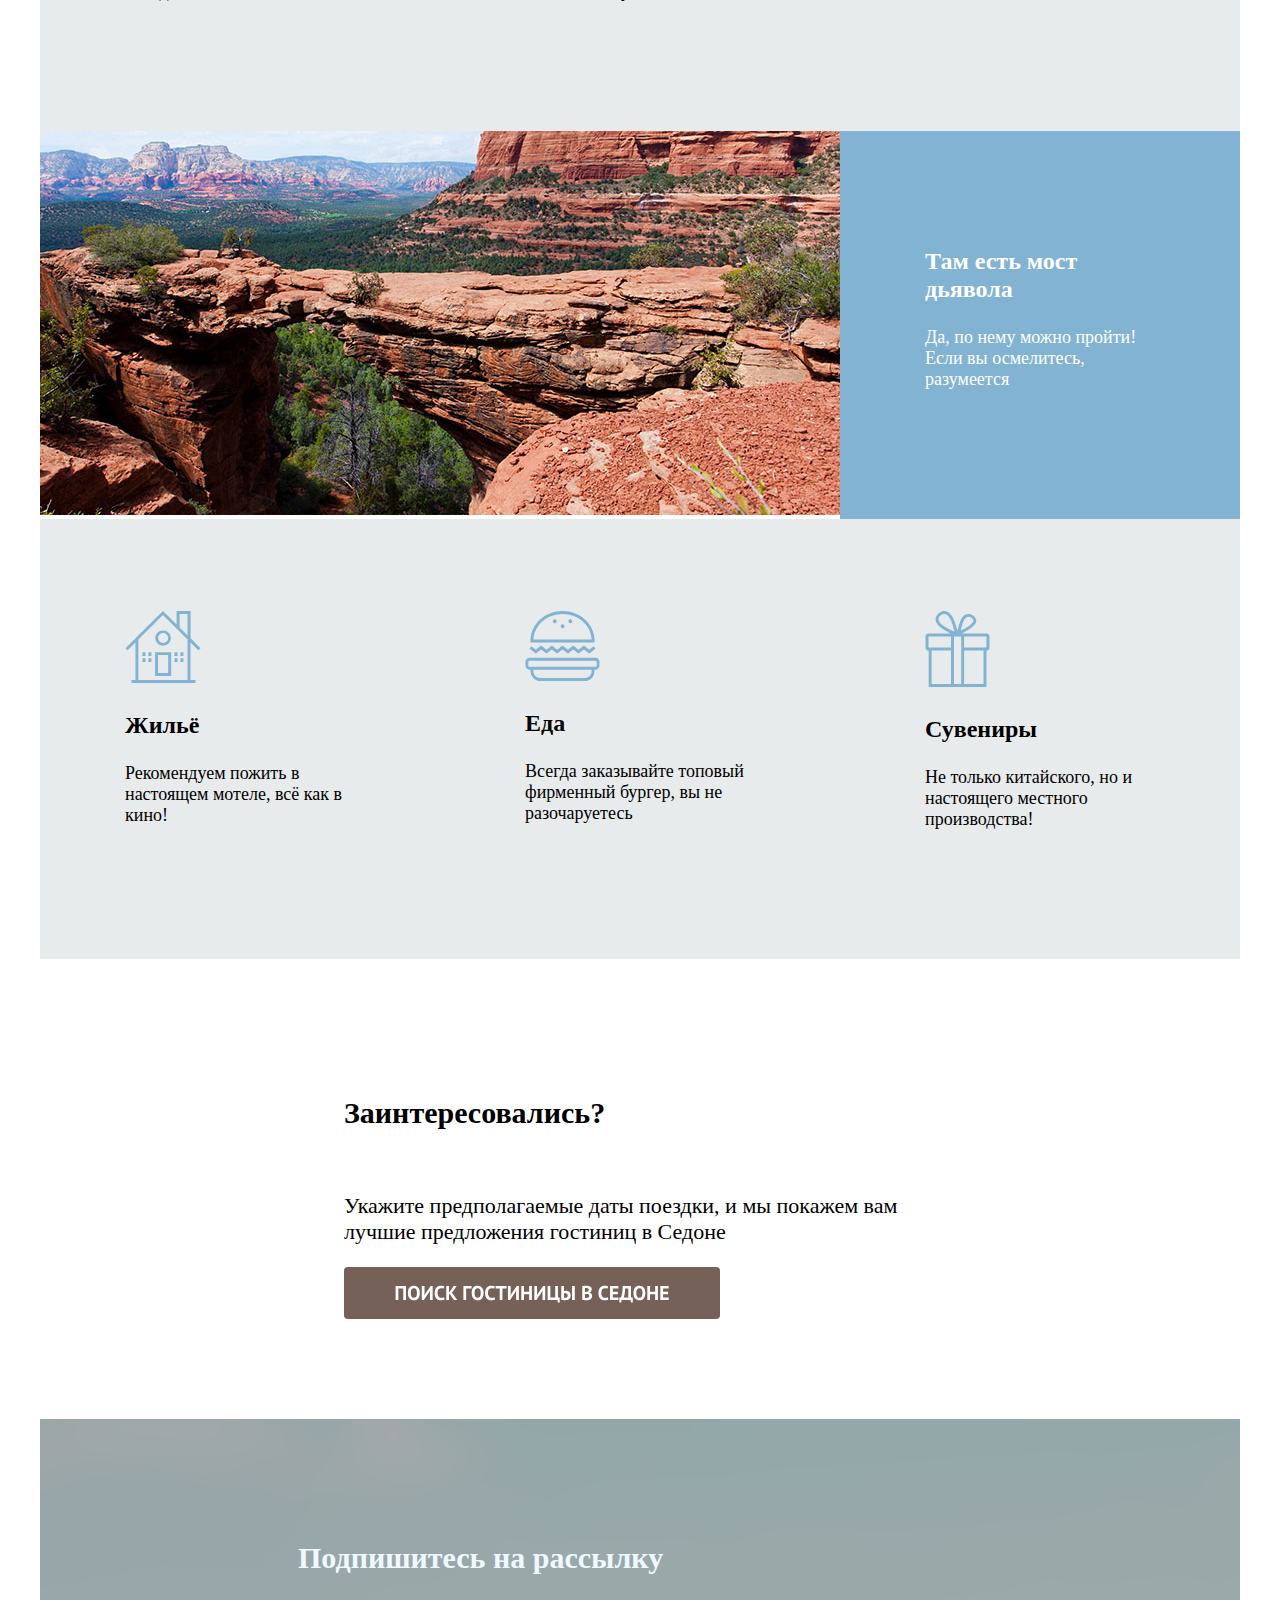
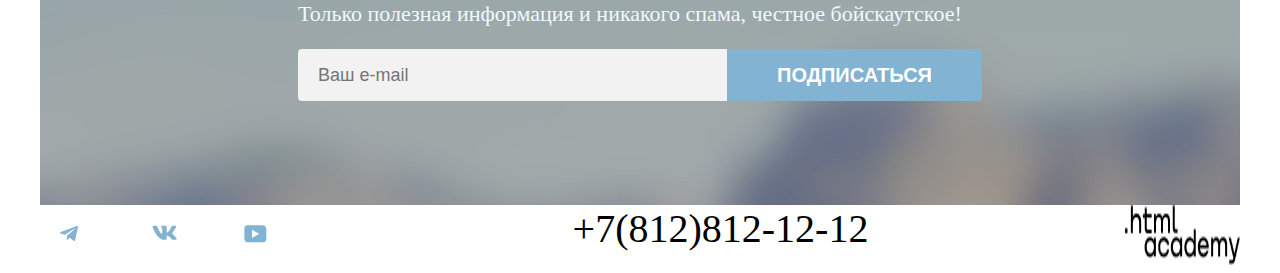
<file: 9/index.html>
<!DOCTYPE html>
<html lang="ru">

  <head>
    <meta charset="utf-8">
    <title>HTML Academy: Седона</title>
    <link rel="stylesheet" href="styles/styles.css">
    <base href="https://htmlacademy-htmlcss.github.io/2150401-sedona-35/9/">
</head>

  <body>
    <div class="wrapper">
      <header class="page-header">
        <nav class="navigation">
          <ul class="navigation-list">
            <li class="navigation-item">
              <a href="#" class="navigation-link"> Главная</a>
            </li>
            <li class="navigation-item">
              <a href="#" class="navigation-link"> О седоне</a>
            </li>
            <li class="navigation-item">
              <a href="#" class="navigation-link"> Гостиницы</a>
            </li>
          </ul>
          <ul class="menu-list">
            <li class="menu-item-icon">
              <a class="menu-link" href="#">
                <svg aria-hidden="true" focusable="false" width="19" height="19" viewBox="0 0 19 19" fill="none"
                  xmlns="http://www.w3.org/2000/svg">
                  <path
                    d="M18.5 17.0083L14.8 13.3287C15.8 12.0359 16.5 10.3453 16.5 8.4558C16.5 4.08011 12.9 0.5 8.5 0.5C4.1 0.5 0.5 4.17956 0.5 8.55525C0.5 12.9309 4.1 16.511 8.5 16.511C10.3 16.511 12 15.9144 13.4 14.8204L17.1 18.5L18.5 17.0083ZM8.5 14.5221C5.2 14.5221 2.5 11.837 2.5 8.55525C2.5 5.27348 5.2 2.5884 8.5 2.5884C11.8 2.5884 14.5 5.27348 14.5 8.55525C14.5 11.837 11.8 14.5221 8.5 14.5221Z"
                    fill="black" />
                </svg>
                <span class="visually-hidden">Поиск</span>
              </a>
            </li>
            <li class="menu-item-icon">
              <a class="menu-link" href="#">
                <svg aria-hidden="true" focusable="false" width="18" height="17" viewBox="0 0 18 17" fill="none"
                  xmlns="http://www.w3.org/2000/svg">
                  <path
                    d="M8.9 17C8.6 17 8.3 16.9 8.1 16.6C2.7 10.5 1.4 9.1 1.1 8.7C0.4 7.8 0 6.6 0 5.4C0 2.4 2.4 0 5.5 0C6.8 0 8 0.5 9 1.3C10 0.5 11.3 0 12.5 0C15.5 0 18 2.4 18 5.4C18 6.7 17.5 7.9 16.7 8.8L9.7 16.7C9.5 16.9 9.3 17 8.9 17ZM2.9 7.5C3.2 7.9 6.4 11.5 9 14.4L15.2 7.4C15.7 6.9 15.9 6.2 15.9 5.4C15.9 3.6 14.4 2.1 12.6 2.1C11.6 2.1 10.6 2.6 9.9 3.4C9.6 3.7 9.3 3.8 9 3.8C8.7 3.8 8.4 3.6 8.2 3.4C7.5 2.6 6.5 2.1 5.5 2.1C3.7 2.1 2.2 3.6 2.2 5.4C2.1 6.3 2.5 7 2.9 7.5C2.8 7.5 2.8 7.5 2.9 7.5Z"
                    fill="black" />
                </svg>
                <span class="visually-hidden">Понравилось</span>
              </a>
            </li>
            <li class="menu-item-icon">
              <a class="menu-link" href="#">
                <svg aria-hidden="true" focusable="false" width="160" height="36" viewBox="0 0 160 36" fill="none"
                  xmlns="http://www.w3.org/2000/svg">
                  <rect width="160" height="36" rx="4" fill="#756157" />
                  <path
                    d="M37.9828 18.304L34.8628 12.8H37.5028L39.2308 16.032L39.6148 17.168L39.9828 16.032L41.7908 12.8H44.1748L40.9428 18.192L44.3348 24H41.7268L39.7588 20.544L39.3268 19.36L38.9108 20.544L36.9268 24H34.5428L37.9828 18.304ZM44.8971 18.4C44.8971 16.5333 45.3077 15.0987 46.1291 14.096C46.9504 13.0827 48.1237 12.576 49.6491 12.576C50.4491 12.576 51.1477 12.7147 51.7451 12.992C52.3424 13.2693 52.8384 13.664 53.2331 14.176C53.6277 14.688 53.9211 15.3013 54.1131 16.016C54.3051 16.7307 54.4011 17.5253 54.4011 18.4C54.4011 20.2667 53.9851 21.7067 53.1531 22.72C52.3317 23.7227 51.1637 24.224 49.6491 24.224C48.8384 24.224 48.1344 24.0853 47.5371 23.808C46.9397 23.5307 46.4437 23.136 46.0491 22.624C45.6651 22.112 45.3771 21.4987 45.1851 20.784C44.9931 20.0693 44.8971 19.2747 44.8971 18.4ZM47.2011 18.4C47.2011 18.9653 47.2491 19.488 47.3451 19.968C47.4411 20.4373 47.5851 20.8427 47.7771 21.184C47.9797 21.5253 48.2357 21.792 48.5451 21.984C48.8544 22.176 49.2224 22.272 49.6491 22.272C50.4277 22.272 51.0304 21.968 51.4571 21.36C51.8837 20.752 52.0971 19.7653 52.0971 18.4C52.0971 17.856 52.0491 17.3493 51.9531 16.88C51.8677 16.4107 51.7291 16 51.5371 15.648C51.3451 15.296 51.0944 15.024 50.7851 14.832C50.4757 14.6293 50.0971 14.528 49.6491 14.528C48.8704 14.528 48.2677 14.8427 47.8411 15.472C47.4144 16.0907 47.2011 17.0667 47.2011 18.4ZM57.9358 12.8V16.352C57.9358 16.992 58.0585 17.472 58.3038 17.792C58.5598 18.1013 58.9758 18.256 59.5518 18.256C59.9571 18.256 60.3358 18.2133 60.6878 18.128C61.0505 18.032 61.3385 17.8933 61.5518 17.712V12.8H63.7438V24H61.5518V19.488C61.2745 19.648 60.9011 19.7973 60.4318 19.936C59.9731 20.064 59.4238 20.128 58.7838 20.128C58.3358 20.128 57.9251 20.0747 57.5518 19.968C57.1891 19.8507 56.8691 19.6693 56.5918 19.424C56.3251 19.168 56.1171 18.848 55.9678 18.464C55.8185 18.0693 55.7438 17.5947 55.7438 17.04V12.8H57.9358ZM69.4149 17.744L69.7349 19.2H69.8309L70.0869 17.696L71.7669 12.8H74.0229L71.0469 20.544C70.8123 21.152 70.5829 21.68 70.3589 22.128C70.1456 22.576 69.9109 22.9493 69.6549 23.248C69.4096 23.536 69.1323 23.7547 68.8229 23.904C68.5136 24.0427 68.1509 24.112 67.7349 24.112C67.3829 24.112 67.0949 24.0853 66.8709 24.032C66.6576 23.9893 66.4229 23.888 66.1669 23.728L66.7269 21.952C66.9083 22.048 67.0736 22.1067 67.2229 22.128C67.3723 22.1493 67.5323 22.16 67.7029 22.16C68.2043 22.16 68.5563 21.7653 68.7589 20.976L64.5669 12.8H67.1429L69.4149 17.744ZM85.7081 23.536C85.3667 23.7813 84.9294 23.9573 84.3961 24.064C83.8734 24.1707 83.3347 24.224 82.7801 24.224C82.1081 24.224 81.4681 24.1227 80.8601 23.92C80.2627 23.7067 79.7347 23.3707 79.2761 22.912C78.8174 22.4427 78.4494 21.84 78.1721 21.104C77.9054 20.3573 77.7721 19.456 77.7721 18.4C77.7721 17.3013 77.9214 16.384 78.2201 15.648C78.5294 14.9013 78.9241 14.304 79.4041 13.856C79.8947 13.3973 80.4387 13.072 81.0361 12.88C81.6334 12.6773 82.2307 12.576 82.8281 12.576C83.4681 12.576 84.0067 12.6187 84.4441 12.704C84.8921 12.7893 85.2601 12.8907 85.5481 13.008L85.1161 14.864C84.8707 14.7467 84.5774 14.6613 84.2361 14.608C83.9054 14.5547 83.5001 14.528 83.0201 14.528C82.1347 14.528 81.4201 14.8427 80.8761 15.472C80.3427 16.1013 80.0761 17.0773 80.0761 18.4C80.0761 18.976 80.1401 19.504 80.2681 19.984C80.3961 20.4533 80.5881 20.8587 80.8441 21.2C81.1107 21.5307 81.4361 21.792 81.8201 21.984C82.2147 22.1653 82.6681 22.256 83.1801 22.256C83.6601 22.256 84.0654 22.208 84.3961 22.112C84.7267 22.016 85.0147 21.8933 85.2601 21.744L85.7081 23.536ZM89.2536 17.36H90.7416C90.8802 15.8347 91.3282 14.656 92.0856 13.824C92.8429 12.992 93.9042 12.576 95.2696 12.576C96.0802 12.576 96.7736 12.7147 97.3496 12.992C97.9256 13.2693 98.3949 13.664 98.7576 14.176C99.1309 14.688 99.4029 15.3013 99.5736 16.016C99.7549 16.7307 99.8456 17.5253 99.8456 18.4C99.8456 20.2667 99.4616 21.7067 98.6936 22.72C97.9256 23.7227 96.7842 24.224 95.2696 24.224C94.5656 24.224 93.9416 24.1067 93.3976 23.872C92.8642 23.6373 92.4109 23.3067 92.0376 22.88C91.6642 22.4533 91.3709 21.936 91.1576 21.328C90.9442 20.72 90.8056 20.048 90.7416 19.312H89.2536V24H87.0616V12.8H89.2536V17.36ZM92.9816 18.4C92.9816 18.9653 93.0189 19.488 93.0936 19.968C93.1789 20.4373 93.3069 20.8427 93.4776 21.184C93.6589 21.5253 93.8936 21.792 94.1816 21.984C94.4802 22.176 94.8429 22.272 95.2696 22.272C96.0482 22.272 96.6189 21.968 96.9816 21.36C97.3549 20.752 97.5416 19.7653 97.5416 18.4C97.5416 17.856 97.5042 17.3493 97.4296 16.88C97.3656 16.4107 97.2482 16 97.0776 15.648C96.9069 15.296 96.6722 15.024 96.3736 14.832C96.0856 14.6293 95.7176 14.528 95.2696 14.528C94.5016 14.528 93.9256 14.8427 93.5416 15.472C93.1682 16.0907 92.9816 17.0667 92.9816 18.4ZM110.948 26H109.396L109.156 24H101.956L101.716 26H100.164V22.048H101.348C101.423 21.9307 101.545 21.6693 101.716 21.264C101.887 20.8587 102.057 20.288 102.228 19.552C102.399 18.8053 102.543 17.8773 102.66 16.768C102.777 15.648 102.831 14.3253 102.82 12.8H109.524V22.048H110.948V26ZM107.332 22.048V14.752H104.852C104.788 16.6507 104.633 18.208 104.388 19.424C104.153 20.6293 103.913 21.504 103.668 22.048H107.332ZM117.707 21.52H114.267L113.419 24H111.227L115.259 12.72H116.875L120.907 24H118.603L117.707 21.52ZM114.827 19.76H117.227L116.395 17.264L116.059 15.504H115.979L115.643 17.28L114.827 19.76ZM122.514 12.8H124.658V18.064L124.242 20.672H122.93L122.514 18.064V12.8ZM122.29 22.944C122.29 22.5707 122.407 22.2773 122.642 22.064C122.877 21.84 123.186 21.728 123.57 21.728C123.975 21.728 124.295 21.84 124.53 22.064C124.765 22.2773 124.882 22.5707 124.882 22.944C124.882 23.3173 124.765 23.616 124.53 23.84C124.295 24.064 123.975 24.176 123.57 24.176C123.186 24.176 122.877 24.064 122.642 23.84C122.407 23.616 122.29 23.3173 122.29 22.944Z"
                    fill="white" />
                </svg>
                <span class="visually-hidden">ХОЧУ СЮДА!</span>
              </a>
            </li>
          </ul>
        </nav>
      </header>

      <main class="main-page">
        <h1 class="visually-hidden">Sedona</h1>
        <section class="intro"> <img class="intro-img" src="images/welcome.svg" width="458" height="352"
            alt="Welcome Sedona"></section>
        <section>
          <ul class="text-logo">
            <p class="logo-text-big">СЕДОНА-НЕБОЛЬШОЙ ГОРОДОК В АРИЗОНЕ,ЗАСЛУЖИВАЮЩИЙ БОЛЬШЕГО!</p>
            <p class="logo-text">Рассмотрим причины, по которым Седона круче, чем Гранд-Каньон</p>
          </ul>
          <h2 class="visually-hidden">Причины поездки в Седону</h2>
          <ul class="advantages-list">
            <li class="advantages-item-blue">
              <h3 class="advantages-title">Настоящий городок</h3>
              <p class="advantages-description">Седона - не аттракцион для туристов, там течёт своя жизнь</p>
            </li>
            <li class="advantages-img">
              <img src="images/small-country.jpg" width="800" height="384" alt="Небольшой городок Седона">
            </li>
            <li class="advantages-item">
              <h3 class="advantages-title">Небольщая площадь</h3>
              <p class="advantages-description">Все достопримечательности находятся очень близко</p>
            </li>
            <li class="advantages-item">
              <h3 class="advantages-title">Красивая дорога</h3>
              <p class="advantages-description">Ехать в Седону из Лаг-Вегаса совсем не скучно!</p>
            </li>
            <li class="advantages-item">
              <h3 class="advantages-title">Мало туристов</h3>
              <p class="advantages-description">Большинство едет в Гранд Каньон и толпится там</p>
            </li>
            <li class="advantages-img">
              <img src="images/photo-mountains.jpg" width="800" height="384">
            </li>
            <li class="advantages-item-blue">
              <h3 class="advantages-title">Там есть мост дьявола</h3>
              <p class="advantages-description">Да, по нему можно пройти! Если вы осмелитесь, разумеется</p>
            </li>
            <li class="advantages-item">
              <svg aria-hidden="true" focusable="false" width="76" height="72" fill="none"
                xmlns="http://www.w3.org/2000/svg">
                <path d="M30.1185 65h16.0642V41.2H30.1185V65Zm2.9116-20.9h10.1406v18H33.0301v-18Z" fill="#83B3D3" />
                <path
                  d="M73.3916 39.3 75.5 37.2l-9.9398-9.9V0H51.6044v13.6L37.9498 0 .5 37.2l2.10843 2.1 7.83137-7.8v37.6H6.42369V72H70.5803v-2.9h-5.1205V31.5l7.9318 7.8ZM62.5482 69.1H13.3514V28.5L37.9498 4.1l24.5984 24.4v40.6Zm0-44.7-7.9317-7.9V2.9h7.9317v21.5Z"
                  fill="#83B3D3" />
                <path
                  d="M30.3193 27.1c0 4.3 3.514 7.7 7.7309 7.7 4.3173 0 7.8313-3.5 7.8313-7.7 0-4.3-3.514-7.7-7.8313-7.7-4.2169 0-7.7309 3.4-7.7309 7.7Zm7.8313-5c2.7108 0 5.0201 2.2 5.0201 4.9s-2.2089 4.9-5.0201 4.9c-2.7108 0-5.0201-2.2-5.0201-4.9s2.2089-4.9 5.0201-4.9ZM20.4799 41.2h-3.012v3.9h3.012v-3.9ZM26.4036 41.2h-3.012v3.9h3.012v-3.9ZM20.4799 47.2h-3.012v3.9h3.012v-3.9ZM26.4036 47.2h-3.012v3.9h3.012v-3.9ZM52.508 41.2h-3.012v3.9h3.012v-3.9ZM58.4317 41.2h-3.012v3.9h3.012v-3.9ZM52.508 47.2h-3.012v3.9h3.012v-3.9ZM58.4317 47.2h-3.012v3.9h3.012v-3.9Z"
                  fill="#83B3D3" />
              </svg>
              <h3 class="advantages-title">Жильё</h3>
              <p class="advantages-description">Рекомендуем пожить в настоящем мотеле, всё как в кино!</p>
            </li>
            <li class="advantages-item">
              <svg aria-hidden="true" focusable="false" width="75" height="70" viewBox="0 0 75 70" fill="none"
                xmlns="http://www.w3.org/2000/svg">
                <path
                  d="M70.5757 46.7H4.6103C2.30452 46.7 0.5 48.6 0.5 51V54.5C0.5 56.9 2.40477 58.8 4.6103 58.8H5.51257V59.9C5.51257 65.4 9.82337 70 15.1367 70H59.8488C65.1621 70 69.4729 65.5 69.4729 59.9V58.8H70.3752C72.681 58.8 74.4855 56.9 74.4855 54.5V51C74.686 48.7 72.7812 46.7 70.5757 46.7ZM66.6659 59.9C66.6659 63.8 63.6583 66.9 59.949 66.9H15.1367C11.4274 66.9 8.41985 63.7 8.41985 59.9V58.8H66.6659V59.9ZM71.7787 54.5C71.7787 55.2 71.1772 55.8 70.5757 55.8H4.51005C3.80829 55.8 3.30704 55.2 3.30704 54.5V51C3.30704 50.3 3.90855 49.7 4.51005 49.7H70.4754C71.1772 49.7 71.6784 50.3 71.6784 51C71.7787 51 71.7787 54.5 71.7787 54.5Z"
                  fill="#83B3D3" />
                <path
                  d="M16.1392 38.4L21.5528 42.5L26.8661 38.4L32.1794 42.5L37.4927 38.4L42.9063 42.5L48.2196 38.4L53.5329 42.5L58.9465 38.4L64.2598 42.5L70.4754 37.8L68.7711 35.3L64.2598 38.7L58.9465 34.6L53.5329 38.7L48.2196 34.6L42.9063 38.7L37.4927 34.6L32.1794 38.7L26.8661 34.6L21.5528 38.7L16.1392 34.6L10.8259 38.7L6.31458 35.3L4.6103 37.8L10.8259 42.5L16.1392 38.4Z"
                  fill="#83B3D3" />
                <path
                  d="M8.52011 31.5H69.4729C69.4729 30.9 69.5732 30.3 69.5732 29.6C69.5732 29.2 69.5732 28.8 69.5732 28.4C68.8714 12.7 54.8362 0 37.593 0C20.2495 0 6.21432 12.7 5.51257 28.5C5.51257 28.9 5.51257 29.3 5.51257 29.7C5.51257 30.3 5.50815 30.9 5.6084 31.5H8.52011ZM37.593 3C53.2322 3 66.0644 14.3 66.6659 28.5H8.52011C9.12161 14.4 21.9538 3 37.593 3Z"
                  fill="#83B3D3" />
                <path
                  d="M37.593 17.3C38.645 17.3 39.4978 16.4046 39.4978 15.3C39.4978 14.1954 38.645 13.3 37.593 13.3C36.541 13.3 35.6882 14.1954 35.6882 15.3C35.6882 16.4046 36.541 17.3 37.593 17.3Z"
                  fill="#83B3D3" />
                <path
                  d="M29.7734 12.2C30.8254 12.2 31.6782 11.3046 31.6782 10.2C31.6782 9.09543 30.8254 8.2 29.7734 8.2C28.7214 8.2 27.8686 9.09543 27.8686 10.2C27.8686 11.3046 28.7214 12.2 29.7734 12.2Z"
                  fill="#83B3D3" />
                <path
                  d="M45.3123 12.2C46.3643 12.2 47.2171 11.3046 47.2171 10.2C47.2171 9.09543 46.3643 8.2 45.3123 8.2C44.2604 8.2 43.4076 9.09543 43.4076 10.2C43.4076 11.3046 44.2604 12.2 45.3123 12.2Z"
                  fill="#83B3D3" />
              </svg>

              <h3 class="advantages-title">Еда</h3>
              <p class="advantages-description">Всегда заказывайте топовый фирменный бургер, вы не разочаруетесь</p>
            </li>
            <li class="advantages-item">
              <svg aria-hidden="true" focusable="false" width="65" height="76" fill="none"
                xmlns="http://www.w3.org/2000/svg">
                <path
                  d="M61.6 22.4625H36.8c13.8-6.9049 14.9-11.3079 14.4-13.70962-1.2-4.00281-5.7-7.00491-10-5.40379-5.6 2.10147-7.1 10.40731-8.6 16.41151-2-6.1043-3.8-13.80969-8.2-17.71242C23.1.947407 21.3-.253434 18.6.0467764 14.6.447057 8.8 5.45056 11.1 11.0545c2.3 5.4038 9.7 8.8062 14.6 11.5081H3.4c-1.6 0-2.9 1.3009-2.9 2.902v11.3079c0 1.6011 1.3 2.902 2.9 2.902h.3V76h57.8V39.5745h.1c1.6 0 2.9-1.3009 2.9-2.9021V25.3645c0-1.6011-1.3-2.902-2.9-2.902ZM42.9 5.85084c2.1-.30021 5 1.30092 5.3 3.20225.4 2.80201-3.4 5.30371-5.1 6.40451-2.5 1.7012-4.9 2.6018-7.3 4.1028.9-3.7025 2.5-13.00907 7.1-13.70956ZM20 15.8579c-2.2-1.5011-6.5-4.4031-6.4-7.80551.1-3.60253 5.7-6.60463 8.8-3.90274 3.9 3.40238 5.7 11.10775 7.1 16.61165-3.2-1.5011-6.3-2.802-9.5-4.9034Zm6 57.14H6.6V39.5745H26v33.4234Zm0-36.5256H3.5V25.4646H26v11.0077Zm10.2 0v36.5256H29V25.5647h7.2v10.9076Zm22.3 36.5256H39.1V39.5745h19.4v33.4234Zm2.9-36.5256H39.1V25.4646h22.3v11.0077Z"
                  fill="#83B3D3" />
              </svg>
              <h3 class="advantages-title">Сувениры</h3>
              <p class="advantages-description">Не только китайского, но и настоящего местного производства!</p>
            </li>
          </ul>
        </section>
        <section class="interesting">
          <h4 class="interesting-title">Заинтересовались?</h4>
          <p class="interesing-prg">Укажите предполагаемые даты поездки, и мы покажем вам лучшие предложения гостиниц в
            Седоне</p>
          <a class="button" href="#">
            <svg aria-hidden="true" focusable="false" width="376" height="52" viewBox="0 0 376 52" fill="none"
              xmlns="http://www.w3.org/2000/svg">
              <rect width="376" height="52" rx="4" fill="#756157" />
              <path
                d="M59.2521 21.44H54.3521V33H51.6121V19H61.9921V33H59.2521V21.44ZM63.9455 26C63.9455 23.6667 64.4589 21.8733 65.4855 20.62C66.5122 19.3533 67.9789 18.72 69.8855 18.72C70.8855 18.72 71.7589 18.8933 72.5055 19.24C73.2522 19.5867 73.8722 20.08 74.3655 20.72C74.8589 21.36 75.2255 22.1267 75.4655 23.02C75.7055 23.9133 75.8255 24.9067 75.8255 26C75.8255 28.3333 75.3055 30.1333 74.2655 31.4C73.2389 32.6533 71.7789 33.28 69.8855 33.28C68.8722 33.28 67.9922 33.1067 67.2455 32.76C66.4989 32.4133 65.8789 31.92 65.3855 31.28C64.9055 30.64 64.5455 29.8733 64.3055 28.98C64.0655 28.0867 63.9455 27.0933 63.9455 26ZM66.8255 26C66.8255 26.7067 66.8855 27.36 67.0055 27.96C67.1255 28.5467 67.3055 29.0533 67.5455 29.48C67.7989 29.9067 68.1189 30.24 68.5055 30.48C68.8922 30.72 69.3522 30.84 69.8855 30.84C70.8589 30.84 71.6122 30.46 72.1455 29.7C72.6789 28.94 72.9455 27.7067 72.9455 26C72.9455 25.32 72.8855 24.6867 72.7655 24.1C72.6589 23.5133 72.4855 23 72.2455 22.56C72.0055 22.12 71.6922 21.78 71.3055 21.54C70.9189 21.2867 70.4455 21.16 69.8855 21.16C68.9122 21.16 68.1589 21.5533 67.6255 22.34C67.0922 23.1133 66.8255 24.3333 66.8255 26ZM85.944 25.24L86.104 23.42H86.004L85.064 25.3L79.844 33H77.784V19H80.524V26.62L80.324 28.5H80.444L81.424 26.56L86.644 19H88.684V33H85.944V25.24ZM100.584 32.42C100.158 32.7267 99.611 32.9467 98.9443 33.08C98.291 33.2133 97.6176 33.28 96.9243 33.28C96.0843 33.28 95.2843 33.1533 94.5243 32.9C93.7776 32.6333 93.1176 32.2133 92.5443 31.64C91.971 31.0533 91.511 30.3 91.1643 29.38C90.831 28.4467 90.6643 27.32 90.6643 26C90.6643 24.6267 90.851 23.48 91.2243 22.56C91.611 21.6267 92.1043 20.88 92.7043 20.32C93.3176 19.7467 93.9976 19.34 94.7443 19.1C95.491 18.8467 96.2376 18.72 96.9843 18.72C97.7843 18.72 98.4576 18.7733 99.0043 18.88C99.5643 18.9867 100.024 19.1133 100.384 19.26L99.8443 21.58C99.5376 21.4333 99.171 21.3267 98.7443 21.26C98.331 21.1933 97.8243 21.16 97.2243 21.16C96.1176 21.16 95.2243 21.5533 94.5443 22.34C93.8776 23.1267 93.5443 24.3467 93.5443 26C93.5443 26.72 93.6243 27.38 93.7843 27.98C93.9443 28.5667 94.1843 29.0733 94.5043 29.5C94.8376 29.9133 95.2443 30.24 95.7243 30.48C96.2176 30.7067 96.7843 30.82 97.4243 30.82C98.0243 30.82 98.531 30.76 98.9443 30.64C99.3576 30.52 99.7176 30.3667 100.024 30.18L100.584 32.42ZM105.736 27.02H105.016V33H102.276V19H105.016V25.2L105.656 24.92L109.516 19H112.636L108.556 24.88L107.476 25.64L108.596 26.42L113.256 33H109.876L105.736 27.02ZM127.545 21.44H122.145V33H119.405V19H127.545V21.44ZM127.696 26C127.696 23.6667 128.209 21.8733 129.236 20.62C130.262 19.3533 131.729 18.72 133.636 18.72C134.636 18.72 135.509 18.8933 136.256 19.24C137.002 19.5867 137.622 20.08 138.116 20.72C138.609 21.36 138.976 22.1267 139.216 23.02C139.456 23.9133 139.576 24.9067 139.576 26C139.576 28.3333 139.056 30.1333 138.016 31.4C136.989 32.6533 135.529 33.28 133.636 33.28C132.622 33.28 131.742 33.1067 130.996 32.76C130.249 32.4133 129.629 31.92 129.136 31.28C128.656 30.64 128.296 29.8733 128.056 28.98C127.816 28.0867 127.696 27.0933 127.696 26ZM130.576 26C130.576 26.7067 130.636 27.36 130.756 27.96C130.876 28.5467 131.056 29.0533 131.296 29.48C131.549 29.9067 131.869 30.24 132.256 30.48C132.642 30.72 133.102 30.84 133.636 30.84C134.609 30.84 135.362 30.46 135.896 29.7C136.429 28.94 136.696 27.7067 136.696 26C136.696 25.32 136.636 24.6867 136.516 24.1C136.409 23.5133 136.236 23 135.996 22.56C135.756 22.12 135.442 21.78 135.056 21.54C134.669 21.2867 134.196 21.16 133.636 21.16C132.662 21.16 131.909 21.5533 131.376 22.34C130.842 23.1133 130.576 24.3333 130.576 26ZM151.014 32.42C150.587 32.7267 150.041 32.9467 149.374 33.08C148.721 33.2133 148.047 33.28 147.354 33.28C146.514 33.28 145.714 33.1533 144.954 32.9C144.207 32.6333 143.547 32.2133 142.974 31.64C142.401 31.0533 141.941 30.3 141.594 29.38C141.261 28.4467 141.094 27.32 141.094 26C141.094 24.6267 141.281 23.48 141.654 22.56C142.041 21.6267 142.534 20.88 143.134 20.32C143.747 19.7467 144.427 19.34 145.174 19.1C145.921 18.8467 146.667 18.72 147.414 18.72C148.214 18.72 148.887 18.7733 149.434 18.88C149.994 18.9867 150.454 19.1133 150.814 19.26L150.274 21.58C149.967 21.4333 149.601 21.3267 149.174 21.26C148.761 21.1933 148.254 21.16 147.654 21.16C146.547 21.16 145.654 21.5533 144.974 22.34C144.307 23.1267 143.974 24.3467 143.974 26C143.974 26.72 144.054 27.38 144.214 27.98C144.374 28.5667 144.614 29.0733 144.934 29.5C145.267 29.9133 145.674 30.24 146.154 30.48C146.647 30.7067 147.214 30.82 147.854 30.82C148.454 30.82 148.961 30.76 149.374 30.64C149.787 30.52 150.147 30.3667 150.454 30.18L151.014 32.42ZM162.529 21.44H158.449V33H155.709V21.44H151.609V19H162.529V21.44ZM172.116 25.24L172.276 23.42H172.176L171.236 25.3L166.016 33H163.956V19H166.696V26.62L166.496 28.5H166.616L167.596 26.56L172.816 19H174.856V33H172.116V25.24ZM185.136 27.14H180.016V33H177.276V19H180.016V24.7H185.136V19H187.876V33H185.136V27.14ZM198.464 25.24L198.624 23.42H198.524L197.584 25.3L192.364 33H190.304V19H193.044V26.62L192.844 28.5H192.964L193.944 26.56L199.164 19H201.204V33H198.464V25.24ZM215.724 35.5H213.784L213.484 33H203.624V19H206.364V30.56H211.184V19H213.924V30.56H215.724V35.5ZM228.057 19H230.797V33H228.057V19ZM217.257 19H219.997V24.02C220.143 23.9933 220.377 23.96 220.697 23.92C221.017 23.88 221.33 23.86 221.637 23.86C222.303 23.86 222.937 23.9267 223.537 24.06C224.15 24.1933 224.683 24.4333 225.137 24.78C225.59 25.1133 225.95 25.5733 226.217 26.16C226.483 26.7333 226.617 27.46 226.617 28.34C226.617 29.9667 226.143 31.1867 225.197 32C224.25 32.8 222.843 33.2 220.977 33.2C220.79 33.2 220.55 33.1933 220.257 33.18C219.963 33.18 219.643 33.1667 219.297 33.14C218.963 33.1133 218.617 33.08 218.257 33.04C217.897 33 217.563 32.94 217.257 32.86V19ZM221.177 30.76C221.937 30.76 222.55 30.5867 223.017 30.24C223.497 29.88 223.737 29.2867 223.737 28.46C223.737 28.02 223.67 27.66 223.537 27.38C223.403 27.1 223.223 26.88 222.997 26.72C222.77 26.56 222.503 26.4533 222.197 26.4C221.89 26.3333 221.557 26.3 221.197 26.3C221.01 26.3 220.79 26.32 220.537 26.36C220.283 26.3867 220.103 26.42 219.997 26.46V30.64C220.143 30.68 220.317 30.7133 220.517 30.74C220.73 30.7533 220.95 30.76 221.177 30.76ZM247.692 22.26C247.692 22.6067 247.646 22.9533 247.552 23.3C247.472 23.6467 247.332 23.9667 247.132 24.26C246.932 24.54 246.672 24.7933 246.352 25.02C246.032 25.2333 245.646 25.3933 245.192 25.5V25.62C245.592 25.6867 245.972 25.8 246.332 25.96C246.692 26.12 247.006 26.34 247.272 26.62C247.539 26.9 247.746 27.24 247.892 27.64C248.052 28.04 248.132 28.5133 248.132 29.06C248.132 29.78 247.979 30.4067 247.672 30.94C247.366 31.46 246.952 31.8867 246.432 32.22C245.926 32.5533 245.346 32.8 244.692 32.96C244.039 33.12 243.366 33.2 242.672 33.2C242.446 33.2 242.152 33.2 241.792 33.2C241.446 33.2 241.066 33.1867 240.652 33.16C240.252 33.1467 239.839 33.12 239.412 33.08C238.999 33.04 238.619 32.98 238.272 32.9V19.1C238.526 19.06 238.812 19.02 239.132 18.98C239.466 18.94 239.819 18.9067 240.192 18.88C240.566 18.8533 240.946 18.8333 241.332 18.82C241.732 18.8067 242.126 18.8 242.512 18.8C243.166 18.8 243.799 18.8533 244.412 18.96C245.039 19.0533 245.592 19.2267 246.072 19.48C246.566 19.7333 246.959 20.0867 247.252 20.54C247.546 20.9933 247.692 21.5667 247.692 22.26ZM242.692 30.94C243.026 30.94 243.346 30.9 243.652 30.82C243.972 30.74 244.252 30.62 244.492 30.46C244.732 30.2867 244.926 30.0733 245.072 29.82C245.219 29.5667 245.292 29.2667 245.292 28.92C245.292 28.48 245.206 28.1333 245.032 27.88C244.859 27.6267 244.632 27.4333 244.352 27.3C244.072 27.1533 243.759 27.06 243.412 27.02C243.066 26.98 242.719 26.96 242.372 26.96H240.912V30.82C240.979 30.8467 241.086 30.8667 241.232 30.88C241.379 30.8933 241.532 30.9067 241.692 30.92C241.866 30.92 242.039 30.9267 242.212 30.94C242.399 30.94 242.559 30.94 242.692 30.94ZM241.792 24.88C241.979 24.88 242.192 24.8733 242.432 24.86C242.686 24.8467 242.892 24.8267 243.052 24.8C243.559 24.64 243.992 24.4 244.352 24.08C244.726 23.76 244.912 23.34 244.912 22.82C244.912 22.4733 244.846 22.1867 244.712 21.96C244.579 21.7333 244.399 21.5533 244.172 21.42C243.959 21.2867 243.712 21.1933 243.432 21.14C243.152 21.0867 242.859 21.06 242.552 21.06C242.206 21.06 241.886 21.0667 241.592 21.08C241.299 21.0933 241.072 21.1133 240.912 21.14V24.88H241.792ZM264.373 32.42C263.947 32.7267 263.4 32.9467 262.733 33.08C262.08 33.2133 261.407 33.28 260.713 33.28C259.873 33.28 259.073 33.1533 258.313 32.9C257.567 32.6333 256.907 32.2133 256.333 31.64C255.76 31.0533 255.3 30.3 254.953 29.38C254.62 28.4467 254.453 27.32 254.453 26C254.453 24.6267 254.64 23.48 255.013 22.56C255.4 21.6267 255.893 20.88 256.493 20.32C257.107 19.7467 257.787 19.34 258.533 19.1C259.28 18.8467 260.027 18.72 260.773 18.72C261.573 18.72 262.247 18.7733 262.793 18.88C263.353 18.9867 263.813 19.1133 264.173 19.26L263.633 21.58C263.327 21.4333 262.96 21.3267 262.533 21.26C262.12 21.1933 261.613 21.16 261.013 21.16C259.907 21.16 259.013 21.5533 258.333 22.34C257.667 23.1267 257.333 24.3467 257.333 26C257.333 26.72 257.413 27.38 257.573 27.98C257.733 28.5667 257.973 29.0733 258.293 29.5C258.627 29.9133 259.033 30.24 259.513 30.48C260.007 30.7067 260.573 30.82 261.213 30.82C261.813 30.82 262.32 30.76 262.733 30.64C263.147 30.52 263.507 30.3667 263.813 30.18L264.373 32.42ZM266.065 19H274.365V21.44H268.805V24.7H273.865V27.14H268.805V30.56H274.465V33H266.065V19ZM288.794 35.5H286.854L286.554 33H277.554L277.254 35.5H275.314V30.56H276.794C276.888 30.4133 277.041 30.0867 277.254 29.58C277.468 29.0733 277.681 28.36 277.894 27.44C278.108 26.5067 278.288 25.3467 278.434 23.96C278.581 22.56 278.648 20.9067 278.634 19H287.014V30.56H288.794V35.5ZM284.274 30.56V21.44H281.174C281.094 23.8133 280.901 25.76 280.594 27.28C280.301 28.7867 280.001 29.88 279.694 30.56H284.274ZM289.473 26C289.473 23.6667 289.986 21.8733 291.013 20.62C292.04 19.3533 293.506 18.72 295.413 18.72C296.413 18.72 297.286 18.8933 298.033 19.24C298.78 19.5867 299.4 20.08 299.893 20.72C300.386 21.36 300.753 22.1267 300.993 23.02C301.233 23.9133 301.353 24.9067 301.353 26C301.353 28.3333 300.833 30.1333 299.793 31.4C298.766 32.6533 297.306 33.28 295.413 33.28C294.4 33.28 293.52 33.1067 292.773 32.76C292.026 32.4133 291.406 31.92 290.913 31.28C290.433 30.64 290.073 29.8733 289.833 28.98C289.593 28.0867 289.473 27.0933 289.473 26ZM292.353 26C292.353 26.7067 292.413 27.36 292.533 27.96C292.653 28.5467 292.833 29.0533 293.073 29.48C293.326 29.9067 293.646 30.24 294.033 30.48C294.42 30.72 294.88 30.84 295.413 30.84C296.386 30.84 297.14 30.46 297.673 29.7C298.206 28.94 298.473 27.7067 298.473 26C298.473 25.32 298.413 24.6867 298.293 24.1C298.186 23.5133 298.013 23 297.773 22.56C297.533 22.12 297.22 21.78 296.833 21.54C296.446 21.2867 295.973 21.16 295.413 21.16C294.44 21.16 293.686 21.5533 293.153 22.34C292.62 23.1133 292.353 24.3333 292.353 26ZM311.171 27.14H306.051V33H303.311V19H306.051V24.7H311.171V19H313.911V33H311.171V27.14ZM316.339 19H324.639V21.44H319.079V24.7H324.139V27.14H319.079V30.56H324.739V33H316.339V19Z"
                fill="white" />
            </svg>
          </a>
        </section>
        <section class="mailing">
          <h2 class="page-footer-title">Подпишитесь на рассылку</h2>
          <p class="page-footer123">Только полезная информация и никакого спама, честное бойскаутское!</p>
          <form class="mailing-form" action="https://echo.htmlacademy.ru/" method="post">
            <input class="field" placeholder="Ваш e-mail" type="email" name="newsletter-email" id="newsletter-email"
              required>
            <button class="button-newsletter-button" type="submit">
              <span>ПОДПИСАТЬСЯ</span>
            </button>
          </form>
        </section>
      </main>
      <footer class="footer">
        <ul class="footer-social-list">
          <li class="footer-social-item">
            <a class="button" href="#">
              <svg aria-hidden="true" focusable="false" width="18" height="16" viewBox="0 0 18 16" fill="none"
                xmlns="http://www.w3.org/2000/svg">
                <path
                  d="M16.785 0.955705L0.840489 7.1042C-0.247661 7.54126 -0.241365 8.14828 0.640845 8.41897L4.73445 9.69597L14.2058 3.72014C14.6537 3.44766 15.0629 3.59424 14.7265 3.89281L7.05283 10.8183H7.05103L7.05283 10.8192L6.77045 15.0387C7.18413 15.0387 7.36669 14.8489 7.59871 14.625L9.58705 12.6915L13.7229 15.7464C14.4855 16.1664 15.0332 15.9506 15.2229 15.0405L17.9379 2.2453C18.2158 1.13107 17.5126 0.626562 16.785 0.955705Z"
                  fill="#83B3D3" />
              </svg>
              <span class="visually-hidden">Телеграм</span>
            </a>
          </li>
          <li class="footer-social-item">
            <a class="button" href="#">
              <svg aria-hidden="true" focusable="false" width="25" height="15" viewBox="0 0 25 15" fill="none"
                xmlns="http://www.w3.org/2000/svg">
                <path fill-rule="evenodd" clip-rule="evenodd"
                  d="M24.1164 1.80445C24.2824 1.25845 24.1164 0.856445 23.3214 0.856445H20.6964C20.0284 0.856445 19.7204 1.20345 19.5534 1.58645C19.5534 1.58645 18.2184 4.78245 16.3274 6.85845C15.7154 7.46045 15.4374 7.65145 15.1034 7.65145C14.9364 7.65145 14.6854 7.46045 14.6854 6.91345V1.80445C14.6854 1.14845 14.5014 0.856445 13.9454 0.856445H9.81738C9.40038 0.856445 9.14938 1.16045 9.14938 1.44945C9.14938 2.07045 10.0954 2.21445 10.1924 3.96245V7.76045C10.1924 8.59345 10.0394 8.74444 9.70538 8.74444C8.81538 8.74444 6.65038 5.53345 5.36538 1.85945C5.11638 1.14445 4.86438 0.856445 4.19338 0.856445H1.56638C0.816382 0.856445 0.666382 1.20345 0.666382 1.58645C0.666382 2.26845 1.55638 5.65645 4.81138 10.1374C6.98138 13.1974 10.0364 14.8564 12.8194 14.8564C14.4884 14.8564 14.6944 14.4884 14.6944 13.8534V11.5404C14.6944 10.8034 14.8524 10.6564 15.3814 10.6564C15.7714 10.6564 16.4384 10.8484 17.9964 12.3234C19.7764 14.0724 20.0694 14.8564 21.0714 14.8564H23.6964C24.4464 14.8564 24.8224 14.4884 24.6064 13.7604C24.3684 13.0364 23.5184 11.9854 22.3914 10.7384C21.7794 10.0284 20.8614 9.26345 20.5824 8.88045C20.1934 8.38945 20.3044 8.17044 20.5824 7.73345C20.5824 7.73345 23.7824 3.30745 24.1154 1.80445H24.1164Z"
                  fill="#83B3D3" />
              </svg>
              <span class="visually-hidden">ВК</span>
            </a>
          </li>
          <li class="footer-social-item">
            <a class="button" href="#">
              <svg aria-hidden="true" focusable="false" width="23" height="18" fill="none"
                xmlns="http://www.w3.org/2000/svg">
                <path
                  d="M18.9402.356445H3.50738C1.64668.356445.333252 1.9502.333252 3.75645V13.8502c0 1.9125 1.313428 3.5062 3.174128 3.5062H19.1591c1.6418 0 3.1742-1.5937 3.1742-3.4V3.75645C22.1143 1.9502 20.8009.356445 18.9402.356445ZM7.99494 12.8939V4.81894l7.33336 4.03751-7.33336 4.03745Z"
                  fill="#83B3D3" />
              </svg>
              <span class="visually-hidden">Ютуб</span>
            </a>
          </li>
        </ul>
        <a class="phone" href="#">
          <span>+7(812)812-12-12</span>
        </a>
        <img src="images/html-academy.png" alt="Логотип html.academy">
      </footer>
      <div class="modal-container modal-container-closed">
        <div class="modal modal-auth">
          <button class="modal-close-button">
            <span class="visually-hidden">Закрыть</span>
          </button>
          <section class="modal-content">
            <h2 class="modal-title">Поиск гостиницы в седоне</h2>
            <form class="auth-form" action="https://echo.htmlacademy.ru/" method="post">
              <p class="field-group">
                <label class="description-ex-en">Дата Заезда:
                  <input class="auth-form-field" type="text" id="auth-entrance" name="auth-entrance"
                    placeholder="00.00.00">
                  <button class="calendar"><svg width="16" height="15" viewBox="0 0 16 15" fill="none"
                      xmlns="http://www.w3.org/2000/svg">
                      <path
                        d="M5.75 10C6.05 10 6.25 9.8 6.25 9.5C6.25 9.2 6.05 9 5.75 9C5.45 9 5.25 9.2 5.25 9.5C5.25 9.8 5.45 10 5.75 10Z"
                        fill="black" />
                      <path
                        d="M15 2H13V0H12V2H4V0H3V2H1C0.4 2 0 2.4 0 3V14C0 14.5 0.4 15 1 15H15C15.5 15 16 14.5 16 14V3C16 2.4 15.5 2 15 2ZM15 14H1V7H15V14ZM1 6V3H3V5H4V3H12V5H13V3H15V6H1Z"
                        fill="black" />
                      <path
                        d="M8 10C8.3 10 8.5 9.8 8.5 9.5C8.5 9.2 8.3 9 8 9C7.7 9 7.5 9.2 7.5 9.5C7.5 9.8 7.7 10 8 10Z"
                        fill="black" />
                      <path
                        d="M10.25 10C10.55 10 10.75 9.8 10.75 9.5C10.75 9.2 10.55 9 10.25 9C9.95 9 9.75 9.2 9.75 9.5C9.75 9.8 9.95 10 10.25 10Z"
                        fill="black" />
                      <path
                        d="M5.75 11C5.45 11 5.25 11.2 5.25 11.5C5.25 11.8 5.45 12 5.75 12C6.05 12 6.25 11.8 6.25 11.5C6.25 11.2 6.05 11 5.75 11Z"
                        fill="black" />
                      <path d="M3.5 10C3.8 10 4 9.8 4 9.5C4 9.2 3.8 9 3.5 9C3.2 9 3 9.2 3 9.5C3 9.8 3.2 10 3.5 10Z"
                        fill="black" />
                      <path
                        d="M3.5 11C3.2 11 3 11.2 3 11.5C3 11.8 3.2 12 3.5 12C3.8 12 4 11.8 4 11.5C4 11.2 3.8 11 3.5 11Z"
                        fill="black" />
                      <path
                        d="M8 11C7.7 11 7.5 11.2 7.5 11.5C7.5 11.8 7.7 12 8 12C8.3 12 8.5 11.8 8.5 11.5C8.5 11.2 8.3 11 8 11Z"
                        fill="black" />
                      <path
                        d="M10.25 11C9.95 11 9.75 11.2 9.75 11.5C9.75 11.8 9.95 12 10.25 12C10.55 12 10.75 11.8 10.75 11.5C10.75 11.2 10.55 11 10.25 11Z"
                        fill="black" />
                      <path
                        d="M12.5 10C12.8 10 13 9.8 13 9.5C13 9.2 12.8 9 12.5 9C12.2 9 12 9.2 12 9.5C12 9.8 12.2 10 12.5 10Z"
                        fill="black" />
                      <path
                        d="M12.5 11C12.2 11 12 11.2 12 11.5C12 11.8 12.2 12 12.5 12C12.8 12 13 11.8 13 11.5C13 11.2 12.8 11 12.5 11Z"
                        fill="black" />
                    </svg>
                  </button>
                </label>
              </p>
              <div class="field-group">
                <label class="description-ex-en">Дата Выезда:
                  <input class="auth-form-field" type="exit" id="auth-exit" name="auth-exit" placeholder="00.00.00">
                  <button class="calendar"><svg width="16" height="15" viewBox="0 0 16 15" fill="none"
                      xmlns="http://www.w3.org/2000/svg">
                      <path
                        d="M5.75 10C6.05 10 6.25 9.8 6.25 9.5C6.25 9.2 6.05 9 5.75 9C5.45 9 5.25 9.2 5.25 9.5C5.25 9.8 5.45 10 5.75 10Z"
                        fill="black" />
                      <path
                        d="M15 2H13V0H12V2H4V0H3V2H1C0.4 2 0 2.4 0 3V14C0 14.5 0.4 15 1 15H15C15.5 15 16 14.5 16 14V3C16 2.4 15.5 2 15 2ZM15 14H1V7H15V14ZM1 6V3H3V5H4V3H12V5H13V3H15V6H1Z"
                        fill="black" />
                      <path
                        d="M8 10C8.3 10 8.5 9.8 8.5 9.5C8.5 9.2 8.3 9 8 9C7.7 9 7.5 9.2 7.5 9.5C7.5 9.8 7.7 10 8 10Z"
                        fill="black" />
                      <path
                        d="M10.25 10C10.55 10 10.75 9.8 10.75 9.5C10.75 9.2 10.55 9 10.25 9C9.95 9 9.75 9.2 9.75 9.5C9.75 9.8 9.95 10 10.25 10Z"
                        fill="black" />
                      <path
                        d="M5.75 11C5.45 11 5.25 11.2 5.25 11.5C5.25 11.8 5.45 12 5.75 12C6.05 12 6.25 11.8 6.25 11.5C6.25 11.2 6.05 11 5.75 11Z"
                        fill="black" />
                      <path d="M3.5 10C3.8 10 4 9.8 4 9.5C4 9.2 3.8 9 3.5 9C3.2 9 3 9.2 3 9.5C3 9.8 3.2 10 3.5 10Z"
                        fill="black" />
                      <path
                        d="M3.5 11C3.2 11 3 11.2 3 11.5C3 11.8 3.2 12 3.5 12C3.8 12 4 11.8 4 11.5C4 11.2 3.8 11 3.5 11Z"
                        fill="black" />
                      <path
                        d="M8 11C7.7 11 7.5 11.2 7.5 11.5C7.5 11.8 7.7 12 8 12C8.3 12 8.5 11.8 8.5 11.5C8.5 11.2 8.3 11 8 11Z"
                        fill="black" />
                      <path
                        d="M10.25 11C9.95 11 9.75 11.2 9.75 11.5C9.75 11.8 9.95 12 10.25 12C10.55 12 10.75 11.8 10.75 11.5C10.75 11.2 10.55 11 10.25 11Z"
                        fill="black" />
                      <path
                        d="M12.5 10C12.8 10 13 9.8 13 9.5C13 9.2 12.8 9 12.5 9C12.2 9 12 9.2 12 9.5C12 9.8 12.2 10 12.5 10Z"
                        fill="black" />
                      <path
                        d="M12.5 11C12.2 11 12 11.2 12 11.5C12 11.8 12.2 12 12.5 12C12.8 12 13 11.8 13 11.5C13 11.2 12.8 11 12.5 11Z"
                        fill="black" />
                    </svg>
                  </button>
                </label>
              </div>
              <div class="field-group">
                <label class="description-family">Взрослые:
                  <div class="form-button-wrapper">
                    <button class="button">-</button>
                    <input class="auth-form-field input-count" type="exit" id="auth-exit" name="auth-exit"
                      placeholder="0">
                    <button class="button">+</button>
                  </div>
                </label>
                <label class="description-family">Дети:
                  <span class="tooltip">
                    <button class="tooltip-toggle" type="button">
                      <svg width="26" height="26" viewBox="0 0 26 26" fill="none" xmlns="http://www.w3.org/2000/svg">
                        <circle cx="13" cy="13" r="13" fill="#83B3D3"/>
                        <path fill-rule="evenodd" clip-rule="evenodd" d="M12 7H14V9H12V7ZM14 19H12V10H14V19Z" fill="white"/>
                        </svg>
                    </button>
                    <span class="tooltip-text">Укажите количество детей, которые будут с вами, возраст которых от 6 до 18 лет. Дети до 6 лет размещаются бесплатно.</span>
                  </span>
                  <div class="form-button-wrapper">
                    <button class="button">-</button>
                    <input class="auth-form-field input-count" type="exit" id="auth-exit" name="auth-exit"
                      placeholder="0">
                    <button class="button">+</button>
                  </div>
                </label>
              </div>
              <a class="button" href="#">
                <svg aria-hidden="true" focusable="false" width="577" height="60" viewBox="0 0 577 60" fill="none"
                  xmlns="http://www.w3.org/2000/svg">
                  <rect width="577" height="60" rx="10" fill="#83B3D3" />
                  <path
                    d="M265.988 31.14H260.868V37H258.128V23H260.868V28.7H265.988V23H268.728V37H265.988V31.14ZM278.055 33.9H273.755L272.695 37H269.955L274.995 22.9H277.015L282.055 37H279.175L278.055 33.9ZM274.455 31.7H277.455L276.415 28.58L275.995 26.38H275.895L275.475 28.6L274.455 31.7ZM291.424 29.24L291.584 27.42H291.484L290.544 29.3L285.324 37H283.264V23H286.004V30.62L285.804 32.5H285.924L286.904 30.56L292.124 23H294.164V37H291.424V29.24ZM287.524 19.52C287.578 19.9467 287.731 20.2533 287.984 20.44C288.251 20.6267 288.591 20.72 289.004 20.72C289.898 20.72 290.391 20.3267 290.484 19.54L292.704 19.88C292.558 20.72 292.171 21.3333 291.544 21.72C290.931 22.1067 290.078 22.3 288.984 22.3C288.438 22.3 287.938 22.26 287.484 22.18C287.031 22.1 286.631 21.9733 286.284 21.8C285.951 21.6133 285.671 21.3667 285.444 21.06C285.231 20.7533 285.098 20.3733 285.044 19.92L287.524 19.52ZM306.525 25.44H302.445V37H299.705V25.44H295.605V23H306.525V25.44ZM316.112 29.24L316.272 27.42H316.172L315.232 29.3L310.012 37H307.952V23H310.692V30.62L310.492 32.5H310.612L311.592 30.56L316.812 23H318.852V37H316.112V29.24Z"
                    fill="white" />
                </svg>
                <span class="visually-hidden">Поиск</span>
              </a>
              </p>
            </form>
          </section>
        </div>
      </div>
  </body>

</html>
</file>
<file: styles/styles.css>
@font-face {
    font-family:"PT Sans";
    font-style: normal;
    font-weight: 700;
    src: url(../fonts/ptsans-700.woff2) format(woff2);
    font-display: swap ;
}

@font-face {
    font-family:"PT Sans";
    font-style: normal;
    font-weight: 400;
    src: url(../fonts/ptsans-400.woff2) format(woff2);
    font-display: swap ;
}
.intro{
    background-image: url(../images/index-background.jpg);
    display: flex;
    justify-content: center;
}
.intro-img{
   margin-top: 51px;
   margin-bottom: 82px;
}
.html{
    height: 100%;
}
.body{
    margin: 0;
    display: flex;
    flex-direction: column;
    min-height: 100%;
    font-family:"PT Sans", sans-serif;
    color: black;
}
.visually-hidden {
    position: absolute;
    width: 1px;
    height: 1px;
    margin: -1px;
    padding: 0;
    border: 0;
    clip: rect(0 0 0 0);
    overflow: hidden;
}
.modal-container {
    position: fixed;
    top: 0;
    left: 0;
    display: flex;
    width: 100%;
    height: 100%;
    background-color: rgba(0, 0, 0, 0.8);
}
.modal-container-closed{
    display: none;
}
.modal {
    position: relative;
    margin: auto;
    padding: 40px;
    background-color: #ffffff;
}
.modal-auth {
    width: 717px;
}
.modal-close-button {
    position: absolute;
    padding: 0;
    top: 0;
    right: 0;
    width: 56px;
    height: 44px;
    background-color: #ffffff;
    border: none;
    background-image: url("../images/close.svg");
    background-repeat: no-repeat;
    background-position: center;
    cursor: pointer;
 }
.button{
    border: none;
}
.modal-content{
    display: flex;
    flex-direction: column;
    align-items: flex-start;
    flex-wrap: wrap;
}
.description-ex-en{
    margin-bottom: 48px;
    position: relative;
}
.description-family{
    display: flex;
    justify-content: space-between;
}
.form-button-wrapper{
    display: flex;
    background: #F2F2F2;
    border-radius: 4px;
}
.input-count{
    width: 31px;
    padding: 14px 10px;
    border: none;
}
.auth-form-field{
    background: #F2F2F2 ;
    border-radius: 4px;
    padding: 12px 20px;
    border: none;
}
.calendar{
    position: absolute;
    right: 14px;
    top: 14px;
    border: none;
}
.field-group{
    display: flex;
    justify-content: space-between;
}
.wrapper{
    max-width: 1200px;
    margin: 0 auto;
}
.main-page {
    flex-grow: 1;
}
.logo-text-big{
    font-weight: 700;
    margin-bottom: 90;
    display: flex;
    justify-content: center;
    font-size: 30px;
    color: black;
}
.text-logo{
    padding-top: 69px;
    padding-bottom: 90px;
    display: flex;
    justify-content: center;
    flex-direction: column;
}
.logo-text{
    font-weight: 400;
    margin-bottom: 90;
    display: flex;
    justify-content: center;
    font-size: 22px;
}
.logo {
    display: block;
    margin: 0 auto;
    margin-bottom: 64px;
}
.advantages-list{
    display: flex;
    flex-wrap: wrap;
    margin: 0;
    padding: 0;
    list-style: none;
}
.advantages-item{
    width: 400px;
    background: rgba(67, 87, 100, 0.12);
    padding: 92px 85px 111px;
    box-sizing: border-box;
}
.advantages-item-blue{
    width: 400px;
    background-color:  #82B3D3;
    padding: 92px 85px 111px;
    box-sizing: border-box;
    color: #ffffff;
}
.advantages-img{
   height: 100%;
}
.menu-item-icon{
    display: flex;
}
.navigation-list{
    display: flex;
    list-style-type: none;
    flex-wrap: wrap;
}
.navigation{
    display: flex;
}
.menu-list{
    display: flex;
    list-style-type: none;
}
.navigation-link{
    font-style: normal ;
    font-weight: 700;
    color: black;
    font-size: 24px;
    line-height: 28px;
    margin-right: 32px;
    padding: 24px 19px;
    display: block;
}
.menu-link{
    font-style: normal;
    font-weight: 700;
    color: black;
    font-size: 24px;
    line-height: 28px;
    margin-right: 26px;
    padding: 24px 19px;
}
.advantages-title{
    font-style: normal;
    font-weight: 700;
    font-size: 24px;
    line-height: 28px;
}
.advantages-description{
    font-style: normal ;
    font-weight: 400;
    font-size: 18px;
    line-height: 21px;
}
.interesting{
    display: flex;
    flex-direction: column;
    align-items: flex-start;
    padding: 96px 304px;
}
.interesing-prg{
    font-style: normal;
    font-weight: 400;
    color: black;
    font-size: 22px;
    line-height: 26px;
}
.interesting-title{
    font-style: normal;
    font-weight: 700;
    color: black;
    font-size: 30px;
    line-height: 36px;
}
.page-footer-title{
    font-style: normal;
    font-weight: 700;
    color: aliceblue;
    font-size: 30px;
    line-height: 36px;
}
.page-footer123{
    font-style: normal;
    font-weight: 400;
    color: aliceblue;
    font-size: 22px;
    line-height: 26px;
}
.button-newsletter-button{
    background: #82B3D3;
    border-radius: 0 4px 4px 0;
    padding: 8px 50px;
    border: none;
    font-size: 20px;
    font-weight: 700;
    color: #ffffff;
    line-height: 36px;
}
.field{
    background: #F2F2F2;
    padding: 14px 20px;
    border-radius: 4px 0 0 4px;
    border: none;
    font-size: 18px;
    line-height: 24px;
    width: 100%;
}
.tooltip {
    position: absolute;
    margin-top: 4px;
    margin-left: 2px;
    width: 16px;
    height: 16px;
}
.tooltip-toggle {
    border: none;
    background-color: transparent;
    padding: 0;
    margin: 0;
    display: block;
}
.tooltip-icon {
  width: 100%;
  height: 100%;
  color: #242424;
  display: block;
}
.tooltip-text {
    background-color: #242424;
    color: #ffffff;
    font-size: 14px;
    line-height: 17px;
    font-weight: normal;
    text-transform: none;
    padding: 5px 8px;
    border-radius: 8px;
    display: block;
    width: 160px;
}
.tooltip-toggle:hover .tooltip-icon {
  color: #AF7842;
}
.mailing {
    background: url(../images/last-photo-sedona.jpg);
    flex-direction: column;
    justify-content: center;
    padding: 96px 258px 104px;
}
.mailing-form{
    display: flex;
}
.footer{
    display: flex;
    justify-content: space-between;
}
.phone{
    font-size: 40px;
    color: black;
    text-decoration: none;
}
.footer-social-list{
    display: flex;
    margin: 0;
    padding: 0;
    list-style-type: none;
    flex-wrap: wrap;
}
.footer-social-item{
    margin-right: 32px;
    flex-wrap: wrap;
    display: block;
    padding: 20px 20px;
    width: 20px;
    height: 20px;
}
</file>
<file: 4/styles/styles.css>
@font-face {
    font-family:"PT Sans";
    font-style: normal;
    font-weight: 700;
    src: url(/fonts/ptsans-700.woff2) format(woff2);
    font-display: swap ;
}

@font-face {
    font-family:"PT Sans";
    font-style: normal;
    font-weight: 400;
    src: url(/fonts/ptsans-400.woff2) format(woff2);
    font-display: swap ;
}
body {
    font-family:"PT Sans";
    color: black;
}
.navigation-link{
    font-style: normal ;
    font-weight: 700;
    color: black;
    font-size: 24px;
    line-height: 28px;
}
.menu-link{
    font-style: normal;
    font-weight: 700;
    color: black;
    font-size: 24px;
    line-height: 28px;
}
.advantages-title{
    font-style: normal;
    font-weight: 700;
    color: black;
    font-size: 24px;
    line-height: 28px;
}
.advantages-description{
    font-style: normal ;
    font-weight: 400;
    color: black;
    font-size: 18px;
    line-height: 21px;
}
.interesing-prg{
    font-style: normal;
    font-weight: 400;
    color: black;
    font-size: 22px;
    line-height: 26px;
}
.interesting-title{
    font-style: normal;
    font-weight: 700;
    color: black;
    font-size: 30px;
    line-height: 36px;
}
.page-footer-title{
    font-style: normal;
    font-weight: 700;
    color: aliceblue;
    font-size: 30px;
    line-height: 36px;
}
.page-footer123{
    font-style: normal;
    font-weight: 400;
    color: aliceblue;
    font-size: 22px;
    line-height: 26px;
}
.mailing {
    background: url(../images/last-photo-sedona.jpg);
}
</file>
<file: 5/styles/styles.css>
@font-face {
    font-family:"PT Sans";
    font-style: normal;
    font-weight: 700;
    src: url(/fonts/ptsans-700.woff2) format(woff2);
    font-display: swap ;
}

@font-face {
    font-family:"PT Sans";
    font-style: normal;
    font-weight: 400;
    src: url(/fonts/ptsans-400.woff2) format(woff2);
    font-display: swap ;
}
html {
    height: 100%;
}
body {
    margin: 0;
    display: flex;
    flex-direction: column;
    min-height: 100%;
    font-family:"PT Sans";
    color: black;
}
.main-page {
    flex-grow: 1;
}
.advantages-list{
    display: flex;
    flex-wrap: wrap;
}
.advantage-item{
    width: 400px;
}
.menu-item-icon{
    display: flex;
}
.navigation-list{
    display: flex;
}
.navigation{
    display: flex;
}
.menu-list{
    display: flex;
}
.navigation-link{
    font-style: normal ;
    font-weight: 700;
    color: black;
    font-size: 24px;
    line-height: 28px;
    margin-right: 32px;
}
.menu-link{
    font-style: normal;
    font-weight: 700;
    color: black;
    font-size: 24px;
    line-height: 28px;
    margin-right: 26px;
}
.advantages-title{
    font-style: normal;
    font-weight: 700;
    color: black;
    font-size: 24px;
    line-height: 28px;
}
.advantages-description{
    font-style: normal ;
    font-weight: 400;
    color: black;
    font-size: 18px;
    line-height: 21px;
}
.interesing-prg{
    font-style: normal;
    font-weight: 400;
    color: black;
    font-size: 22px;
    line-height: 26px;
}
.interesting-title{
    font-style: normal;
    font-weight: 700;
    color: black;
    font-size: 30px;
    line-height: 36px;
}
.page-footer-title{
    font-style: normal;
    font-weight: 700;
    color: aliceblue;
    font-size: 30px;
    line-height: 36px;
}
.page-footer123{
    font-style: normal;
    font-weight: 400;
    color: aliceblue;
    font-size: 22px;
    line-height: 26px;
}
.mailing {
    background: url(../images/last-photo-sedona.jpg);
}
.social-networks{
    display: flex;
}
.footer-social-list{
    display: flex;
}
.footer-social-item{
    margin-right: 32px;
}
</file>
<file: 6/styles/styles.css>
@font-face {
    font-family:"PT Sans";
    font-style: normal;
    font-weight: 700;
    src: url(/fonts/ptsans-700.woff2) format(woff2);
    font-display: swap ;
}

@font-face {
    font-family:"PT Sans";
    font-style: normal;
    font-weight: 400;
    src: url(/fonts/ptsans-400.woff2) format(woff2);
    font-display: swap ;
}
html {
    height: 100%;
}
body {
    margin: 0;
    display: flex;
    flex-direction: column;
    min-height: 100%;
    font-family:"PT Sans";
    color: black;
}
.visually-hidden {
    position: absolute;
    width: 1px;
    height: 1px;
    margin: -1px;
    padding: 0;
    border: 0;
    clip: rect(0 0 0 0);
    overflow: hidden;
}
.main-page {
    flex-grow: 1;
}
.logo-text{
    font-weight: bold;
    margin-bottom: 90;
}
.logo {
    display: block;
    margin: 0 auto;
    margin-bottom: 64px;
}
.advantages-list{
    display: flex;
    flex-wrap: wrap;
    list-style-type: none;
    flex-direction: column;
    align-items: flex-start;
}
.advantage-item{
    width: 400px;
    margin-bottom: 58px;
}
.menu-item-icon{
    display: flex;
}
.navigation-list{
    display: flex;
    list-style-type: none;
    flex-wrap: wrap;
}
.navigation{
    display: flex;
}
.menu-list{
    display: flex;
    list-style-type: none;
}
.navigation-link{
    font-style: normal ;
    font-weight: 700;
    color: black;
    font-size: 24px;
    line-height: 28px;
    margin-right: 32px;
    padding: 24px 19px;
    display: block;
}
.menu-link{
    font-style: normal;
    font-weight: 700;
    color: black;
    font-size: 24px;
    line-height: 28px;
    margin-right: 26px;
    padding: 24px 19px;
}
.advantages-title{
    font-style: normal;
    font-weight: 700;
    color: black;
    font-size: 24px;
    line-height: 28px;
}
.advantages-description{
    font-style: normal ;
    font-weight: 400;
    color: black;
    font-size: 18px;
    line-height: 21px;
}
.interesting{
    display: flex;
    flex-direction: column;
    align-items: flex-start;
    padding: 96px 304px;
}
.interesing-prg{
    font-style: normal;
    font-weight: 400;
    color: black;
    font-size: 22px;
    line-height: 26px;
}
.interesting-title{
    font-style: normal;
    font-weight: 700;
    color: black;
    font-size: 30px;
    line-height: 36px;
}
.page-footer-title{
    font-style: normal;
    font-weight: 700;
    color: aliceblue;
    font-size: 30px;
    line-height: 36px;
}
.page-footer123{
    font-style: normal;
    font-weight: 400;
    color: aliceblue;
    font-size: 22px;
    line-height: 26px;
}
.mailing {
    background: url(../images/last-photo-sedona.jpg);
    flex-direction: column;
    justify-content: center;
    padding: 96px 258px 104px;
}
.social-networks{
    display: flex;
}
.footer-social-list{
    display: flex;
    margin: 0;
    padding: 0;
    list-style-type: none;
    flex-wrap: wrap;
}
.footer-social-item{
    margin-right: 32px;
    flex-wrap: wrap;
    display: block;
    padding: 20px 20px;
    width: 20px;
    height: 20px;
}
</file>
<file: 7/styles/styles.css>
@font-face {
    font-family:"PT Sans";
    font-style: normal;
    font-weight: 700;
    src: url(/fonts/ptsans-700.woff2) format(woff2);
    font-display: swap ;
}

@font-face {
    font-family:"PT Sans";
    font-style: normal;
    font-weight: 400;
    src: url(/fonts/ptsans-400.woff2) format(woff2);
    font-display: swap ;
}
html {
    height: 100%;
}
body {
    margin: 0;
    display: flex;
    flex-direction: column;
    min-height: 100%;
    font-family:"PT Sans";
    color: black;
}
.visually-hidden {
    position: absolute;
    width: 1px;
    height: 1px;
    margin: -1px;
    padding: 0;
    border: 0;
    clip: rect(0 0 0 0);
    overflow: hidden;
}
.main-page {
    flex-grow: 1;
}
.logo-text{
    font-weight: bold;
    margin-bottom: 90;
    display: flex;
    justify-content: center;
}
.logo {
    display: block;
    margin: 0 auto;
    margin-bottom: 64px;
}
.advantages-list{
    display: grid;
    justify-items: stretch;
    justify-content: center;
}
.advantage-item{
    width: 400px;
    margin-bottom: 58px;
}
.menu-item-icon{
    display: flex;
}
.navigation-list{
    display: flex;
    list-style-type: none;
    flex-wrap: wrap;
}
.navigation{
    display: flex;
}
.menu-list{
    display: flex;
    list-style-type: none;
}
.navigation-link{
    font-style: normal ;
    font-weight: 700;
    color: black;
    font-size: 24px;
    line-height: 28px;
    margin-right: 32px;
    padding: 24px 19px;
    display: block;
}
.menu-link{
    font-style: normal;
    font-weight: 700;
    color: black;
    font-size: 24px;
    line-height: 28px;
    margin-right: 26px;
    padding: 24px 19px;
}
.advantages-title{
    font-style: normal;
    font-weight: 700;
    color: black;
    font-size: 24px;
    line-height: 28px;
}
.advantages-title-blue{
    font-style: normal;
     font-weight: 700;
     color: black;
     font-size: 24px;
     line-height: 28px;
     background:  #82B3D3;
}
.advantages-description{
    font-style: normal ;
    font-weight: 400;
    color: black;
    font-size: 18px;
    line-height: 21px;
}
.interesting{
    display: flex;
    flex-direction: column;
    align-items: flex-start;
    padding: 96px 304px;
}
.interesing-prg{
    font-style: normal;
    font-weight: 400;
    color: black;
    font-size: 22px;
    line-height: 26px;
}
.interesting-title{
    font-style: normal;
    font-weight: 700;
    color: black;
    font-size: 30px;
    line-height: 36px;
}
.page-footer-title{
    font-style: normal;
    font-weight: 700;
    color: aliceblue;
    font-size: 30px;
    line-height: 36px;
}
.page-footer123{
    font-style: normal;
    font-weight: 400;
    color: aliceblue;
    font-size: 22px;
    line-height: 26px;
}
.mailing {
    background: url(../images/last-photo-sedona.jpg);
    flex-direction: column;
    justify-content: center;
    padding: 96px 258px 104px;
}
.social-networks{
    display: flex;
}
.footer-social-list{
    display: flex;
    margin: 0;
    padding: 0;
    list-style-type: none;
    flex-wrap: wrap;
}
.footer-social-item{
    margin-right: 32px;
    flex-wrap: wrap;
    display: block;
    padding: 20px 20px;
    width: 20px;
    height: 20px;
}
</file>
<file: 8/styles/styles.css>
@font-face {
    font-family:"PT Sans";
    font-style: normal;
    font-weight: 700;
    src: url(../fonts/ptsans-700.woff2) format(woff2);
    font-display: swap ;
}

@font-face {
    font-family:"PT Sans";
    font-style: normal;
    font-weight: 400;
    src: url(../fonts/ptsans-400.woff2) format(woff2);
    font-display: swap ;
}
.intro{
    background-image: url(../images/index-background.jpg);
    display: flex;
    justify-content: center;
}
.intro-img{
   margin-top: 51px;
   margin-bottom: 82px;
}
html {
    height: 100%;
}
body {
    margin: 0;
    display: flex;
    flex-direction: column;
    min-height: 100%;
    font-family:"PT Sans", sans-serif;
    color: black;
}
.visually-hidden {
    position: absolute;
    width: 1px;
    height: 1px;
    margin: -1px;
    padding: 0;
    border: 0;
    clip: rect(0 0 0 0);
    overflow: hidden;
}
.wrapper{
    max-width: 1200px;
    margin: 0 auto;
}
.main-page {
    flex-grow: 1;
}
.logo-text-big{
    font-weight: 700;
    margin-bottom: 90;
    display: flex;
    justify-content: center;
    font-size: 30px;
    color: black;
}
.text-logo{
    padding-top: 69px;
    padding-bottom: 90px;
    display: flex;
    justify-content: center;
    flex-direction: column;
}
.logo-text{
    font-weight: 400;
    margin-bottom: 90;
    display: flex;
    justify-content: center;
    font-size: 22px;
}
.logo {
    display: block;
    margin: 0 auto;
    margin-bottom: 64px;
}
.advantages-list{
    display: flex;
    flex-wrap: wrap;
    margin: 0;
    padding: 0;
    list-style: none;
}
.advantages-item{
    width: 400px;
    background: rgba(67, 87, 100, 0.12);
    padding: 92px 85px 111px;
    box-sizing: border-box;
}
.advantages-item-blue{
    width: 400px;
    background-color:  #82B3D3;
    padding: 92px 85px 111px;
    box-sizing: border-box;
    color: #ffffff;
}
.advantages-img{
   height: 100%;
}
.menu-item-icon{
    display: flex;
}
.navigation-list{
    display: flex;
    list-style-type: none;
    flex-wrap: wrap;
}
.navigation{
    display: flex;
}
.menu-list{
    display: flex;
    list-style-type: none;
}
.navigation-link{
    font-style: normal ;
    font-weight: 700;
    color: black;
    font-size: 24px;
    line-height: 28px;
    margin-right: 32px;
    padding: 24px 19px;
    display: block;
}
.menu-link{
    font-style: normal;
    font-weight: 700;
    color: black;
    font-size: 24px;
    line-height: 28px;
    margin-right: 26px;
    padding: 24px 19px;
}
.advantages-title{
    font-style: normal;
    font-weight: 700;
    font-size: 24px;
    line-height: 28px;
}
.advantages-description{
    font-style: normal ;
    font-weight: 400;
    font-size: 18px;
    line-height: 21px;
}
.interesting{
    display: flex;
    flex-direction: column;
    align-items: flex-start;
    padding: 96px 304px;
}
.interesing-prg{
    font-style: normal;
    font-weight: 400;
    color: black;
    font-size: 22px;
    line-height: 26px;
}
.interesting-title{
    font-style: normal;
    font-weight: 700;
    color: black;
    font-size: 30px;
    line-height: 36px;
}
.page-footer-title{
    font-style: normal;
    font-weight: 700;
    color: aliceblue;
    font-size: 30px;
    line-height: 36px;
}
.page-footer123{
    font-style: normal;
    font-weight: 400;
    color: aliceblue;
    font-size: 22px;
    line-height: 26px;
}
.mailing {
    background: url(../images/last-photo-sedona.jpg);
    flex-direction: column;
    justify-content: center;
    padding: 96px 258px 104px;
}
.mailing-form{

}
.footer{
    display: flex;
    justify-content: space-between;
}
.phone{
    font-size: 40px;
    color: black;
    text-decoration: none;
}
.footer-social-list{
    display: flex;
    margin: 0;
    padding: 0;
    list-style-type: none;
    flex-wrap: wrap;
}
.footer-social-item{
    margin-right: 32px;
    flex-wrap: wrap;
    display: block;
    padding: 20px 20px;
    width: 20px;
    height: 20px;
}
</file>
<file: 9/styles/styles.css>
@font-face {
    font-family:"PT Sans";
    font-style: normal;
    font-weight: 700;
    src: url(../fonts/ptsans-700.woff2) format(woff2);
    font-display: swap ;
}

@font-face {
    font-family:"PT Sans";
    font-style: normal;
    font-weight: 400;
    src: url(../fonts/ptsans-400.woff2) format(woff2);
    font-display: swap ;
}
.intro{
    background-image: url(../images/index-background.jpg);
    display: flex;
    justify-content: center;
}
.intro-img{
   margin-top: 51px;
   margin-bottom: 82px;
}
.html{
    height: 100%;
}
.body{
    margin: 0;
    display: flex;
    flex-direction: column;
    min-height: 100%;
    font-family:"PT Sans", sans-serif;
    color: black;
}
.visually-hidden {
    position: absolute;
    width: 1px;
    height: 1px;
    margin: -1px;
    padding: 0;
    border: 0;
    clip: rect(0 0 0 0);
    overflow: hidden;
}
.modal-container {
    position: fixed;
    top: 0;
    left: 0;
    display: flex;
    width: 100%;
    height: 100%;
    background-color: rgba(0, 0, 0, 0.8);
}
.modal-container-closed{
    display: none;
}
.modal {
    position: relative;
    margin: auto;
    padding: 40px;
    background-color: #ffffff;
}
.modal-auth {
    width: 717px;
}
.modal-close-button {
    position: absolute;
    padding: 0;
    top: 0;
    right: 0;
    width: 56px;
    height: 44px;
    background-color: #ffffff;
    border: none;
    background-image: url("../images/close.svg");
    background-repeat: no-repeat;
    background-position: center;
    cursor: pointer;
 }
.button{
    border: none;
}
.modal-content{
    display: flex;
    flex-direction: column;
    align-items: flex-start;
    flex-wrap: wrap;
}
.description-ex-en{
    margin-bottom: 48px;
    position: relative;
}
.description-family{
    display: flex;
    justify-content: space-between;
}
.form-button-wrapper{
    display: flex;
    background: #F2F2F2;
    border-radius: 4px;
}
.input-count{
    width: 31px;
    padding: 14px 10px;
    border: none;
}
.auth-form-field{
    background: #F2F2F2 ;
    border-radius: 4px;
    padding: 12px 20px;
    border: none;
}
.calendar{
    position: absolute;
    right: 14px;
    top: 14px;
    border: none;
}
.field-group{
    display: flex;
    justify-content: space-between;
}
.wrapper{
    max-width: 1200px;
    margin: 0 auto;
}
.main-page {
    flex-grow: 1;
}
.logo-text-big{
    font-weight: 700;
    margin-bottom: 90;
    display: flex;
    justify-content: center;
    font-size: 30px;
    color: black;
}
.text-logo{
    padding-top: 69px;
    padding-bottom: 90px;
    display: flex;
    justify-content: center;
    flex-direction: column;
}
.logo-text{
    font-weight: 400;
    margin-bottom: 90;
    display: flex;
    justify-content: center;
    font-size: 22px;
}
.logo {
    display: block;
    margin: 0 auto;
    margin-bottom: 64px;
}
.advantages-list{
    display: flex;
    flex-wrap: wrap;
    margin: 0;
    padding: 0;
    list-style: none;
}
.advantages-item{
    width: 400px;
    background: rgba(67, 87, 100, 0.12);
    padding: 92px 85px 111px;
    box-sizing: border-box;
}
.advantages-item-blue{
    width: 400px;
    background-color:  #82B3D3;
    padding: 92px 85px 111px;
    box-sizing: border-box;
    color: #ffffff;
}
.advantages-img{
   height: 100%;
}
.menu-item-icon{
    display: flex;
}
.navigation-list{
    display: flex;
    list-style-type: none;
    flex-wrap: wrap;
}
.navigation{
    display: flex;
}
.menu-list{
    display: flex;
    list-style-type: none;
}
.navigation-link{
    font-style: normal ;
    font-weight: 700;
    color: black;
    font-size: 24px;
    line-height: 28px;
    margin-right: 32px;
    padding: 24px 19px;
    display: block;
}
.menu-link{
    font-style: normal;
    font-weight: 700;
    color: black;
    font-size: 24px;
    line-height: 28px;
    margin-right: 26px;
    padding: 24px 19px;
}
.advantages-title{
    font-style: normal;
    font-weight: 700;
    font-size: 24px;
    line-height: 28px;
}
.advantages-description{
    font-style: normal ;
    font-weight: 400;
    font-size: 18px;
    line-height: 21px;
}
.interesting{
    display: flex;
    flex-direction: column;
    align-items: flex-start;
    padding: 96px 304px;
}
.interesing-prg{
    font-style: normal;
    font-weight: 400;
    color: black;
    font-size: 22px;
    line-height: 26px;
}
.interesting-title{
    font-style: normal;
    font-weight: 700;
    color: black;
    font-size: 30px;
    line-height: 36px;
}
.page-footer-title{
    font-style: normal;
    font-weight: 700;
    color: aliceblue;
    font-size: 30px;
    line-height: 36px;
}
.page-footer123{
    font-style: normal;
    font-weight: 400;
    color: aliceblue;
    font-size: 22px;
    line-height: 26px;
}
.button-newsletter-button{
    background: #82B3D3;
    border-radius: 0 4px 4px 0;
    padding: 8px 50px;
    border: none;
    font-size: 20px;
    font-weight: 700;
    color: #ffffff;
    line-height: 36px;
}
.field{
    background: #F2F2F2;
    padding: 14px 20px;
    border-radius: 4px 0 0 4px;
    border: none;
    font-size: 18px;
    line-height: 24px;
    width: 100%;
}
.tooltip {
    position: absolute;
    margin-top: 4px;
    margin-left: 2px;
    width: 16px;
    height: 16px;
}
.tooltip-toggle {
    border: none;
    background-color: transparent;
    padding: 0;
    margin: 0;
    display: block;
}
.tooltip-icon {
  width: 100%;
  height: 100%;
  color: #242424;
  display: block;
}
.tooltip-text {
    background-color: #242424;
    color: #ffffff;
    font-size: 14px;
    line-height: 17px;
    font-weight: normal;
    text-transform: none;
    padding: 5px 8px;
    border-radius: 8px;
    display: block;
    width: 160px;
}
.tooltip-toggle:hover .tooltip-icon {
  color: #AF7842;
}
.mailing {
    background: url(../images/last-photo-sedona.jpg);
    flex-direction: column;
    justify-content: center;
    padding: 96px 258px 104px;
}
.mailing-form{
    display: flex;
}
.footer{
    display: flex;
    justify-content: space-between;
}
.phone{
    font-size: 40px;
    color: black;
    text-decoration: none;
}
.footer-social-list{
    display: flex;
    margin: 0;
    padding: 0;
    list-style-type: none;
    flex-wrap: wrap;
}
.footer-social-item{
    margin-right: 32px;
    flex-wrap: wrap;
    display: block;
    padding: 20px 20px;
    width: 20px;
    height: 20px;
}
</file>
